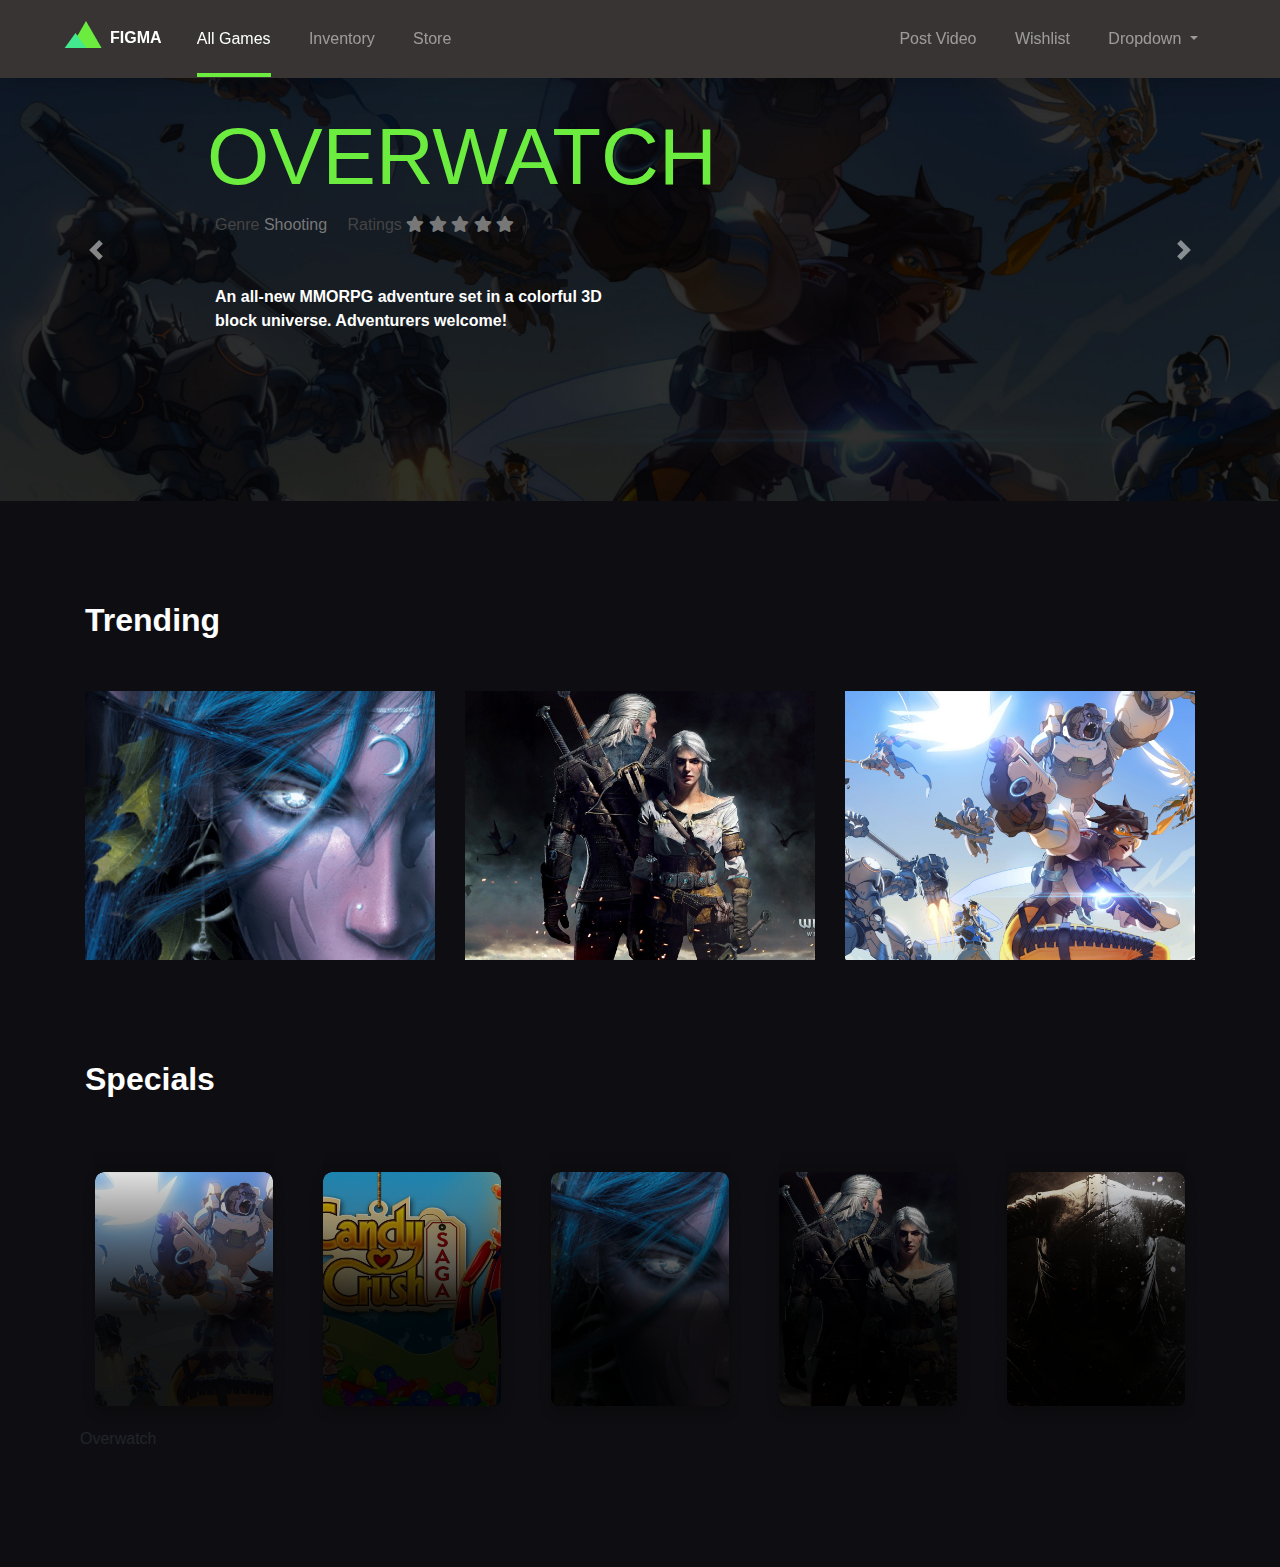
<file: index.html>
<!DOCTYPE html>
<html lang="en">
<head>
    <meta charset="UTF-8">
    <meta name="viewport" content="width=device-width, initial-scale=1.0">
    <meta http-equiv="X-UA-Compatible" content="ie=edge">
    <title>FIGMA</title>
    <link rel="shortcut icon" href="assets/img/favicons/favicon.ico">
    <link rel="stylesheet" href="assets/css/main.css">
    <script src="assets/js/lib/jquery-3.3.1.min.js"></script>
    <script src="assets/js/lib/bootstrap.min.js"></script>  
</head>
<body>
  <header>
    <nav id="menu" class="navbar navbar-expand-lg navbar-dark fixed-top">
      <div class="container-fluid">
        <a class="navbar-brand" href="#"><img src="assets/img/logo.png">FIGMA</a>
        <button class="navbar-toggler" type="button" data-toggle="collapse" data-target="#navbarSupportedContent" aria-controls="navbarSupportedContent" aria-expanded="false" aria-label="Toggle navigation">
            <i class="fas fa-bars"></i>
        </button>
      
        <div class="collapse navbar-collapse" id="navbarSupportedContent">
          <ul class="navbar-nav mr-auto">
            <li class="nav-item active">
              <a class="nav-link" href="#">All Games</a>
            </li>
            <li class="nav-item">
              <a class="nav-link" href="#">Inventory</a>
            </li>
            <li class="nav-item">
              <a class="nav-link" href="#">Store</a>
            </li>
          </ul>
          <ul class="navbar-nav">
            <li class="nav-item">
                <a class="nav-link" href="#">Post Video</a>
            </li>
            <li class="nav-item">
                <a class="nav-link" href="#">Wishlist</a>
            </li>
            <li class="nav-item dropdown">
              <a class="nav-link dropdown-toggle" href="#" id="navbarDropdown" role="button" data-toggle="dropdown" aria-haspopup="true" aria-expanded="false">
                Dropdown
              </a>
              <div class="dropdown-menu dropdown-menu-right" aria-labelledby="navbarDropdown">
                <a class="dropdown-item" href="#">Account</a>
                <a class="dropdown-item" href="#">Cart</a>
                <div class="dropdown-divider"></div>
                <a class="dropdown-item" href="#">Sign Out</a>
              </div>
            </li>
          </ul>
        </div>
      </div>
      </nav>
    </header>
    <section id="hero">
        <div id="carouselExampleControls" class="carousel slide" data-ride="carousel">
            <div class="carousel-inner">
              <div class="carousel-item active">
                <img class="d-block w-100" src="assets/img/hero.jpg" alt="First slide">
                 <div class="carousel-caption d-none d-md-block text-left align-items-center">
                    <div class="container">
                        <div class="hero-content">
                          <div class="hero-title">
                              <h1>Overwatch</h1>
                          </div>  
                          <div class="hero-info">
                            <div class="hero-genre">
                                <p>Genre <span>Shooting</span></p>
                            </div>
                            <div class="hero-ratings">
                              <p>Ratings
                                  <span>
                                  <i class="fas fa-star"></i>
                                  <i class="fas fa-star"></i>
                                  <i class="fas fa-star"></i>
                                  <i class="fas fa-star"></i>
                                  <i class="fas fa-star"></i>
                                </span>
                              </p>
                            </div>
                          </div>
                          <div class="hero-description">
                            <p>An all-new MMORPG adventure set in a colorful 3D <br>block universe. Adventurers welcome!</p>
                          </div>
                        </div>
                    </div>
                 </div>
              </div>
              <div class="carousel-item">
                <img class="d-block w-100" src="assets/img/hero_01.jpg" alt="Second slide">
                <div class="carousel-caption d-none d-md-block text-left align-items-center">
                    <div class="container">
                        <div class="hero-content">
                          <div class="hero-title">
                              <h1>Skyrim</h1>
                          </div>  
                          <div class="hero-info">
                            <div class="hero-genre">
                                <p>Genre <span>Shooting</span></p>
                            </div>
                            <div class="hero-ratings">
                              <p>Ratings
                                  <span>
                                  <i class="fas fa-star"></i>
                                  <i class="fas fa-star"></i>
                                  <i class="fas fa-star"></i>
                                  <i class="fas fa-star"></i>
                                  <i class="fas fa-star"></i>
                                </span>
                              </p>
                            </div>
                          </div>
                          <div class="hero-description">
                            <p>An all-new MMORPG adventure set in a colorful 3D <br>block universe. Adventurers welcome!</p>
                          </div>
                        </div>
                    </div>
                 </div>
              </div>
              <div class="carousel-item">
                <img class="d-block w-100" src="assets/img/hero_01.jpg" alt="Third slide">
                <div class="carousel-caption d-none d-md-block text-left align-items-center">
                    <div class="container">
                        <div class="hero-content">
                          <div class="hero-title">
                              <h1>Overwatch</h1>
                          </div>  
                          <div class="hero-info">
                            <div class="hero-genre">
                                <p>Genre <span>Shooting</span></p>
                            </div>
                            <div class="hero-ratings">
                              <p>Ratings
                                  <span>
                                  <i class="fas fa-star"></i>
                                  <i class="fas fa-star"></i>
                                  <i class="fas fa-star"></i>
                                  <i class="fas fa-star"></i>
                                  <i class="fas fa-star"></i>
                                </span>
                              </p>
                            </div>
                          </div>
                          <div class="hero-description">
                            <p>An all-new MMORPG adventure set in a colorful 3D <br>block universe. Adventurers welcome!</p>
                          </div>
                        </div>
                    </div>
                 </div>
              </div>
            </div>
            <a class="carousel-control-prev" href="#carouselExampleControls" role="button" data-slide="prev">
              <span class="carousel-control-prev-icon" aria-hidden="true"></span>
              <span class="sr-only">Previous</span>
            </a>
            <a class="carousel-control-next" href="#carouselExampleControls" role="button" data-slide="next">
              <span class="carousel-control-next-icon" aria-hidden="true"></span>
              <span class="sr-only">Next</span>
            </a>
          </div>
    </section>
    <section id="trending">
      <div class="container">
        <h2>Trending</h2>
        <div class="row">
          <div class="col-lg-4 col-md-4">
            <img class="img-responsive" src="assets/img/trending_01.jpg" alt="world of warcraft">
          </div>
          <div class="col-lg-4 col-md-4">
              <img class="img-responsive" src="assets/img/trending_02.jpg" alt="witcher">
          </div>
          <div class="col-lg-4 col-md-4">
              <img class="img-responsive" src="assets/img/trending_03.jpg" alt="overwatch">
          </div>
        </div>
      </div>
    </section>
    <section id="specials">
        <div class="container">
          <h2>Specials</h2>
          <div class="row">
            <div class="col-lg-15 col-md-15 col-sm-15">
              <img class="img-responsive" src="assets/img/special_overwatch.png" alt="world of warcraft">
              <p>Overwatch</p>
            </div>
            <div class="col-lg-15 col-md-15 col-sm-15">
                <img class="img-responsive" src="assets/img/special_candycrush.png" alt="witcher">
            </div>
            <div class="col-lg-15 col-md-15 col-sm-15">
                <img class="img-responsive" src="assets/img/special_wow.png" alt="overwatch">
            </div>
            <div class="col-lg-15 col-md-15 col-sm-15">
                <img class="img-responsive" src="assets/img/special_witcher.png" alt="overwatch">
            </div>
            <div class="col-lg-15 col-md-15 col-sm-15">
                <img class="img-responsive" src="assets/img/special_skyrim.png" alt="overwatch">
            </div>
          </div>
        </div>
    </section>
  



      <script src="assets/js/main.js"></script>
</body>
</html>
</file>
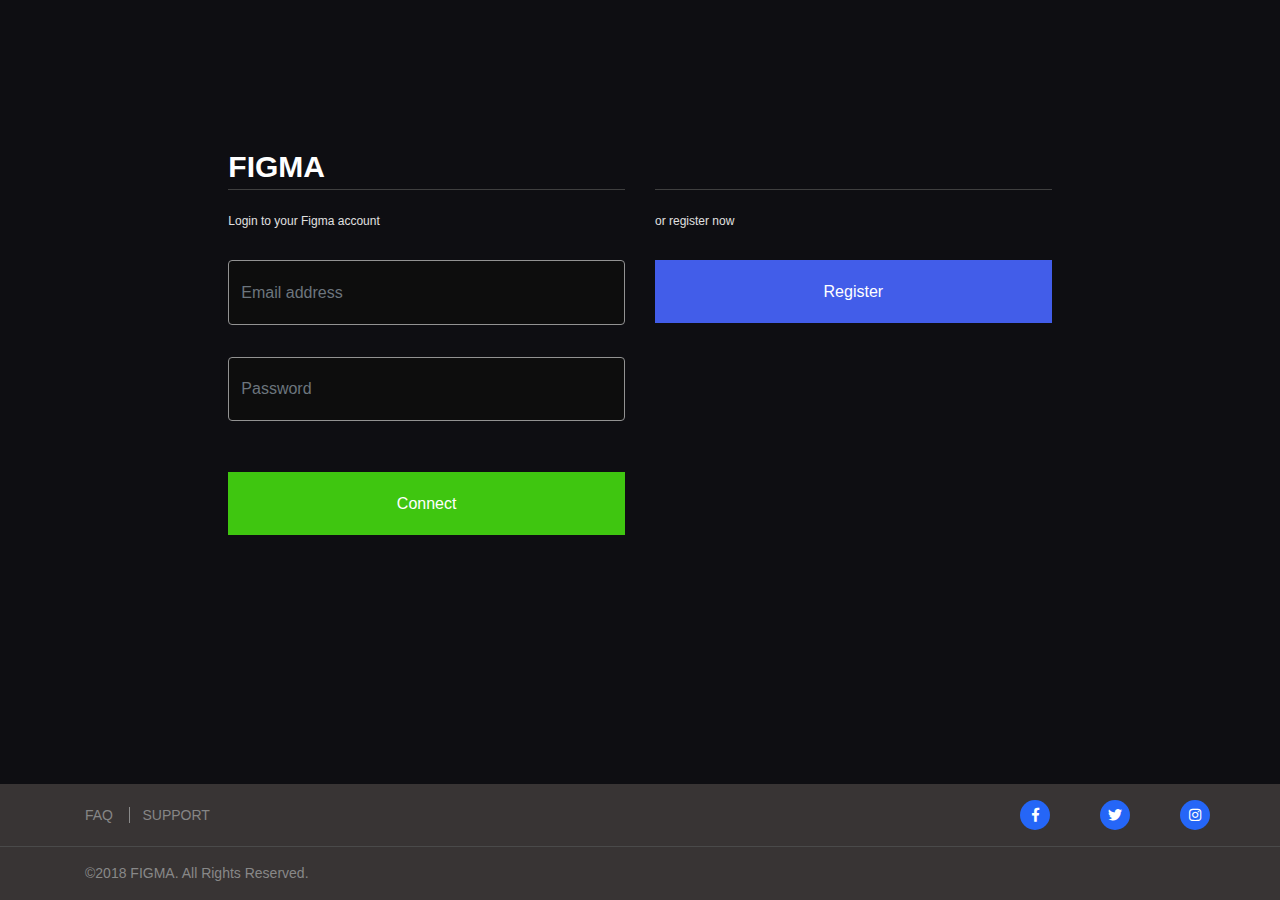
<file: login.html>
<!DOCTYPE html>
<html lang="en">
<head>
    <meta charset="UTF-8">
    <meta name="viewport" content="width=device-width, initial-scale=1.0">
    <meta http-equiv="X-UA-Compatible" content="ie=edge">
    <title>FIGMA</title>
    <link rel="shortcut icon" href="assets/img/favicons/favicon.ico">
    <link rel="stylesheet" href="assets/css/main.css">
    <script src="assets/js/lib/jquery-3.3.1.min.js"></script>
    <script src="assets/js/lib/bootstrap.min.js"></script>  
</head>
<body>
    <div class="container col-lg-8 login-page">
        
        <form action="" id="login" class="row justify-content-between">
            <div class="col-lg-12">
                <a href="#" class="logo">FIGMA</a>
            </div>
            <div class="col-lg-6 col-md-6">
                <h5>Login to your Figma account</h5>
                <div class="form-group">
                    <input type="text" id="email" class="form-control" placeholder="Email address">
                </div>
                <div class="form-group">
                    <input type="password" id="password" class="form-control" placeholder="Password">
                </div>
                <div class="form-group">
                    <button id="btn-green" class="form-control">Connect</button>
                </div>
            </div>
            <div class="col-lg-6 col-md-6">
                <h5>or register now</h5>
                <button id="btn-blue" class="form-control">Register</button>
            </div>
        </form>
       
    </div>
    <footer>
        <div class="container">
            <div class="row justify-content-between align-items-center extra-info">
                <div class="extra col-lg-4 col-md-4 col-sm-6 col-xs-6">
                    <a href="">Faq</a>
                    <a href="">Support</a>
                </div>
                <ul class="social-media col-lg-2 col-md-4 col-sm-6 col-xs-6 d-flex justify-content-between">
                    <li><a href="#"><i class="fab fa-facebook-f"></i></a></li>
                    <li><a href="#"><i class="fab fa-twitter"></i></a></li>
                    <li><a href="#"><i class="fab fa-instagram"></i></a></li>
                </ul>
            </div>
        </div>
        <div id="copyright">
            <div class="container">
                <div class="row">
                    <div class="copyright col-lg-4 col-sm-12">
                        <p>©2018 FIGMA. All Rights Reserved.</p>
                    </div>
                </div>
            </div>
        </div>
    </footer>
  



      <script src="assets/js/main.js"></script>
</body>
</html>
</file>
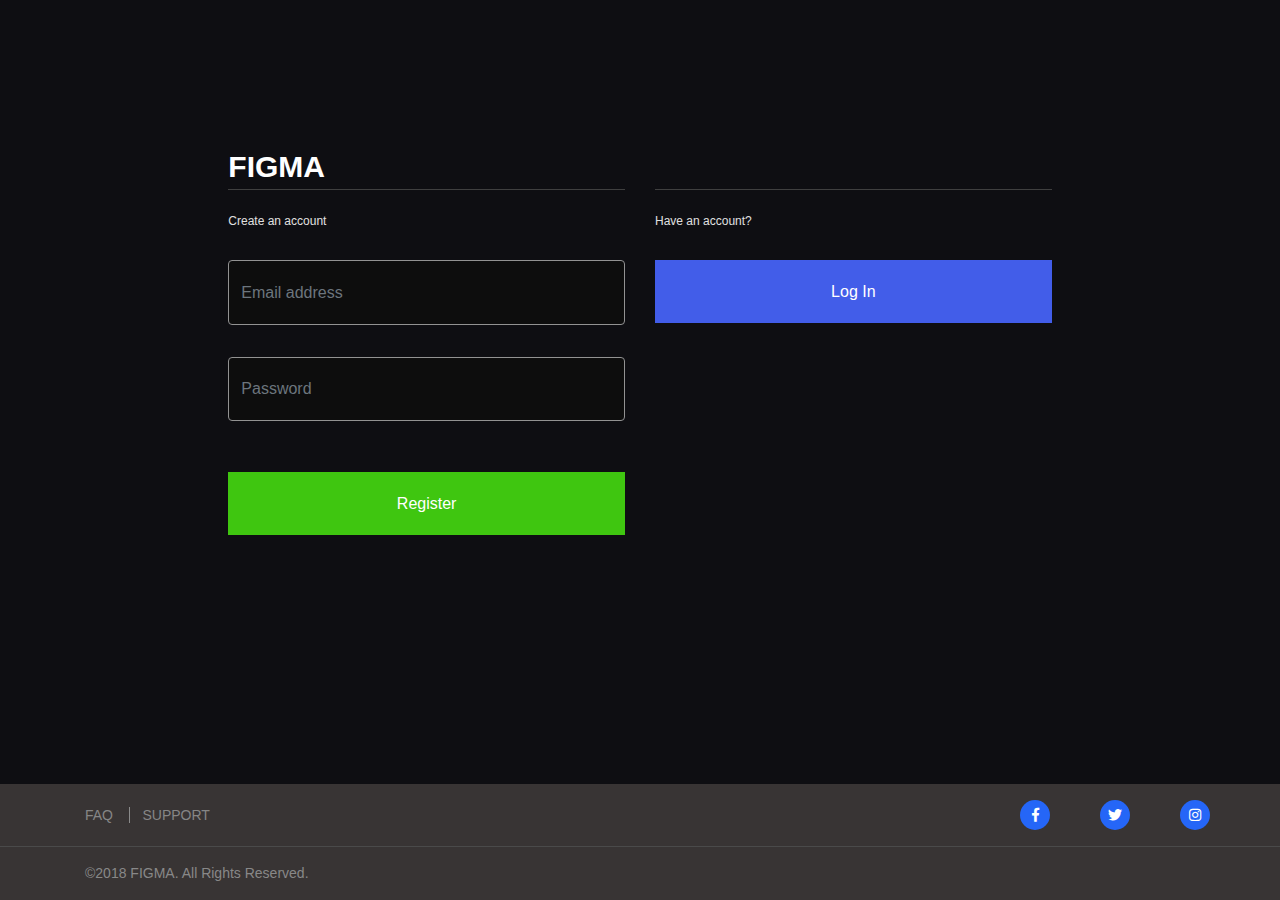
<file: register.html>
<!DOCTYPE html>
<html lang="en">
<head>
    <meta charset="UTF-8">
    <meta name="viewport" content="width=device-width, initial-scale=1.0">
    <meta http-equiv="X-UA-Compatible" content="ie=edge">
    <title>FIGMA</title>
    <link rel="shortcut icon" href="assets/img/favicons/favicon.ico">
    <link rel="stylesheet" href="assets/css/main.css">
    <script src="assets/js/lib/jquery-3.3.1.min.js"></script>
    <script src="assets/js/lib/bootstrap.min.js"></script>  
</head>
<body>
    <div class="container col-lg-8 register-page">
        
        <form action="" id="register" class="row justify-content-between">
            <div class="col-lg-12">
                <a href="#" class="logo">FIGMA</a>
            </div>
            <div class="col-lg-6 col-md-6">
                <h5>Create an account</h5>
                <div class="form-group">
                    <input type="text" id="email" class="form-control" placeholder="Email address">
                </div>
                <div class="form-group">
                    <input type="password" id="password" class="form-control" placeholder="Password">
                </div>
                <div class="form-group">
                    <button id="btn-green" class="form-control">Register</button>
                </div>
            </div>
            <div class="col-lg-6 col-md-6">
                <h5>Have an account?</h5>
                <button id="btn-blue" class="form-control">Log In</button>
            </div>
        </form>
       
    </div>
    <footer>
        <div class="container">
            <div class="row justify-content-between align-items-center extra-info">
                <div class="extra col-lg-4 col-md-4 col-sm-6 col-xs-6">
                    <a href="">Faq</a>
                    <a href="">Support</a>
                </div>
                <ul class="social-media col-lg-2 col-md-4 col-sm-6 col-xs-6 d-flex justify-content-between">
                    <li><a href="#"><i class="fab fa-facebook-f"></i></a></li>
                    <li><a href="#"><i class="fab fa-twitter"></i></a></li>
                    <li><a href="#"><i class="fab fa-instagram"></i></a></li>
                </ul>
            </div>
        </div>
        <div id="copyright">
            <div class="container">
                <div class="row">
                    <div class="copyright col-lg-4 col-sm-12">
                        <p>©2018 FIGMA. All Rights Reserved.</p>
                    </div>
                </div>
            </div>
        </div>
    </footer>
  



      <script src="assets/js/main.js"></script>
</body>
</html>
</file>
<file: assets/css/main.css>
.col-xs-15,
.col-sm-15,
.col-md-15,
.col-lg-15 {
  position: relative;
  min-height: 1px;
  padding-right: 10px;
  padding-left: 10px;
}

.col-xs-15 {
  -webkit-box-flex: 0;
  -ms-flex: 0 0 20%;
  flex: 0 0 20%;
  max-width: 20%;
}

@media (min-width: 768px) {
  .col-sm-15 {
    -webkit-box-flex: 0;
    -ms-flex: 0 0 20%;
    flex: 0 0 20%;
    max-width: 20%;
  }
}

@media (min-width: 992px) {
  .col-md-15 {
    -webkit-box-flex: 0;
    -ms-flex: 0 0 20%;
    flex: 0 0 20%;
    max-width: 20%;
  }
}

@media (min-width: 1200px) {
  .col-lg-15 {
    -webkit-box-flex: 0;
    -ms-flex: 0 0 20%;
    flex: 0 0 20%;
    max-width: 20%;
  }
}

@media (min-width: 400px) {
  .col-xs-6 {
    -webkit-box-flex: 0;
    -ms-flex: 0 0 50%;
    flex: 0 0 50%;
    max-width: 50%;
  }
}

@media (min-width: 300px) {
  .col-xxs-12 {
    -webkit-box-flex: 0;
    -ms-flex: 0 0 100%;
    flex: 0 0 100%;
    max-width: 100%;
  }
}

/*!
 * Bootstrap v4.0.0 (https://getbootstrap.com)
 * Copyright 2011-2018 The Bootstrap Authors
 * Copyright 2011-2018 Twitter, Inc.
 * Licensed under MIT (https://github.com/twbs/bootstrap/blob/master/LICENSE)
 */
:root {
  --blue: #007bff;
  --indigo: #6610f2;
  --purple: #6f42c1;
  --pink: #e83e8c;
  --red: #dc3545;
  --orange: #fd7e14;
  --yellow: #ffc107;
  --green: #28a745;
  --teal: #20c997;
  --cyan: #17a2b8;
  --white: #fff;
  --gray: #6c757d;
  --gray-dark: #343a40;
  --primary: #007bff;
  --secondary: #6c757d;
  --success: #28a745;
  --info: #17a2b8;
  --warning: #ffc107;
  --danger: #dc3545;
  --light: #f8f9fa;
  --dark: #343a40;
  --breakpoint-xs: 0;
  --breakpoint-sm: 576px;
  --breakpoint-md: 768px;
  --breakpoint-lg: 992px;
  --breakpoint-xl: 1200px;
  --font-family-sans-serif: -apple-system, BlinkMacSystemFont, "Segoe UI", Roboto, "Helvetica Neue", Arial, sans-serif, "Apple Color Emoji", "Segoe UI Emoji", "Segoe UI Symbol";
  --font-family-monospace: SFMono-Regular, Menlo, Monaco, Consolas, "Liberation Mono", "Courier New", monospace
;
}

*,
::after,
::before {
  -webkit-box-sizing: border-box;
          box-sizing: border-box;
}

html {
  font-family: sans-serif;
  line-height: 1.15;
  -webkit-text-size-adjust: 100%;
  -ms-text-size-adjust: 100%;
  -ms-overflow-style: scrollbar;
  -webkit-tap-highlight-color: transparent;
}

@-ms-viewport {
  width: device-width;
}

article,
aside,
dialog,
figcaption,
figure,
footer,
header,
hgroup,
main,
nav,
section {
  display: block;
}

body {
  margin: 0;
  font-family: -apple-system, BlinkMacSystemFont, "Segoe UI", Roboto, "Helvetica Neue", Arial, sans-serif, "Apple Color Emoji", "Segoe UI Emoji", "Segoe UI Symbol";
  font-size: 1rem;
  font-weight: 400;
  line-height: 1.5;
  color: #212529;
  text-align: left;
  background-color: #fff;
}

[tabindex="-1"]:focus {
  outline: 0 !important;
}

hr {
  -webkit-box-sizing: content-box;
          box-sizing: content-box;
  height: 0;
  overflow: visible;
}

h1,
h2,
h3,
h4,
h5,
h6 {
  margin-top: 0;
  margin-bottom: .5rem;
}

p {
  margin-top: 0;
  margin-bottom: 1rem;
}

abbr[data-original-title],
abbr[title] {
  text-decoration: underline;
  -webkit-text-decoration: underline dotted;
  text-decoration: underline dotted;
  cursor: help;
  border-bottom: 0;
}

address {
  margin-bottom: 1rem;
  font-style: normal;
  line-height: inherit;
}

dl,
ol,
ul {
  margin-top: 0;
  margin-bottom: 1rem;
}

ol ol,
ol ul,
ul ol,
ul ul {
  margin-bottom: 0;
}

dt {
  font-weight: 700;
}

dd {
  margin-bottom: .5rem;
  margin-left: 0;
}

blockquote {
  margin: 0 0 1rem;
}

dfn {
  font-style: italic;
}

b,
strong {
  font-weight: bolder;
}

small {
  font-size: 80%;
}

sub,
sup {
  position: relative;
  font-size: 75%;
  line-height: 0;
  vertical-align: baseline;
}

sub {
  bottom: -.25em;
}

sup {
  top: -.5em;
}

a {
  color: #007bff;
  text-decoration: none;
  background-color: transparent;
  -webkit-text-decoration-skip: objects;
}

a:hover {
  color: #0056b3;
  text-decoration: underline;
}

a:not([href]):not([tabindex]) {
  color: inherit;
  text-decoration: none;
}

a:not([href]):not([tabindex]):focus,
a:not([href]):not([tabindex]):hover {
  color: inherit;
  text-decoration: none;
}

a:not([href]):not([tabindex]):focus {
  outline: 0;
}

code,
kbd,
pre,
samp {
  font-family: monospace, monospace;
  font-size: 1em;
}

pre {
  margin-top: 0;
  margin-bottom: 1rem;
  overflow: auto;
  -ms-overflow-style: scrollbar;
}

figure {
  margin: 0 0 1rem;
}

img {
  vertical-align: middle;
  border-style: none;
}

svg:not(:root) {
  overflow: hidden;
}

table {
  border-collapse: collapse;
}

caption {
  padding-top: .75rem;
  padding-bottom: .75rem;
  color: #6c757d;
  text-align: left;
  caption-side: bottom;
}

th {
  text-align: inherit;
}

label {
  display: inline-block;
  margin-bottom: .5rem;
}

button {
  border-radius: 0;
}

button,
input,
optgroup,
select,
textarea {
  margin: 0;
  font-family: inherit;
  font-size: inherit;
  line-height: inherit;
}

button,
input {
  overflow: visible;
}

button,
select {
  text-transform: none;
}

[type=reset],
[type=submit],
button,
html [type=button] {
  -webkit-appearance: button;
}

[type=button]::-moz-focus-inner,
[type=reset]::-moz-focus-inner,
[type=submit]::-moz-focus-inner,
button::-moz-focus-inner {
  padding: 0;
  border-style: none;
}

input[type=checkbox],
input[type=radio] {
  -webkit-box-sizing: border-box;
          box-sizing: border-box;
  padding: 0;
}

input[type=date],
input[type=datetime-local],
input[type=month],
input[type=time] {
  -webkit-appearance: listbox;
}

textarea {
  overflow: auto;
  resize: vertical;
}

fieldset {
  min-width: 0;
  padding: 0;
  margin: 0;
  border: 0;
}

legend {
  display: block;
  width: 100%;
  max-width: 100%;
  padding: 0;
  margin-bottom: .5rem;
  font-size: 1.5rem;
  line-height: inherit;
  color: inherit;
  white-space: normal;
}

progress {
  vertical-align: baseline;
}

[type=number]::-webkit-inner-spin-button,
[type=number]::-webkit-outer-spin-button {
  height: auto;
}

[type=search] {
  outline-offset: -2px;
  -webkit-appearance: none;
}

[type=search]::-webkit-search-cancel-button,
[type=search]::-webkit-search-decoration {
  -webkit-appearance: none;
}

::-webkit-file-upload-button {
  font: inherit;
  -webkit-appearance: button;
}

output {
  display: inline-block;
}

summary {
  display: list-item;
  cursor: pointer;
}

template {
  display: none;
}

[hidden] {
  display: none !important;
}

.h1,
.h2,
.h3,
.h4,
.h5,
.h6,
h1,
h2,
h3,
h4,
h5,
h6 {
  margin-bottom: .5rem;
  font-family: inherit;
  font-weight: 500;
  line-height: 1.2;
  color: inherit;
}

.h1,
h1 {
  font-size: 2.5rem;
}

.h2,
h2 {
  font-size: 2rem;
}

.h3,
h3 {
  font-size: 1.75rem;
}

.h4,
h4 {
  font-size: 1.5rem;
}

.h5,
h5 {
  font-size: 1.25rem;
}

.h6,
h6 {
  font-size: 1rem;
}

.lead {
  font-size: 1.25rem;
  font-weight: 300;
}

.display-1 {
  font-size: 6rem;
  font-weight: 300;
  line-height: 1.2;
}

.display-2 {
  font-size: 5.5rem;
  font-weight: 300;
  line-height: 1.2;
}

.display-3 {
  font-size: 4.5rem;
  font-weight: 300;
  line-height: 1.2;
}

.display-4 {
  font-size: 3.5rem;
  font-weight: 300;
  line-height: 1.2;
}

hr {
  margin-top: 1rem;
  margin-bottom: 1rem;
  border: 0;
  border-top: 1px solid rgba(0, 0, 0, 0.1);
}

.small,
small {
  font-size: 80%;
  font-weight: 400;
}

.mark,
mark {
  padding: .2em;
  background-color: #fcf8e3;
}

.list-unstyled {
  padding-left: 0;
  list-style: none;
}

.list-inline {
  padding-left: 0;
  list-style: none;
}

.list-inline-item {
  display: inline-block;
}

.list-inline-item:not(:last-child) {
  margin-right: .5rem;
}

.initialism {
  font-size: 90%;
  text-transform: uppercase;
}

.blockquote {
  margin-bottom: 1rem;
  font-size: 1.25rem;
}

.blockquote-footer {
  display: block;
  font-size: 80%;
  color: #6c757d;
}

.blockquote-footer::before {
  content: "\2014 \00A0";
}

.img-fluid {
  max-width: 100%;
  height: auto;
}

.img-thumbnail {
  padding: .25rem;
  background-color: #fff;
  border: 1px solid #dee2e6;
  border-radius: .25rem;
  max-width: 100%;
  height: auto;
}

.figure {
  display: inline-block;
}

.figure-img {
  margin-bottom: .5rem;
  line-height: 1;
}

.figure-caption {
  font-size: 90%;
  color: #6c757d;
}

code,
kbd,
pre,
samp {
  font-family: SFMono-Regular, Menlo, Monaco, Consolas, "Liberation Mono", "Courier New", monospace;
}

code {
  font-size: 87.5%;
  color: #e83e8c;
  word-break: break-word;
}

a > code {
  color: inherit;
}

kbd {
  padding: .2rem .4rem;
  font-size: 87.5%;
  color: #fff;
  background-color: #212529;
  border-radius: .2rem;
}

kbd kbd {
  padding: 0;
  font-size: 100%;
  font-weight: 700;
}

pre {
  display: block;
  font-size: 87.5%;
  color: #212529;
}

pre code {
  font-size: inherit;
  color: inherit;
  word-break: normal;
}

.pre-scrollable {
  max-height: 340px;
  overflow-y: scroll;
}

.container {
  width: 100%;
  padding-right: 15px;
  padding-left: 15px;
  margin-right: auto;
  margin-left: auto;
}

@media (min-width: 576px) {
  .container {
    max-width: 540px;
  }
}

@media (min-width: 768px) {
  .container {
    max-width: 720px;
  }
}

@media (min-width: 992px) {
  .container {
    max-width: 960px;
  }
}

@media (min-width: 1200px) {
  .container {
    max-width: 1140px;
  }
}

.container-fluid {
  width: 100%;
  padding-right: 15px;
  padding-left: 15px;
  margin-right: auto;
  margin-left: auto;
}

.row {
  display: -webkit-box;
  display: -ms-flexbox;
  display: flex;
  -ms-flex-wrap: wrap;
  flex-wrap: wrap;
  margin-right: -15px;
  margin-left: -15px;
}

.no-gutters {
  margin-right: 0;
  margin-left: 0;
}

.no-gutters > .col,
.no-gutters > [class*=col-] {
  padding-right: 0;
  padding-left: 0;
}

.col,
.col-1,
.col-10,
.col-11,
.col-12,
.col-2,
.col-3,
.col-4,
.col-5,
.col-6,
.col-7,
.col-8,
.col-9,
.col-auto,
.col-lg,
.col-lg-1,
.col-lg-10,
.col-lg-11,
.col-lg-12,
.col-lg-2,
.col-lg-3,
.col-lg-4,
.col-lg-5,
.col-lg-6,
.col-lg-7,
.col-lg-8,
.col-lg-9,
.col-lg-auto,
.col-md,
.col-md-1,
.col-md-10,
.col-md-11,
.col-md-12,
.col-md-2,
.col-md-3,
.col-md-4,
.col-md-5,
.col-md-6,
.col-md-7,
.col-md-8,
.col-md-9,
.col-md-auto,
.col-sm,
.col-sm-1,
.col-sm-10,
.col-sm-11,
.col-sm-12,
.col-sm-2,
.col-sm-3,
.col-sm-4,
.col-sm-5,
.col-sm-6,
.col-sm-7,
.col-sm-8,
.col-sm-9,
.col-sm-auto,
.col-xl,
.col-xl-1,
.col-xl-10,
.col-xl-11,
.col-xl-12,
.col-xl-2,
.col-xl-3,
.col-xl-4,
.col-xl-5,
.col-xl-6,
.col-xl-7,
.col-xl-8,
.col-xl-9,
.col-xl-auto {
  position: relative;
  width: 100%;
  min-height: 1px;
  padding-right: 15px;
  padding-left: 15px;
}

.col {
  -ms-flex-preferred-size: 0;
  flex-basis: 0;
  -webkit-box-flex: 1;
  -ms-flex-positive: 1;
  flex-grow: 1;
  max-width: 100%;
}

.col-auto {
  -webkit-box-flex: 0;
  -ms-flex: 0 0 auto;
  flex: 0 0 auto;
  width: auto;
  max-width: none;
}

.col-1 {
  -webkit-box-flex: 0;
  -ms-flex: 0 0 8.333333%;
  flex: 0 0 8.333333%;
  max-width: 8.333333%;
}

.col-2 {
  -webkit-box-flex: 0;
  -ms-flex: 0 0 16.666667%;
  flex: 0 0 16.666667%;
  max-width: 16.666667%;
}

.col-3 {
  -webkit-box-flex: 0;
  -ms-flex: 0 0 25%;
  flex: 0 0 25%;
  max-width: 25%;
}

.col-4 {
  -webkit-box-flex: 0;
  -ms-flex: 0 0 33.333333%;
  flex: 0 0 33.333333%;
  max-width: 33.333333%;
}

.col-5 {
  -webkit-box-flex: 0;
  -ms-flex: 0 0 41.666667%;
  flex: 0 0 41.666667%;
  max-width: 41.666667%;
}

.col-6 {
  -webkit-box-flex: 0;
  -ms-flex: 0 0 50%;
  flex: 0 0 50%;
  max-width: 50%;
}

.col-7 {
  -webkit-box-flex: 0;
  -ms-flex: 0 0 58.333333%;
  flex: 0 0 58.333333%;
  max-width: 58.333333%;
}

.col-8 {
  -webkit-box-flex: 0;
  -ms-flex: 0 0 66.666667%;
  flex: 0 0 66.666667%;
  max-width: 66.666667%;
}

.col-9 {
  -webkit-box-flex: 0;
  -ms-flex: 0 0 75%;
  flex: 0 0 75%;
  max-width: 75%;
}

.col-10 {
  -webkit-box-flex: 0;
  -ms-flex: 0 0 83.333333%;
  flex: 0 0 83.333333%;
  max-width: 83.333333%;
}

.col-11 {
  -webkit-box-flex: 0;
  -ms-flex: 0 0 91.666667%;
  flex: 0 0 91.666667%;
  max-width: 91.666667%;
}

.col-12 {
  -webkit-box-flex: 0;
  -ms-flex: 0 0 100%;
  flex: 0 0 100%;
  max-width: 100%;
}

.order-first {
  -webkit-box-ordinal-group: 0;
  -ms-flex-order: -1;
  order: -1;
}

.order-last {
  -webkit-box-ordinal-group: 14;
  -ms-flex-order: 13;
  order: 13;
}

.order-0 {
  -webkit-box-ordinal-group: 1;
  -ms-flex-order: 0;
  order: 0;
}

.order-1 {
  -webkit-box-ordinal-group: 2;
  -ms-flex-order: 1;
  order: 1;
}

.order-2 {
  -webkit-box-ordinal-group: 3;
  -ms-flex-order: 2;
  order: 2;
}

.order-3 {
  -webkit-box-ordinal-group: 4;
  -ms-flex-order: 3;
  order: 3;
}

.order-4 {
  -webkit-box-ordinal-group: 5;
  -ms-flex-order: 4;
  order: 4;
}

.order-5 {
  -webkit-box-ordinal-group: 6;
  -ms-flex-order: 5;
  order: 5;
}

.order-6 {
  -webkit-box-ordinal-group: 7;
  -ms-flex-order: 6;
  order: 6;
}

.order-7 {
  -webkit-box-ordinal-group: 8;
  -ms-flex-order: 7;
  order: 7;
}

.order-8 {
  -webkit-box-ordinal-group: 9;
  -ms-flex-order: 8;
  order: 8;
}

.order-9 {
  -webkit-box-ordinal-group: 10;
  -ms-flex-order: 9;
  order: 9;
}

.order-10 {
  -webkit-box-ordinal-group: 11;
  -ms-flex-order: 10;
  order: 10;
}

.order-11 {
  -webkit-box-ordinal-group: 12;
  -ms-flex-order: 11;
  order: 11;
}

.order-12 {
  -webkit-box-ordinal-group: 13;
  -ms-flex-order: 12;
  order: 12;
}

.offset-1 {
  margin-left: 8.333333%;
}

.offset-2 {
  margin-left: 16.666667%;
}

.offset-3 {
  margin-left: 25%;
}

.offset-4 {
  margin-left: 33.333333%;
}

.offset-5 {
  margin-left: 41.666667%;
}

.offset-6 {
  margin-left: 50%;
}

.offset-7 {
  margin-left: 58.333333%;
}

.offset-8 {
  margin-left: 66.666667%;
}

.offset-9 {
  margin-left: 75%;
}

.offset-10 {
  margin-left: 83.333333%;
}

.offset-11 {
  margin-left: 91.666667%;
}

@media (min-width: 576px) {
  .col-sm {
    -ms-flex-preferred-size: 0;
    flex-basis: 0;
    -webkit-box-flex: 1;
    -ms-flex-positive: 1;
    flex-grow: 1;
    max-width: 100%;
  }
  .col-sm-auto {
    -webkit-box-flex: 0;
    -ms-flex: 0 0 auto;
    flex: 0 0 auto;
    width: auto;
    max-width: none;
  }
  .col-sm-1 {
    -webkit-box-flex: 0;
    -ms-flex: 0 0 8.333333%;
    flex: 0 0 8.333333%;
    max-width: 8.333333%;
  }
  .col-sm-2 {
    -webkit-box-flex: 0;
    -ms-flex: 0 0 16.666667%;
    flex: 0 0 16.666667%;
    max-width: 16.666667%;
  }
  .col-sm-3 {
    -webkit-box-flex: 0;
    -ms-flex: 0 0 25%;
    flex: 0 0 25%;
    max-width: 25%;
  }
  .col-sm-4 {
    -webkit-box-flex: 0;
    -ms-flex: 0 0 33.333333%;
    flex: 0 0 33.333333%;
    max-width: 33.333333%;
  }
  .col-sm-5 {
    -webkit-box-flex: 0;
    -ms-flex: 0 0 41.666667%;
    flex: 0 0 41.666667%;
    max-width: 41.666667%;
  }
  .col-sm-6 {
    -webkit-box-flex: 0;
    -ms-flex: 0 0 50%;
    flex: 0 0 50%;
    max-width: 50%;
  }
  .col-sm-7 {
    -webkit-box-flex: 0;
    -ms-flex: 0 0 58.333333%;
    flex: 0 0 58.333333%;
    max-width: 58.333333%;
  }
  .col-sm-8 {
    -webkit-box-flex: 0;
    -ms-flex: 0 0 66.666667%;
    flex: 0 0 66.666667%;
    max-width: 66.666667%;
  }
  .col-sm-9 {
    -webkit-box-flex: 0;
    -ms-flex: 0 0 75%;
    flex: 0 0 75%;
    max-width: 75%;
  }
  .col-sm-10 {
    -webkit-box-flex: 0;
    -ms-flex: 0 0 83.333333%;
    flex: 0 0 83.333333%;
    max-width: 83.333333%;
  }
  .col-sm-11 {
    -webkit-box-flex: 0;
    -ms-flex: 0 0 91.666667%;
    flex: 0 0 91.666667%;
    max-width: 91.666667%;
  }
  .col-sm-12 {
    -webkit-box-flex: 0;
    -ms-flex: 0 0 100%;
    flex: 0 0 100%;
    max-width: 100%;
  }
  .order-sm-first {
    -webkit-box-ordinal-group: 0;
    -ms-flex-order: -1;
    order: -1;
  }
  .order-sm-last {
    -webkit-box-ordinal-group: 14;
    -ms-flex-order: 13;
    order: 13;
  }
  .order-sm-0 {
    -webkit-box-ordinal-group: 1;
    -ms-flex-order: 0;
    order: 0;
  }
  .order-sm-1 {
    -webkit-box-ordinal-group: 2;
    -ms-flex-order: 1;
    order: 1;
  }
  .order-sm-2 {
    -webkit-box-ordinal-group: 3;
    -ms-flex-order: 2;
    order: 2;
  }
  .order-sm-3 {
    -webkit-box-ordinal-group: 4;
    -ms-flex-order: 3;
    order: 3;
  }
  .order-sm-4 {
    -webkit-box-ordinal-group: 5;
    -ms-flex-order: 4;
    order: 4;
  }
  .order-sm-5 {
    -webkit-box-ordinal-group: 6;
    -ms-flex-order: 5;
    order: 5;
  }
  .order-sm-6 {
    -webkit-box-ordinal-group: 7;
    -ms-flex-order: 6;
    order: 6;
  }
  .order-sm-7 {
    -webkit-box-ordinal-group: 8;
    -ms-flex-order: 7;
    order: 7;
  }
  .order-sm-8 {
    -webkit-box-ordinal-group: 9;
    -ms-flex-order: 8;
    order: 8;
  }
  .order-sm-9 {
    -webkit-box-ordinal-group: 10;
    -ms-flex-order: 9;
    order: 9;
  }
  .order-sm-10 {
    -webkit-box-ordinal-group: 11;
    -ms-flex-order: 10;
    order: 10;
  }
  .order-sm-11 {
    -webkit-box-ordinal-group: 12;
    -ms-flex-order: 11;
    order: 11;
  }
  .order-sm-12 {
    -webkit-box-ordinal-group: 13;
    -ms-flex-order: 12;
    order: 12;
  }
  .offset-sm-0 {
    margin-left: 0;
  }
  .offset-sm-1 {
    margin-left: 8.333333%;
  }
  .offset-sm-2 {
    margin-left: 16.666667%;
  }
  .offset-sm-3 {
    margin-left: 25%;
  }
  .offset-sm-4 {
    margin-left: 33.333333%;
  }
  .offset-sm-5 {
    margin-left: 41.666667%;
  }
  .offset-sm-6 {
    margin-left: 50%;
  }
  .offset-sm-7 {
    margin-left: 58.333333%;
  }
  .offset-sm-8 {
    margin-left: 66.666667%;
  }
  .offset-sm-9 {
    margin-left: 75%;
  }
  .offset-sm-10 {
    margin-left: 83.333333%;
  }
  .offset-sm-11 {
    margin-left: 91.666667%;
  }
}

@media (min-width: 768px) {
  .col-md {
    -ms-flex-preferred-size: 0;
    flex-basis: 0;
    -webkit-box-flex: 1;
    -ms-flex-positive: 1;
    flex-grow: 1;
    max-width: 100%;
  }
  .col-md-auto {
    -webkit-box-flex: 0;
    -ms-flex: 0 0 auto;
    flex: 0 0 auto;
    width: auto;
    max-width: none;
  }
  .col-md-1 {
    -webkit-box-flex: 0;
    -ms-flex: 0 0 8.333333%;
    flex: 0 0 8.333333%;
    max-width: 8.333333%;
  }
  .col-md-2 {
    -webkit-box-flex: 0;
    -ms-flex: 0 0 16.666667%;
    flex: 0 0 16.666667%;
    max-width: 16.666667%;
  }
  .col-md-3 {
    -webkit-box-flex: 0;
    -ms-flex: 0 0 25%;
    flex: 0 0 25%;
    max-width: 25%;
  }
  .col-md-4 {
    -webkit-box-flex: 0;
    -ms-flex: 0 0 33.333333%;
    flex: 0 0 33.333333%;
    max-width: 33.333333%;
  }
  .col-md-5 {
    -webkit-box-flex: 0;
    -ms-flex: 0 0 41.666667%;
    flex: 0 0 41.666667%;
    max-width: 41.666667%;
  }
  .col-md-6 {
    -webkit-box-flex: 0;
    -ms-flex: 0 0 50%;
    flex: 0 0 50%;
    max-width: 50%;
  }
  .col-md-7 {
    -webkit-box-flex: 0;
    -ms-flex: 0 0 58.333333%;
    flex: 0 0 58.333333%;
    max-width: 58.333333%;
  }
  .col-md-8 {
    -webkit-box-flex: 0;
    -ms-flex: 0 0 66.666667%;
    flex: 0 0 66.666667%;
    max-width: 66.666667%;
  }
  .col-md-9 {
    -webkit-box-flex: 0;
    -ms-flex: 0 0 75%;
    flex: 0 0 75%;
    max-width: 75%;
  }
  .col-md-10 {
    -webkit-box-flex: 0;
    -ms-flex: 0 0 83.333333%;
    flex: 0 0 83.333333%;
    max-width: 83.333333%;
  }
  .col-md-11 {
    -webkit-box-flex: 0;
    -ms-flex: 0 0 91.666667%;
    flex: 0 0 91.666667%;
    max-width: 91.666667%;
  }
  .col-md-12 {
    -webkit-box-flex: 0;
    -ms-flex: 0 0 100%;
    flex: 0 0 100%;
    max-width: 100%;
  }
  .order-md-first {
    -webkit-box-ordinal-group: 0;
    -ms-flex-order: -1;
    order: -1;
  }
  .order-md-last {
    -webkit-box-ordinal-group: 14;
    -ms-flex-order: 13;
    order: 13;
  }
  .order-md-0 {
    -webkit-box-ordinal-group: 1;
    -ms-flex-order: 0;
    order: 0;
  }
  .order-md-1 {
    -webkit-box-ordinal-group: 2;
    -ms-flex-order: 1;
    order: 1;
  }
  .order-md-2 {
    -webkit-box-ordinal-group: 3;
    -ms-flex-order: 2;
    order: 2;
  }
  .order-md-3 {
    -webkit-box-ordinal-group: 4;
    -ms-flex-order: 3;
    order: 3;
  }
  .order-md-4 {
    -webkit-box-ordinal-group: 5;
    -ms-flex-order: 4;
    order: 4;
  }
  .order-md-5 {
    -webkit-box-ordinal-group: 6;
    -ms-flex-order: 5;
    order: 5;
  }
  .order-md-6 {
    -webkit-box-ordinal-group: 7;
    -ms-flex-order: 6;
    order: 6;
  }
  .order-md-7 {
    -webkit-box-ordinal-group: 8;
    -ms-flex-order: 7;
    order: 7;
  }
  .order-md-8 {
    -webkit-box-ordinal-group: 9;
    -ms-flex-order: 8;
    order: 8;
  }
  .order-md-9 {
    -webkit-box-ordinal-group: 10;
    -ms-flex-order: 9;
    order: 9;
  }
  .order-md-10 {
    -webkit-box-ordinal-group: 11;
    -ms-flex-order: 10;
    order: 10;
  }
  .order-md-11 {
    -webkit-box-ordinal-group: 12;
    -ms-flex-order: 11;
    order: 11;
  }
  .order-md-12 {
    -webkit-box-ordinal-group: 13;
    -ms-flex-order: 12;
    order: 12;
  }
  .offset-md-0 {
    margin-left: 0;
  }
  .offset-md-1 {
    margin-left: 8.333333%;
  }
  .offset-md-2 {
    margin-left: 16.666667%;
  }
  .offset-md-3 {
    margin-left: 25%;
  }
  .offset-md-4 {
    margin-left: 33.333333%;
  }
  .offset-md-5 {
    margin-left: 41.666667%;
  }
  .offset-md-6 {
    margin-left: 50%;
  }
  .offset-md-7 {
    margin-left: 58.333333%;
  }
  .offset-md-8 {
    margin-left: 66.666667%;
  }
  .offset-md-9 {
    margin-left: 75%;
  }
  .offset-md-10 {
    margin-left: 83.333333%;
  }
  .offset-md-11 {
    margin-left: 91.666667%;
  }
}

@media (min-width: 992px) {
  .col-lg {
    -ms-flex-preferred-size: 0;
    flex-basis: 0;
    -webkit-box-flex: 1;
    -ms-flex-positive: 1;
    flex-grow: 1;
    max-width: 100%;
  }
  .col-lg-auto {
    -webkit-box-flex: 0;
    -ms-flex: 0 0 auto;
    flex: 0 0 auto;
    width: auto;
    max-width: none;
  }
  .col-lg-1 {
    -webkit-box-flex: 0;
    -ms-flex: 0 0 8.333333%;
    flex: 0 0 8.333333%;
    max-width: 8.333333%;
  }
  .col-lg-2 {
    -webkit-box-flex: 0;
    -ms-flex: 0 0 16.666667%;
    flex: 0 0 16.666667%;
    max-width: 16.666667%;
  }
  .col-lg-3 {
    -webkit-box-flex: 0;
    -ms-flex: 0 0 25%;
    flex: 0 0 25%;
    max-width: 25%;
  }
  .col-lg-4 {
    -webkit-box-flex: 0;
    -ms-flex: 0 0 33.333333%;
    flex: 0 0 33.333333%;
    max-width: 33.333333%;
  }
  .col-lg-5 {
    -webkit-box-flex: 0;
    -ms-flex: 0 0 41.666667%;
    flex: 0 0 41.666667%;
    max-width: 41.666667%;
  }
  .col-lg-6 {
    -webkit-box-flex: 0;
    -ms-flex: 0 0 50%;
    flex: 0 0 50%;
    max-width: 50%;
  }
  .col-lg-7 {
    -webkit-box-flex: 0;
    -ms-flex: 0 0 58.333333%;
    flex: 0 0 58.333333%;
    max-width: 58.333333%;
  }
  .col-lg-8 {
    -webkit-box-flex: 0;
    -ms-flex: 0 0 66.666667%;
    flex: 0 0 66.666667%;
    max-width: 66.666667%;
  }
  .col-lg-9 {
    -webkit-box-flex: 0;
    -ms-flex: 0 0 75%;
    flex: 0 0 75%;
    max-width: 75%;
  }
  .col-lg-10 {
    -webkit-box-flex: 0;
    -ms-flex: 0 0 83.333333%;
    flex: 0 0 83.333333%;
    max-width: 83.333333%;
  }
  .col-lg-11 {
    -webkit-box-flex: 0;
    -ms-flex: 0 0 91.666667%;
    flex: 0 0 91.666667%;
    max-width: 91.666667%;
  }
  .col-lg-12 {
    -webkit-box-flex: 0;
    -ms-flex: 0 0 100%;
    flex: 0 0 100%;
    max-width: 100%;
  }
  .order-lg-first {
    -webkit-box-ordinal-group: 0;
    -ms-flex-order: -1;
    order: -1;
  }
  .order-lg-last {
    -webkit-box-ordinal-group: 14;
    -ms-flex-order: 13;
    order: 13;
  }
  .order-lg-0 {
    -webkit-box-ordinal-group: 1;
    -ms-flex-order: 0;
    order: 0;
  }
  .order-lg-1 {
    -webkit-box-ordinal-group: 2;
    -ms-flex-order: 1;
    order: 1;
  }
  .order-lg-2 {
    -webkit-box-ordinal-group: 3;
    -ms-flex-order: 2;
    order: 2;
  }
  .order-lg-3 {
    -webkit-box-ordinal-group: 4;
    -ms-flex-order: 3;
    order: 3;
  }
  .order-lg-4 {
    -webkit-box-ordinal-group: 5;
    -ms-flex-order: 4;
    order: 4;
  }
  .order-lg-5 {
    -webkit-box-ordinal-group: 6;
    -ms-flex-order: 5;
    order: 5;
  }
  .order-lg-6 {
    -webkit-box-ordinal-group: 7;
    -ms-flex-order: 6;
    order: 6;
  }
  .order-lg-7 {
    -webkit-box-ordinal-group: 8;
    -ms-flex-order: 7;
    order: 7;
  }
  .order-lg-8 {
    -webkit-box-ordinal-group: 9;
    -ms-flex-order: 8;
    order: 8;
  }
  .order-lg-9 {
    -webkit-box-ordinal-group: 10;
    -ms-flex-order: 9;
    order: 9;
  }
  .order-lg-10 {
    -webkit-box-ordinal-group: 11;
    -ms-flex-order: 10;
    order: 10;
  }
  .order-lg-11 {
    -webkit-box-ordinal-group: 12;
    -ms-flex-order: 11;
    order: 11;
  }
  .order-lg-12 {
    -webkit-box-ordinal-group: 13;
    -ms-flex-order: 12;
    order: 12;
  }
  .offset-lg-0 {
    margin-left: 0;
  }
  .offset-lg-1 {
    margin-left: 8.333333%;
  }
  .offset-lg-2 {
    margin-left: 16.666667%;
  }
  .offset-lg-3 {
    margin-left: 25%;
  }
  .offset-lg-4 {
    margin-left: 33.333333%;
  }
  .offset-lg-5 {
    margin-left: 41.666667%;
  }
  .offset-lg-6 {
    margin-left: 50%;
  }
  .offset-lg-7 {
    margin-left: 58.333333%;
  }
  .offset-lg-8 {
    margin-left: 66.666667%;
  }
  .offset-lg-9 {
    margin-left: 75%;
  }
  .offset-lg-10 {
    margin-left: 83.333333%;
  }
  .offset-lg-11 {
    margin-left: 91.666667%;
  }
}

@media (min-width: 1200px) {
  .col-xl {
    -ms-flex-preferred-size: 0;
    flex-basis: 0;
    -webkit-box-flex: 1;
    -ms-flex-positive: 1;
    flex-grow: 1;
    max-width: 100%;
  }
  .col-xl-auto {
    -webkit-box-flex: 0;
    -ms-flex: 0 0 auto;
    flex: 0 0 auto;
    width: auto;
    max-width: none;
  }
  .col-xl-1 {
    -webkit-box-flex: 0;
    -ms-flex: 0 0 8.333333%;
    flex: 0 0 8.333333%;
    max-width: 8.333333%;
  }
  .col-xl-2 {
    -webkit-box-flex: 0;
    -ms-flex: 0 0 16.666667%;
    flex: 0 0 16.666667%;
    max-width: 16.666667%;
  }
  .col-xl-3 {
    -webkit-box-flex: 0;
    -ms-flex: 0 0 25%;
    flex: 0 0 25%;
    max-width: 25%;
  }
  .col-xl-4 {
    -webkit-box-flex: 0;
    -ms-flex: 0 0 33.333333%;
    flex: 0 0 33.333333%;
    max-width: 33.333333%;
  }
  .col-xl-5 {
    -webkit-box-flex: 0;
    -ms-flex: 0 0 41.666667%;
    flex: 0 0 41.666667%;
    max-width: 41.666667%;
  }
  .col-xl-6 {
    -webkit-box-flex: 0;
    -ms-flex: 0 0 50%;
    flex: 0 0 50%;
    max-width: 50%;
  }
  .col-xl-7 {
    -webkit-box-flex: 0;
    -ms-flex: 0 0 58.333333%;
    flex: 0 0 58.333333%;
    max-width: 58.333333%;
  }
  .col-xl-8 {
    -webkit-box-flex: 0;
    -ms-flex: 0 0 66.666667%;
    flex: 0 0 66.666667%;
    max-width: 66.666667%;
  }
  .col-xl-9 {
    -webkit-box-flex: 0;
    -ms-flex: 0 0 75%;
    flex: 0 0 75%;
    max-width: 75%;
  }
  .col-xl-10 {
    -webkit-box-flex: 0;
    -ms-flex: 0 0 83.333333%;
    flex: 0 0 83.333333%;
    max-width: 83.333333%;
  }
  .col-xl-11 {
    -webkit-box-flex: 0;
    -ms-flex: 0 0 91.666667%;
    flex: 0 0 91.666667%;
    max-width: 91.666667%;
  }
  .col-xl-12 {
    -webkit-box-flex: 0;
    -ms-flex: 0 0 100%;
    flex: 0 0 100%;
    max-width: 100%;
  }
  .order-xl-first {
    -webkit-box-ordinal-group: 0;
    -ms-flex-order: -1;
    order: -1;
  }
  .order-xl-last {
    -webkit-box-ordinal-group: 14;
    -ms-flex-order: 13;
    order: 13;
  }
  .order-xl-0 {
    -webkit-box-ordinal-group: 1;
    -ms-flex-order: 0;
    order: 0;
  }
  .order-xl-1 {
    -webkit-box-ordinal-group: 2;
    -ms-flex-order: 1;
    order: 1;
  }
  .order-xl-2 {
    -webkit-box-ordinal-group: 3;
    -ms-flex-order: 2;
    order: 2;
  }
  .order-xl-3 {
    -webkit-box-ordinal-group: 4;
    -ms-flex-order: 3;
    order: 3;
  }
  .order-xl-4 {
    -webkit-box-ordinal-group: 5;
    -ms-flex-order: 4;
    order: 4;
  }
  .order-xl-5 {
    -webkit-box-ordinal-group: 6;
    -ms-flex-order: 5;
    order: 5;
  }
  .order-xl-6 {
    -webkit-box-ordinal-group: 7;
    -ms-flex-order: 6;
    order: 6;
  }
  .order-xl-7 {
    -webkit-box-ordinal-group: 8;
    -ms-flex-order: 7;
    order: 7;
  }
  .order-xl-8 {
    -webkit-box-ordinal-group: 9;
    -ms-flex-order: 8;
    order: 8;
  }
  .order-xl-9 {
    -webkit-box-ordinal-group: 10;
    -ms-flex-order: 9;
    order: 9;
  }
  .order-xl-10 {
    -webkit-box-ordinal-group: 11;
    -ms-flex-order: 10;
    order: 10;
  }
  .order-xl-11 {
    -webkit-box-ordinal-group: 12;
    -ms-flex-order: 11;
    order: 11;
  }
  .order-xl-12 {
    -webkit-box-ordinal-group: 13;
    -ms-flex-order: 12;
    order: 12;
  }
  .offset-xl-0 {
    margin-left: 0;
  }
  .offset-xl-1 {
    margin-left: 8.333333%;
  }
  .offset-xl-2 {
    margin-left: 16.666667%;
  }
  .offset-xl-3 {
    margin-left: 25%;
  }
  .offset-xl-4 {
    margin-left: 33.333333%;
  }
  .offset-xl-5 {
    margin-left: 41.666667%;
  }
  .offset-xl-6 {
    margin-left: 50%;
  }
  .offset-xl-7 {
    margin-left: 58.333333%;
  }
  .offset-xl-8 {
    margin-left: 66.666667%;
  }
  .offset-xl-9 {
    margin-left: 75%;
  }
  .offset-xl-10 {
    margin-left: 83.333333%;
  }
  .offset-xl-11 {
    margin-left: 91.666667%;
  }
}

.table {
  width: 100%;
  max-width: 100%;
  margin-bottom: 1rem;
  background-color: transparent;
}

.table td,
.table th {
  padding: .75rem;
  vertical-align: top;
  border-top: 1px solid #dee2e6;
}

.table thead th {
  vertical-align: bottom;
  border-bottom: 2px solid #dee2e6;
}

.table tbody + tbody {
  border-top: 2px solid #dee2e6;
}

.table .table {
  background-color: #fff;
}

.table-sm td,
.table-sm th {
  padding: .3rem;
}

.table-bordered {
  border: 1px solid #dee2e6;
}

.table-bordered td,
.table-bordered th {
  border: 1px solid #dee2e6;
}

.table-bordered thead td,
.table-bordered thead th {
  border-bottom-width: 2px;
}

.table-striped tbody tr:nth-of-type(odd) {
  background-color: rgba(0, 0, 0, 0.05);
}

.table-hover tbody tr:hover {
  background-color: rgba(0, 0, 0, 0.075);
}

.table-primary,
.table-primary > td,
.table-primary > th {
  background-color: #b8daff;
}

.table-hover .table-primary:hover {
  background-color: #9fcdff;
}

.table-hover .table-primary:hover > td,
.table-hover .table-primary:hover > th {
  background-color: #9fcdff;
}

.table-secondary,
.table-secondary > td,
.table-secondary > th {
  background-color: #d6d8db;
}

.table-hover .table-secondary:hover {
  background-color: #c8cbcf;
}

.table-hover .table-secondary:hover > td,
.table-hover .table-secondary:hover > th {
  background-color: #c8cbcf;
}

.table-success,
.table-success > td,
.table-success > th {
  background-color: #c3e6cb;
}

.table-hover .table-success:hover {
  background-color: #b1dfbb;
}

.table-hover .table-success:hover > td,
.table-hover .table-success:hover > th {
  background-color: #b1dfbb;
}

.table-info,
.table-info > td,
.table-info > th {
  background-color: #bee5eb;
}

.table-hover .table-info:hover {
  background-color: #abdde5;
}

.table-hover .table-info:hover > td,
.table-hover .table-info:hover > th {
  background-color: #abdde5;
}

.table-warning,
.table-warning > td,
.table-warning > th {
  background-color: #ffeeba;
}

.table-hover .table-warning:hover {
  background-color: #ffe8a1;
}

.table-hover .table-warning:hover > td,
.table-hover .table-warning:hover > th {
  background-color: #ffe8a1;
}

.table-danger,
.table-danger > td,
.table-danger > th {
  background-color: #f5c6cb;
}

.table-hover .table-danger:hover {
  background-color: #f1b0b7;
}

.table-hover .table-danger:hover > td,
.table-hover .table-danger:hover > th {
  background-color: #f1b0b7;
}

.table-light,
.table-light > td,
.table-light > th {
  background-color: #fdfdfe;
}

.table-hover .table-light:hover {
  background-color: #ececf6;
}

.table-hover .table-light:hover > td,
.table-hover .table-light:hover > th {
  background-color: #ececf6;
}

.table-dark,
.table-dark > td,
.table-dark > th {
  background-color: #c6c8ca;
}

.table-hover .table-dark:hover {
  background-color: #b9bbbe;
}

.table-hover .table-dark:hover > td,
.table-hover .table-dark:hover > th {
  background-color: #b9bbbe;
}

.table-active,
.table-active > td,
.table-active > th {
  background-color: rgba(0, 0, 0, 0.075);
}

.table-hover .table-active:hover {
  background-color: rgba(0, 0, 0, 0.075);
}

.table-hover .table-active:hover > td,
.table-hover .table-active:hover > th {
  background-color: rgba(0, 0, 0, 0.075);
}

.table .thead-dark th {
  color: #fff;
  background-color: #212529;
  border-color: #32383e;
}

.table .thead-light th {
  color: #495057;
  background-color: #e9ecef;
  border-color: #dee2e6;
}

.table-dark {
  color: #fff;
  background-color: #212529;
}

.table-dark td,
.table-dark th,
.table-dark thead th {
  border-color: #32383e;
}

.table-dark.table-bordered {
  border: 0;
}

.table-dark.table-striped tbody tr:nth-of-type(odd) {
  background-color: rgba(255, 255, 255, 0.05);
}

.table-dark.table-hover tbody tr:hover {
  background-color: rgba(255, 255, 255, 0.075);
}

@media (max-width: 575.98px) {
  .table-responsive-sm {
    display: block;
    width: 100%;
    overflow-x: auto;
    -webkit-overflow-scrolling: touch;
    -ms-overflow-style: -ms-autohiding-scrollbar;
  }
  .table-responsive-sm > .table-bordered {
    border: 0;
  }
}

@media (max-width: 767.98px) {
  .table-responsive-md {
    display: block;
    width: 100%;
    overflow-x: auto;
    -webkit-overflow-scrolling: touch;
    -ms-overflow-style: -ms-autohiding-scrollbar;
  }
  .table-responsive-md > .table-bordered {
    border: 0;
  }
}

@media (max-width: 991.98px) {
  .table-responsive-lg {
    display: block;
    width: 100%;
    overflow-x: auto;
    -webkit-overflow-scrolling: touch;
    -ms-overflow-style: -ms-autohiding-scrollbar;
  }
  .table-responsive-lg > .table-bordered {
    border: 0;
  }
}

@media (max-width: 1199.98px) {
  .table-responsive-xl {
    display: block;
    width: 100%;
    overflow-x: auto;
    -webkit-overflow-scrolling: touch;
    -ms-overflow-style: -ms-autohiding-scrollbar;
  }
  .table-responsive-xl > .table-bordered {
    border: 0;
  }
}

.table-responsive {
  display: block;
  width: 100%;
  overflow-x: auto;
  -webkit-overflow-scrolling: touch;
  -ms-overflow-style: -ms-autohiding-scrollbar;
}

.table-responsive > .table-bordered {
  border: 0;
}

.form-control {
  display: block;
  width: 100%;
  padding: .375rem .75rem;
  font-size: 1rem;
  line-height: 1.5;
  color: #495057;
  background-color: #fff;
  background-clip: padding-box;
  border: 1px solid #ced4da;
  border-radius: .25rem;
  -webkit-transition: border-color .15s ease-in-out, -webkit-box-shadow .15s ease-in-out;
  transition: border-color .15s ease-in-out, -webkit-box-shadow .15s ease-in-out;
  transition: border-color .15s ease-in-out, box-shadow .15s ease-in-out;
  transition: border-color .15s ease-in-out, box-shadow .15s ease-in-out, -webkit-box-shadow .15s ease-in-out;
}

.form-control::-ms-expand {
  background-color: transparent;
  border: 0;
}

.form-control:focus {
  color: #495057;
  background-color: #fff;
  border-color: #80bdff;
  outline: 0;
  -webkit-box-shadow: 0 0 0 0.2rem rgba(0, 123, 255, 0.25);
          box-shadow: 0 0 0 0.2rem rgba(0, 123, 255, 0.25);
}

.form-control::-webkit-input-placeholder {
  color: #6c757d;
  opacity: 1;
}

.form-control:-ms-input-placeholder {
  color: #6c757d;
  opacity: 1;
}

.form-control::-ms-input-placeholder {
  color: #6c757d;
  opacity: 1;
}

.form-control::placeholder {
  color: #6c757d;
  opacity: 1;
}

.form-control:disabled,
.form-control[readonly] {
  background-color: #e9ecef;
  opacity: 1;
}

select.form-control:not([size]):not([multiple]) {
  height: calc(2.25rem + 2px);
}

select.form-control:focus::-ms-value {
  color: #495057;
  background-color: #fff;
}

.form-control-file,
.form-control-range {
  display: block;
  width: 100%;
}

.col-form-label {
  padding-top: calc(.375rem + 1px);
  padding-bottom: calc(.375rem + 1px);
  margin-bottom: 0;
  font-size: inherit;
  line-height: 1.5;
}

.col-form-label-lg {
  padding-top: calc(.5rem + 1px);
  padding-bottom: calc(.5rem + 1px);
  font-size: 1.25rem;
  line-height: 1.5;
}

.col-form-label-sm {
  padding-top: calc(.25rem + 1px);
  padding-bottom: calc(.25rem + 1px);
  font-size: .875rem;
  line-height: 1.5;
}

.form-control-plaintext {
  display: block;
  width: 100%;
  padding-top: .375rem;
  padding-bottom: .375rem;
  margin-bottom: 0;
  line-height: 1.5;
  background-color: transparent;
  border: solid transparent;
  border-width: 1px 0;
}

.form-control-plaintext.form-control-lg,
.form-control-plaintext.form-control-sm,
.input-group-lg > .form-control-plaintext.form-control,
.input-group-lg > .input-group-append > .form-control-plaintext.btn,
.input-group-lg > .input-group-append > .form-control-plaintext.input-group-text,
.input-group-lg > .input-group-prepend > .form-control-plaintext.btn,
.input-group-lg > .input-group-prepend > .form-control-plaintext.input-group-text,
.input-group-sm > .form-control-plaintext.form-control,
.input-group-sm > .input-group-append > .form-control-plaintext.btn,
.input-group-sm > .input-group-append > .form-control-plaintext.input-group-text,
.input-group-sm > .input-group-prepend > .form-control-plaintext.btn,
.input-group-sm > .input-group-prepend > .form-control-plaintext.input-group-text {
  padding-right: 0;
  padding-left: 0;
}

.form-control-sm,
.input-group-sm > .form-control,
.input-group-sm > .input-group-append > .btn,
.input-group-sm > .input-group-append > .input-group-text,
.input-group-sm > .input-group-prepend > .btn,
.input-group-sm > .input-group-prepend > .input-group-text {
  padding: .25rem .5rem;
  font-size: .875rem;
  line-height: 1.5;
  border-radius: .2rem;
}

.input-group-sm > .input-group-append > select.btn:not([size]):not([multiple]),
.input-group-sm > .input-group-append > select.input-group-text:not([size]):not([multiple]),
.input-group-sm > .input-group-prepend > select.btn:not([size]):not([multiple]),
.input-group-sm > .input-group-prepend > select.input-group-text:not([size]):not([multiple]),
.input-group-sm > select.form-control:not([size]):not([multiple]),
select.form-control-sm:not([size]):not([multiple]) {
  height: calc(1.8125rem + 2px);
}

.form-control-lg,
.input-group-lg > .form-control,
.input-group-lg > .input-group-append > .btn,
.input-group-lg > .input-group-append > .input-group-text,
.input-group-lg > .input-group-prepend > .btn,
.input-group-lg > .input-group-prepend > .input-group-text {
  padding: .5rem 1rem;
  font-size: 1.25rem;
  line-height: 1.5;
  border-radius: .3rem;
}

.input-group-lg > .input-group-append > select.btn:not([size]):not([multiple]),
.input-group-lg > .input-group-append > select.input-group-text:not([size]):not([multiple]),
.input-group-lg > .input-group-prepend > select.btn:not([size]):not([multiple]),
.input-group-lg > .input-group-prepend > select.input-group-text:not([size]):not([multiple]),
.input-group-lg > select.form-control:not([size]):not([multiple]),
select.form-control-lg:not([size]):not([multiple]) {
  height: calc(2.875rem + 2px);
}

.form-group {
  margin-bottom: 1rem;
}

.form-text {
  display: block;
  margin-top: .25rem;
}

.form-row {
  display: -webkit-box;
  display: -ms-flexbox;
  display: flex;
  -ms-flex-wrap: wrap;
  flex-wrap: wrap;
  margin-right: -5px;
  margin-left: -5px;
}

.form-row > .col,
.form-row > [class*=col-] {
  padding-right: 5px;
  padding-left: 5px;
}

.form-check {
  position: relative;
  display: block;
  padding-left: 1.25rem;
}

.form-check-input {
  position: absolute;
  margin-top: .3rem;
  margin-left: -1.25rem;
}

.form-check-input:disabled ~ .form-check-label {
  color: #6c757d;
}

.form-check-label {
  margin-bottom: 0;
}

.form-check-inline {
  display: -webkit-inline-box;
  display: -ms-inline-flexbox;
  display: inline-flex;
  -webkit-box-align: center;
  -ms-flex-align: center;
  align-items: center;
  padding-left: 0;
  margin-right: .75rem;
}

.form-check-inline .form-check-input {
  position: static;
  margin-top: 0;
  margin-right: .3125rem;
  margin-left: 0;
}

.valid-feedback {
  display: none;
  width: 100%;
  margin-top: .25rem;
  font-size: 80%;
  color: #28a745;
}

.valid-tooltip {
  position: absolute;
  top: 100%;
  z-index: 5;
  display: none;
  max-width: 100%;
  padding: .5rem;
  margin-top: .1rem;
  font-size: .875rem;
  line-height: 1;
  color: #fff;
  background-color: rgba(40, 167, 69, 0.8);
  border-radius: .2rem;
}

.custom-select.is-valid,
.form-control.is-valid,
.was-validated .custom-select:valid,
.was-validated .form-control:valid {
  border-color: #28a745;
}

.custom-select.is-valid:focus,
.form-control.is-valid:focus,
.was-validated .custom-select:valid:focus,
.was-validated .form-control:valid:focus {
  border-color: #28a745;
  -webkit-box-shadow: 0 0 0 0.2rem rgba(40, 167, 69, 0.25);
          box-shadow: 0 0 0 0.2rem rgba(40, 167, 69, 0.25);
}

.custom-select.is-valid ~ .valid-feedback,
.custom-select.is-valid ~ .valid-tooltip,
.form-control.is-valid ~ .valid-feedback,
.form-control.is-valid ~ .valid-tooltip,
.was-validated .custom-select:valid ~ .valid-feedback,
.was-validated .custom-select:valid ~ .valid-tooltip,
.was-validated .form-control:valid ~ .valid-feedback,
.was-validated .form-control:valid ~ .valid-tooltip {
  display: block;
}

.form-check-input.is-valid ~ .form-check-label,
.was-validated .form-check-input:valid ~ .form-check-label {
  color: #28a745;
}

.form-check-input.is-valid ~ .valid-feedback,
.form-check-input.is-valid ~ .valid-tooltip,
.was-validated .form-check-input:valid ~ .valid-feedback,
.was-validated .form-check-input:valid ~ .valid-tooltip {
  display: block;
}

.custom-control-input.is-valid ~ .custom-control-label,
.was-validated .custom-control-input:valid ~ .custom-control-label {
  color: #28a745;
}

.custom-control-input.is-valid ~ .custom-control-label::before,
.was-validated .custom-control-input:valid ~ .custom-control-label::before {
  background-color: #71dd8a;
}

.custom-control-input.is-valid ~ .valid-feedback,
.custom-control-input.is-valid ~ .valid-tooltip,
.was-validated .custom-control-input:valid ~ .valid-feedback,
.was-validated .custom-control-input:valid ~ .valid-tooltip {
  display: block;
}

.custom-control-input.is-valid:checked ~ .custom-control-label::before,
.was-validated .custom-control-input:valid:checked ~ .custom-control-label::before {
  background-color: #34ce57;
}

.custom-control-input.is-valid:focus ~ .custom-control-label::before,
.was-validated .custom-control-input:valid:focus ~ .custom-control-label::before {
  -webkit-box-shadow: 0 0 0 1px #fff, 0 0 0 0.2rem rgba(40, 167, 69, 0.25);
          box-shadow: 0 0 0 1px #fff, 0 0 0 0.2rem rgba(40, 167, 69, 0.25);
}

.custom-file-input.is-valid ~ .custom-file-label,
.was-validated .custom-file-input:valid ~ .custom-file-label {
  border-color: #28a745;
}

.custom-file-input.is-valid ~ .custom-file-label::before,
.was-validated .custom-file-input:valid ~ .custom-file-label::before {
  border-color: inherit;
}

.custom-file-input.is-valid ~ .valid-feedback,
.custom-file-input.is-valid ~ .valid-tooltip,
.was-validated .custom-file-input:valid ~ .valid-feedback,
.was-validated .custom-file-input:valid ~ .valid-tooltip {
  display: block;
}

.custom-file-input.is-valid:focus ~ .custom-file-label,
.was-validated .custom-file-input:valid:focus ~ .custom-file-label {
  -webkit-box-shadow: 0 0 0 0.2rem rgba(40, 167, 69, 0.25);
          box-shadow: 0 0 0 0.2rem rgba(40, 167, 69, 0.25);
}

.invalid-feedback {
  display: none;
  width: 100%;
  margin-top: .25rem;
  font-size: 80%;
  color: #dc3545;
}

.invalid-tooltip {
  position: absolute;
  top: 100%;
  z-index: 5;
  display: none;
  max-width: 100%;
  padding: .5rem;
  margin-top: .1rem;
  font-size: .875rem;
  line-height: 1;
  color: #fff;
  background-color: rgba(220, 53, 69, 0.8);
  border-radius: .2rem;
}

.custom-select.is-invalid,
.form-control.is-invalid,
.was-validated .custom-select:invalid,
.was-validated .form-control:invalid {
  border-color: #dc3545;
}

.custom-select.is-invalid:focus,
.form-control.is-invalid:focus,
.was-validated .custom-select:invalid:focus,
.was-validated .form-control:invalid:focus {
  border-color: #dc3545;
  -webkit-box-shadow: 0 0 0 0.2rem rgba(220, 53, 69, 0.25);
          box-shadow: 0 0 0 0.2rem rgba(220, 53, 69, 0.25);
}

.custom-select.is-invalid ~ .invalid-feedback,
.custom-select.is-invalid ~ .invalid-tooltip,
.form-control.is-invalid ~ .invalid-feedback,
.form-control.is-invalid ~ .invalid-tooltip,
.was-validated .custom-select:invalid ~ .invalid-feedback,
.was-validated .custom-select:invalid ~ .invalid-tooltip,
.was-validated .form-control:invalid ~ .invalid-feedback,
.was-validated .form-control:invalid ~ .invalid-tooltip {
  display: block;
}

.form-check-input.is-invalid ~ .form-check-label,
.was-validated .form-check-input:invalid ~ .form-check-label {
  color: #dc3545;
}

.form-check-input.is-invalid ~ .invalid-feedback,
.form-check-input.is-invalid ~ .invalid-tooltip,
.was-validated .form-check-input:invalid ~ .invalid-feedback,
.was-validated .form-check-input:invalid ~ .invalid-tooltip {
  display: block;
}

.custom-control-input.is-invalid ~ .custom-control-label,
.was-validated .custom-control-input:invalid ~ .custom-control-label {
  color: #dc3545;
}

.custom-control-input.is-invalid ~ .custom-control-label::before,
.was-validated .custom-control-input:invalid ~ .custom-control-label::before {
  background-color: #efa2a9;
}

.custom-control-input.is-invalid ~ .invalid-feedback,
.custom-control-input.is-invalid ~ .invalid-tooltip,
.was-validated .custom-control-input:invalid ~ .invalid-feedback,
.was-validated .custom-control-input:invalid ~ .invalid-tooltip {
  display: block;
}

.custom-control-input.is-invalid:checked ~ .custom-control-label::before,
.was-validated .custom-control-input:invalid:checked ~ .custom-control-label::before {
  background-color: #e4606d;
}

.custom-control-input.is-invalid:focus ~ .custom-control-label::before,
.was-validated .custom-control-input:invalid:focus ~ .custom-control-label::before {
  -webkit-box-shadow: 0 0 0 1px #fff, 0 0 0 0.2rem rgba(220, 53, 69, 0.25);
          box-shadow: 0 0 0 1px #fff, 0 0 0 0.2rem rgba(220, 53, 69, 0.25);
}

.custom-file-input.is-invalid ~ .custom-file-label,
.was-validated .custom-file-input:invalid ~ .custom-file-label {
  border-color: #dc3545;
}

.custom-file-input.is-invalid ~ .custom-file-label::before,
.was-validated .custom-file-input:invalid ~ .custom-file-label::before {
  border-color: inherit;
}

.custom-file-input.is-invalid ~ .invalid-feedback,
.custom-file-input.is-invalid ~ .invalid-tooltip,
.was-validated .custom-file-input:invalid ~ .invalid-feedback,
.was-validated .custom-file-input:invalid ~ .invalid-tooltip {
  display: block;
}

.custom-file-input.is-invalid:focus ~ .custom-file-label,
.was-validated .custom-file-input:invalid:focus ~ .custom-file-label {
  -webkit-box-shadow: 0 0 0 0.2rem rgba(220, 53, 69, 0.25);
          box-shadow: 0 0 0 0.2rem rgba(220, 53, 69, 0.25);
}

.form-inline {
  display: -webkit-box;
  display: -ms-flexbox;
  display: flex;
  -webkit-box-orient: horizontal;
  -webkit-box-direction: normal;
  -ms-flex-flow: row wrap;
  flex-flow: row wrap;
  -webkit-box-align: center;
  -ms-flex-align: center;
  align-items: center;
}

.form-inline .form-check {
  width: 100%;
}

@media (min-width: 576px) {
  .form-inline label {
    display: -webkit-box;
    display: -ms-flexbox;
    display: flex;
    -webkit-box-align: center;
    -ms-flex-align: center;
    align-items: center;
    -webkit-box-pack: center;
    -ms-flex-pack: center;
    justify-content: center;
    margin-bottom: 0;
  }
  .form-inline .form-group {
    display: -webkit-box;
    display: -ms-flexbox;
    display: flex;
    -webkit-box-flex: 0;
    -ms-flex: 0 0 auto;
    flex: 0 0 auto;
    -webkit-box-orient: horizontal;
    -webkit-box-direction: normal;
    -ms-flex-flow: row wrap;
    flex-flow: row wrap;
    -webkit-box-align: center;
    -ms-flex-align: center;
    align-items: center;
    margin-bottom: 0;
  }
  .form-inline .form-control {
    display: inline-block;
    width: auto;
    vertical-align: middle;
  }
  .form-inline .form-control-plaintext {
    display: inline-block;
  }
  .form-inline .input-group {
    width: auto;
  }
  .form-inline .form-check {
    display: -webkit-box;
    display: -ms-flexbox;
    display: flex;
    -webkit-box-align: center;
    -ms-flex-align: center;
    align-items: center;
    -webkit-box-pack: center;
    -ms-flex-pack: center;
    justify-content: center;
    width: auto;
    padding-left: 0;
  }
  .form-inline .form-check-input {
    position: relative;
    margin-top: 0;
    margin-right: .25rem;
    margin-left: 0;
  }
  .form-inline .custom-control {
    -webkit-box-align: center;
    -ms-flex-align: center;
    align-items: center;
    -webkit-box-pack: center;
    -ms-flex-pack: center;
    justify-content: center;
  }
  .form-inline .custom-control-label {
    margin-bottom: 0;
  }
}

.btn {
  display: inline-block;
  font-weight: 400;
  text-align: center;
  white-space: nowrap;
  vertical-align: middle;
  -webkit-user-select: none;
  -moz-user-select: none;
  -ms-user-select: none;
  user-select: none;
  border: 1px solid transparent;
  padding: .375rem .75rem;
  font-size: 1rem;
  line-height: 1.5;
  border-radius: .25rem;
  -webkit-transition: color .15s ease-in-out, background-color .15s ease-in-out, border-color .15s ease-in-out, -webkit-box-shadow .15s ease-in-out;
  transition: color .15s ease-in-out, background-color .15s ease-in-out, border-color .15s ease-in-out, -webkit-box-shadow .15s ease-in-out;
  transition: color .15s ease-in-out, background-color .15s ease-in-out, border-color .15s ease-in-out, box-shadow .15s ease-in-out;
  transition: color .15s ease-in-out, background-color .15s ease-in-out, border-color .15s ease-in-out, box-shadow .15s ease-in-out, -webkit-box-shadow .15s ease-in-out;
}

.btn:focus,
.btn:hover {
  text-decoration: none;
}

.btn.focus,
.btn:focus {
  outline: 0;
}

.btn.disabled,
.btn:disabled {
  opacity: .65;
}

.btn:not(:disabled):not(.disabled) {
  cursor: pointer;
}

.btn:not(:disabled):not(.disabled).active,
.btn:not(:disabled):not(.disabled):active {
  background-image: none;
}

a.btn.disabled,
fieldset:disabled a.btn {
  pointer-events: none;
}

.btn-primary {
  color: #fff;
  background-color: #007bff;
  border-color: #007bff;
}

.btn-primary:hover {
  color: #fff;
  background-color: #0069d9;
  border-color: #0062cc;
}

.btn-primary.focus,
.btn-primary:focus {
  -webkit-box-shadow: 0 0 0 0.2rem rgba(0, 123, 255, 0.5);
          box-shadow: 0 0 0 0.2rem rgba(0, 123, 255, 0.5);
}

.btn-primary.disabled,
.btn-primary:disabled {
  color: #fff;
  background-color: #007bff;
  border-color: #007bff;
}

.btn-primary:not(:disabled):not(.disabled).active,
.btn-primary:not(:disabled):not(.disabled):active,
.show > .btn-primary.dropdown-toggle {
  color: #fff;
  background-color: #0062cc;
  border-color: #005cbf;
}

.btn-primary:not(:disabled):not(.disabled).active:focus,
.btn-primary:not(:disabled):not(.disabled):active:focus,
.show > .btn-primary.dropdown-toggle:focus {
  -webkit-box-shadow: 0 0 0 0.2rem rgba(0, 123, 255, 0.5);
          box-shadow: 0 0 0 0.2rem rgba(0, 123, 255, 0.5);
}

.btn-secondary {
  color: #fff;
  background-color: #6c757d;
  border-color: #6c757d;
}

.btn-secondary:hover {
  color: #fff;
  background-color: #5a6268;
  border-color: #545b62;
}

.btn-secondary.focus,
.btn-secondary:focus {
  -webkit-box-shadow: 0 0 0 0.2rem rgba(108, 117, 125, 0.5);
          box-shadow: 0 0 0 0.2rem rgba(108, 117, 125, 0.5);
}

.btn-secondary.disabled,
.btn-secondary:disabled {
  color: #fff;
  background-color: #6c757d;
  border-color: #6c757d;
}

.btn-secondary:not(:disabled):not(.disabled).active,
.btn-secondary:not(:disabled):not(.disabled):active,
.show > .btn-secondary.dropdown-toggle {
  color: #fff;
  background-color: #545b62;
  border-color: #4e555b;
}

.btn-secondary:not(:disabled):not(.disabled).active:focus,
.btn-secondary:not(:disabled):not(.disabled):active:focus,
.show > .btn-secondary.dropdown-toggle:focus {
  -webkit-box-shadow: 0 0 0 0.2rem rgba(108, 117, 125, 0.5);
          box-shadow: 0 0 0 0.2rem rgba(108, 117, 125, 0.5);
}

.btn-success {
  color: #fff;
  background-color: #28a745;
  border-color: #28a745;
}

.btn-success:hover {
  color: #fff;
  background-color: #218838;
  border-color: #1e7e34;
}

.btn-success.focus,
.btn-success:focus {
  -webkit-box-shadow: 0 0 0 0.2rem rgba(40, 167, 69, 0.5);
          box-shadow: 0 0 0 0.2rem rgba(40, 167, 69, 0.5);
}

.btn-success.disabled,
.btn-success:disabled {
  color: #fff;
  background-color: #28a745;
  border-color: #28a745;
}

.btn-success:not(:disabled):not(.disabled).active,
.btn-success:not(:disabled):not(.disabled):active,
.show > .btn-success.dropdown-toggle {
  color: #fff;
  background-color: #1e7e34;
  border-color: #1c7430;
}

.btn-success:not(:disabled):not(.disabled).active:focus,
.btn-success:not(:disabled):not(.disabled):active:focus,
.show > .btn-success.dropdown-toggle:focus {
  -webkit-box-shadow: 0 0 0 0.2rem rgba(40, 167, 69, 0.5);
          box-shadow: 0 0 0 0.2rem rgba(40, 167, 69, 0.5);
}

.btn-info {
  color: #fff;
  background-color: #17a2b8;
  border-color: #17a2b8;
}

.btn-info:hover {
  color: #fff;
  background-color: #138496;
  border-color: #117a8b;
}

.btn-info.focus,
.btn-info:focus {
  -webkit-box-shadow: 0 0 0 0.2rem rgba(23, 162, 184, 0.5);
          box-shadow: 0 0 0 0.2rem rgba(23, 162, 184, 0.5);
}

.btn-info.disabled,
.btn-info:disabled {
  color: #fff;
  background-color: #17a2b8;
  border-color: #17a2b8;
}

.btn-info:not(:disabled):not(.disabled).active,
.btn-info:not(:disabled):not(.disabled):active,
.show > .btn-info.dropdown-toggle {
  color: #fff;
  background-color: #117a8b;
  border-color: #10707f;
}

.btn-info:not(:disabled):not(.disabled).active:focus,
.btn-info:not(:disabled):not(.disabled):active:focus,
.show > .btn-info.dropdown-toggle:focus {
  -webkit-box-shadow: 0 0 0 0.2rem rgba(23, 162, 184, 0.5);
          box-shadow: 0 0 0 0.2rem rgba(23, 162, 184, 0.5);
}

.btn-warning {
  color: #212529;
  background-color: #ffc107;
  border-color: #ffc107;
}

.btn-warning:hover {
  color: #212529;
  background-color: #e0a800;
  border-color: #d39e00;
}

.btn-warning.focus,
.btn-warning:focus {
  -webkit-box-shadow: 0 0 0 0.2rem rgba(255, 193, 7, 0.5);
          box-shadow: 0 0 0 0.2rem rgba(255, 193, 7, 0.5);
}

.btn-warning.disabled,
.btn-warning:disabled {
  color: #212529;
  background-color: #ffc107;
  border-color: #ffc107;
}

.btn-warning:not(:disabled):not(.disabled).active,
.btn-warning:not(:disabled):not(.disabled):active,
.show > .btn-warning.dropdown-toggle {
  color: #212529;
  background-color: #d39e00;
  border-color: #c69500;
}

.btn-warning:not(:disabled):not(.disabled).active:focus,
.btn-warning:not(:disabled):not(.disabled):active:focus,
.show > .btn-warning.dropdown-toggle:focus {
  -webkit-box-shadow: 0 0 0 0.2rem rgba(255, 193, 7, 0.5);
          box-shadow: 0 0 0 0.2rem rgba(255, 193, 7, 0.5);
}

.btn-danger {
  color: #fff;
  background-color: #dc3545;
  border-color: #dc3545;
}

.btn-danger:hover {
  color: #fff;
  background-color: #c82333;
  border-color: #bd2130;
}

.btn-danger.focus,
.btn-danger:focus {
  -webkit-box-shadow: 0 0 0 0.2rem rgba(220, 53, 69, 0.5);
          box-shadow: 0 0 0 0.2rem rgba(220, 53, 69, 0.5);
}

.btn-danger.disabled,
.btn-danger:disabled {
  color: #fff;
  background-color: #dc3545;
  border-color: #dc3545;
}

.btn-danger:not(:disabled):not(.disabled).active,
.btn-danger:not(:disabled):not(.disabled):active,
.show > .btn-danger.dropdown-toggle {
  color: #fff;
  background-color: #bd2130;
  border-color: #b21f2d;
}

.btn-danger:not(:disabled):not(.disabled).active:focus,
.btn-danger:not(:disabled):not(.disabled):active:focus,
.show > .btn-danger.dropdown-toggle:focus {
  -webkit-box-shadow: 0 0 0 0.2rem rgba(220, 53, 69, 0.5);
          box-shadow: 0 0 0 0.2rem rgba(220, 53, 69, 0.5);
}

.btn-light {
  color: #212529;
  background-color: #f8f9fa;
  border-color: #f8f9fa;
}

.btn-light:hover {
  color: #212529;
  background-color: #e2e6ea;
  border-color: #dae0e5;
}

.btn-light.focus,
.btn-light:focus {
  -webkit-box-shadow: 0 0 0 0.2rem rgba(248, 249, 250, 0.5);
          box-shadow: 0 0 0 0.2rem rgba(248, 249, 250, 0.5);
}

.btn-light.disabled,
.btn-light:disabled {
  color: #212529;
  background-color: #f8f9fa;
  border-color: #f8f9fa;
}

.btn-light:not(:disabled):not(.disabled).active,
.btn-light:not(:disabled):not(.disabled):active,
.show > .btn-light.dropdown-toggle {
  color: #212529;
  background-color: #dae0e5;
  border-color: #d3d9df;
}

.btn-light:not(:disabled):not(.disabled).active:focus,
.btn-light:not(:disabled):not(.disabled):active:focus,
.show > .btn-light.dropdown-toggle:focus {
  -webkit-box-shadow: 0 0 0 0.2rem rgba(248, 249, 250, 0.5);
          box-shadow: 0 0 0 0.2rem rgba(248, 249, 250, 0.5);
}

.btn-dark {
  color: #fff;
  background-color: #343a40;
  border-color: #343a40;
}

.btn-dark:hover {
  color: #fff;
  background-color: #23272b;
  border-color: #1d2124;
}

.btn-dark.focus,
.btn-dark:focus {
  -webkit-box-shadow: 0 0 0 0.2rem rgba(52, 58, 64, 0.5);
          box-shadow: 0 0 0 0.2rem rgba(52, 58, 64, 0.5);
}

.btn-dark.disabled,
.btn-dark:disabled {
  color: #fff;
  background-color: #343a40;
  border-color: #343a40;
}

.btn-dark:not(:disabled):not(.disabled).active,
.btn-dark:not(:disabled):not(.disabled):active,
.show > .btn-dark.dropdown-toggle {
  color: #fff;
  background-color: #1d2124;
  border-color: #171a1d;
}

.btn-dark:not(:disabled):not(.disabled).active:focus,
.btn-dark:not(:disabled):not(.disabled):active:focus,
.show > .btn-dark.dropdown-toggle:focus {
  -webkit-box-shadow: 0 0 0 0.2rem rgba(52, 58, 64, 0.5);
          box-shadow: 0 0 0 0.2rem rgba(52, 58, 64, 0.5);
}

.btn-outline-primary {
  color: #007bff;
  background-color: transparent;
  background-image: none;
  border-color: #007bff;
}

.btn-outline-primary:hover {
  color: #fff;
  background-color: #007bff;
  border-color: #007bff;
}

.btn-outline-primary.focus,
.btn-outline-primary:focus {
  -webkit-box-shadow: 0 0 0 0.2rem rgba(0, 123, 255, 0.5);
          box-shadow: 0 0 0 0.2rem rgba(0, 123, 255, 0.5);
}

.btn-outline-primary.disabled,
.btn-outline-primary:disabled {
  color: #007bff;
  background-color: transparent;
}

.btn-outline-primary:not(:disabled):not(.disabled).active,
.btn-outline-primary:not(:disabled):not(.disabled):active,
.show > .btn-outline-primary.dropdown-toggle {
  color: #fff;
  background-color: #007bff;
  border-color: #007bff;
}

.btn-outline-primary:not(:disabled):not(.disabled).active:focus,
.btn-outline-primary:not(:disabled):not(.disabled):active:focus,
.show > .btn-outline-primary.dropdown-toggle:focus {
  -webkit-box-shadow: 0 0 0 0.2rem rgba(0, 123, 255, 0.5);
          box-shadow: 0 0 0 0.2rem rgba(0, 123, 255, 0.5);
}

.btn-outline-secondary {
  color: #6c757d;
  background-color: transparent;
  background-image: none;
  border-color: #6c757d;
}

.btn-outline-secondary:hover {
  color: #fff;
  background-color: #6c757d;
  border-color: #6c757d;
}

.btn-outline-secondary.focus,
.btn-outline-secondary:focus {
  -webkit-box-shadow: 0 0 0 0.2rem rgba(108, 117, 125, 0.5);
          box-shadow: 0 0 0 0.2rem rgba(108, 117, 125, 0.5);
}

.btn-outline-secondary.disabled,
.btn-outline-secondary:disabled {
  color: #6c757d;
  background-color: transparent;
}

.btn-outline-secondary:not(:disabled):not(.disabled).active,
.btn-outline-secondary:not(:disabled):not(.disabled):active,
.show > .btn-outline-secondary.dropdown-toggle {
  color: #fff;
  background-color: #6c757d;
  border-color: #6c757d;
}

.btn-outline-secondary:not(:disabled):not(.disabled).active:focus,
.btn-outline-secondary:not(:disabled):not(.disabled):active:focus,
.show > .btn-outline-secondary.dropdown-toggle:focus {
  -webkit-box-shadow: 0 0 0 0.2rem rgba(108, 117, 125, 0.5);
          box-shadow: 0 0 0 0.2rem rgba(108, 117, 125, 0.5);
}

.btn-outline-success {
  color: #28a745;
  background-color: transparent;
  background-image: none;
  border-color: #28a745;
}

.btn-outline-success:hover {
  color: #fff;
  background-color: #28a745;
  border-color: #28a745;
}

.btn-outline-success.focus,
.btn-outline-success:focus {
  -webkit-box-shadow: 0 0 0 0.2rem rgba(40, 167, 69, 0.5);
          box-shadow: 0 0 0 0.2rem rgba(40, 167, 69, 0.5);
}

.btn-outline-success.disabled,
.btn-outline-success:disabled {
  color: #28a745;
  background-color: transparent;
}

.btn-outline-success:not(:disabled):not(.disabled).active,
.btn-outline-success:not(:disabled):not(.disabled):active,
.show > .btn-outline-success.dropdown-toggle {
  color: #fff;
  background-color: #28a745;
  border-color: #28a745;
}

.btn-outline-success:not(:disabled):not(.disabled).active:focus,
.btn-outline-success:not(:disabled):not(.disabled):active:focus,
.show > .btn-outline-success.dropdown-toggle:focus {
  -webkit-box-shadow: 0 0 0 0.2rem rgba(40, 167, 69, 0.5);
          box-shadow: 0 0 0 0.2rem rgba(40, 167, 69, 0.5);
}

.btn-outline-info {
  color: #17a2b8;
  background-color: transparent;
  background-image: none;
  border-color: #17a2b8;
}

.btn-outline-info:hover {
  color: #fff;
  background-color: #17a2b8;
  border-color: #17a2b8;
}

.btn-outline-info.focus,
.btn-outline-info:focus {
  -webkit-box-shadow: 0 0 0 0.2rem rgba(23, 162, 184, 0.5);
          box-shadow: 0 0 0 0.2rem rgba(23, 162, 184, 0.5);
}

.btn-outline-info.disabled,
.btn-outline-info:disabled {
  color: #17a2b8;
  background-color: transparent;
}

.btn-outline-info:not(:disabled):not(.disabled).active,
.btn-outline-info:not(:disabled):not(.disabled):active,
.show > .btn-outline-info.dropdown-toggle {
  color: #fff;
  background-color: #17a2b8;
  border-color: #17a2b8;
}

.btn-outline-info:not(:disabled):not(.disabled).active:focus,
.btn-outline-info:not(:disabled):not(.disabled):active:focus,
.show > .btn-outline-info.dropdown-toggle:focus {
  -webkit-box-shadow: 0 0 0 0.2rem rgba(23, 162, 184, 0.5);
          box-shadow: 0 0 0 0.2rem rgba(23, 162, 184, 0.5);
}

.btn-outline-warning {
  color: #ffc107;
  background-color: transparent;
  background-image: none;
  border-color: #ffc107;
}

.btn-outline-warning:hover {
  color: #212529;
  background-color: #ffc107;
  border-color: #ffc107;
}

.btn-outline-warning.focus,
.btn-outline-warning:focus {
  -webkit-box-shadow: 0 0 0 0.2rem rgba(255, 193, 7, 0.5);
          box-shadow: 0 0 0 0.2rem rgba(255, 193, 7, 0.5);
}

.btn-outline-warning.disabled,
.btn-outline-warning:disabled {
  color: #ffc107;
  background-color: transparent;
}

.btn-outline-warning:not(:disabled):not(.disabled).active,
.btn-outline-warning:not(:disabled):not(.disabled):active,
.show > .btn-outline-warning.dropdown-toggle {
  color: #212529;
  background-color: #ffc107;
  border-color: #ffc107;
}

.btn-outline-warning:not(:disabled):not(.disabled).active:focus,
.btn-outline-warning:not(:disabled):not(.disabled):active:focus,
.show > .btn-outline-warning.dropdown-toggle:focus {
  -webkit-box-shadow: 0 0 0 0.2rem rgba(255, 193, 7, 0.5);
          box-shadow: 0 0 0 0.2rem rgba(255, 193, 7, 0.5);
}

.btn-outline-danger {
  color: #dc3545;
  background-color: transparent;
  background-image: none;
  border-color: #dc3545;
}

.btn-outline-danger:hover {
  color: #fff;
  background-color: #dc3545;
  border-color: #dc3545;
}

.btn-outline-danger.focus,
.btn-outline-danger:focus {
  -webkit-box-shadow: 0 0 0 0.2rem rgba(220, 53, 69, 0.5);
          box-shadow: 0 0 0 0.2rem rgba(220, 53, 69, 0.5);
}

.btn-outline-danger.disabled,
.btn-outline-danger:disabled {
  color: #dc3545;
  background-color: transparent;
}

.btn-outline-danger:not(:disabled):not(.disabled).active,
.btn-outline-danger:not(:disabled):not(.disabled):active,
.show > .btn-outline-danger.dropdown-toggle {
  color: #fff;
  background-color: #dc3545;
  border-color: #dc3545;
}

.btn-outline-danger:not(:disabled):not(.disabled).active:focus,
.btn-outline-danger:not(:disabled):not(.disabled):active:focus,
.show > .btn-outline-danger.dropdown-toggle:focus {
  -webkit-box-shadow: 0 0 0 0.2rem rgba(220, 53, 69, 0.5);
          box-shadow: 0 0 0 0.2rem rgba(220, 53, 69, 0.5);
}

.btn-outline-light {
  color: #f8f9fa;
  background-color: transparent;
  background-image: none;
  border-color: #f8f9fa;
}

.btn-outline-light:hover {
  color: #212529;
  background-color: #f8f9fa;
  border-color: #f8f9fa;
}

.btn-outline-light.focus,
.btn-outline-light:focus {
  -webkit-box-shadow: 0 0 0 0.2rem rgba(248, 249, 250, 0.5);
          box-shadow: 0 0 0 0.2rem rgba(248, 249, 250, 0.5);
}

.btn-outline-light.disabled,
.btn-outline-light:disabled {
  color: #f8f9fa;
  background-color: transparent;
}

.btn-outline-light:not(:disabled):not(.disabled).active,
.btn-outline-light:not(:disabled):not(.disabled):active,
.show > .btn-outline-light.dropdown-toggle {
  color: #212529;
  background-color: #f8f9fa;
  border-color: #f8f9fa;
}

.btn-outline-light:not(:disabled):not(.disabled).active:focus,
.btn-outline-light:not(:disabled):not(.disabled):active:focus,
.show > .btn-outline-light.dropdown-toggle:focus {
  -webkit-box-shadow: 0 0 0 0.2rem rgba(248, 249, 250, 0.5);
          box-shadow: 0 0 0 0.2rem rgba(248, 249, 250, 0.5);
}

.btn-outline-dark {
  color: #343a40;
  background-color: transparent;
  background-image: none;
  border-color: #343a40;
}

.btn-outline-dark:hover {
  color: #fff;
  background-color: #343a40;
  border-color: #343a40;
}

.btn-outline-dark.focus,
.btn-outline-dark:focus {
  -webkit-box-shadow: 0 0 0 0.2rem rgba(52, 58, 64, 0.5);
          box-shadow: 0 0 0 0.2rem rgba(52, 58, 64, 0.5);
}

.btn-outline-dark.disabled,
.btn-outline-dark:disabled {
  color: #343a40;
  background-color: transparent;
}

.btn-outline-dark:not(:disabled):not(.disabled).active,
.btn-outline-dark:not(:disabled):not(.disabled):active,
.show > .btn-outline-dark.dropdown-toggle {
  color: #fff;
  background-color: #343a40;
  border-color: #343a40;
}

.btn-outline-dark:not(:disabled):not(.disabled).active:focus,
.btn-outline-dark:not(:disabled):not(.disabled):active:focus,
.show > .btn-outline-dark.dropdown-toggle:focus {
  -webkit-box-shadow: 0 0 0 0.2rem rgba(52, 58, 64, 0.5);
          box-shadow: 0 0 0 0.2rem rgba(52, 58, 64, 0.5);
}

.btn-link {
  font-weight: 400;
  color: #007bff;
  background-color: transparent;
}

.btn-link:hover {
  color: #0056b3;
  text-decoration: underline;
  background-color: transparent;
  border-color: transparent;
}

.btn-link.focus,
.btn-link:focus {
  text-decoration: underline;
  border-color: transparent;
  -webkit-box-shadow: none;
          box-shadow: none;
}

.btn-link.disabled,
.btn-link:disabled {
  color: #6c757d;
}

.btn-group-lg > .btn,
.btn-lg {
  padding: .5rem 1rem;
  font-size: 1.25rem;
  line-height: 1.5;
  border-radius: .3rem;
}

.btn-group-sm > .btn,
.btn-sm {
  padding: .25rem .5rem;
  font-size: .875rem;
  line-height: 1.5;
  border-radius: .2rem;
}

.btn-block {
  display: block;
  width: 100%;
}

.btn-block + .btn-block {
  margin-top: .5rem;
}

input[type=button].btn-block,
input[type=reset].btn-block,
input[type=submit].btn-block {
  width: 100%;
}

.fade {
  opacity: 0;
  -webkit-transition: opacity .15s linear;
  transition: opacity .15s linear;
}

.fade.show {
  opacity: 1;
}

.collapse {
  display: none;
}

.collapse.show {
  display: block;
}

tr.collapse.show {
  display: table-row;
}

tbody.collapse.show {
  display: table-row-group;
}

.collapsing {
  position: relative;
  height: 0;
  overflow: hidden;
  -webkit-transition: height .35s ease;
  transition: height .35s ease;
}

.dropdown,
.dropup {
  position: relative;
}

.dropdown-toggle::after {
  display: inline-block;
  width: 0;
  height: 0;
  margin-left: .255em;
  vertical-align: .255em;
  content: "";
  border-top: .3em solid;
  border-right: .3em solid transparent;
  border-bottom: 0;
  border-left: .3em solid transparent;
}

.dropdown-toggle:empty::after {
  margin-left: 0;
}

.dropdown-menu {
  position: absolute;
  top: 100%;
  left: 0;
  z-index: 1000;
  display: none;
  float: left;
  min-width: 10rem;
  padding: .5rem 0;
  margin: .125rem 0 0;
  font-size: 1rem;
  color: #212529;
  text-align: left;
  list-style: none;
  background-color: #fff;
  background-clip: padding-box;
  border: 1px solid rgba(0, 0, 0, 0.15);
  border-radius: .25rem;
}

.dropup .dropdown-menu {
  margin-top: 0;
  margin-bottom: .125rem;
}

.dropup .dropdown-toggle::after {
  display: inline-block;
  width: 0;
  height: 0;
  margin-left: .255em;
  vertical-align: .255em;
  content: "";
  border-top: 0;
  border-right: .3em solid transparent;
  border-bottom: .3em solid;
  border-left: .3em solid transparent;
}

.dropup .dropdown-toggle:empty::after {
  margin-left: 0;
}

.dropright .dropdown-menu {
  margin-top: 0;
  margin-left: .125rem;
}

.dropright .dropdown-toggle::after {
  display: inline-block;
  width: 0;
  height: 0;
  margin-left: .255em;
  vertical-align: .255em;
  content: "";
  border-top: .3em solid transparent;
  border-bottom: .3em solid transparent;
  border-left: .3em solid;
}

.dropright .dropdown-toggle:empty::after {
  margin-left: 0;
}

.dropright .dropdown-toggle::after {
  vertical-align: 0;
}

.dropleft .dropdown-menu {
  margin-top: 0;
  margin-right: .125rem;
}

.dropleft .dropdown-toggle::after {
  display: inline-block;
  width: 0;
  height: 0;
  margin-left: .255em;
  vertical-align: .255em;
  content: "";
}

.dropleft .dropdown-toggle::after {
  display: none;
}

.dropleft .dropdown-toggle::before {
  display: inline-block;
  width: 0;
  height: 0;
  margin-right: .255em;
  vertical-align: .255em;
  content: "";
  border-top: .3em solid transparent;
  border-right: .3em solid;
  border-bottom: .3em solid transparent;
}

.dropleft .dropdown-toggle:empty::after {
  margin-left: 0;
}

.dropleft .dropdown-toggle::before {
  vertical-align: 0;
}

.dropdown-divider {
  height: 0;
  margin: .5rem 0;
  overflow: hidden;
  border-top: 1px solid #e9ecef;
}

.dropdown-item {
  display: block;
  width: 100%;
  padding: .25rem 1.5rem;
  clear: both;
  font-weight: 400;
  color: #212529;
  text-align: inherit;
  white-space: nowrap;
  background-color: transparent;
  border: 0;
}

.dropdown-item:focus,
.dropdown-item:hover {
  color: #16181b;
  text-decoration: none;
  background-color: #f8f9fa;
}

.dropdown-item.active,
.dropdown-item:active {
  color: #fff;
  text-decoration: none;
  background-color: #007bff;
}

.dropdown-item.disabled,
.dropdown-item:disabled {
  color: #6c757d;
  background-color: transparent;
}

.dropdown-menu.show {
  display: block;
}

.dropdown-header {
  display: block;
  padding: .5rem 1.5rem;
  margin-bottom: 0;
  font-size: .875rem;
  color: #6c757d;
  white-space: nowrap;
}

.btn-group,
.btn-group-vertical {
  position: relative;
  display: -webkit-inline-box;
  display: -ms-inline-flexbox;
  display: inline-flex;
  vertical-align: middle;
}

.btn-group-vertical > .btn,
.btn-group > .btn {
  position: relative;
  -webkit-box-flex: 0;
  -ms-flex: 0 1 auto;
  flex: 0 1 auto;
}

.btn-group-vertical > .btn:hover,
.btn-group > .btn:hover {
  z-index: 1;
}

.btn-group-vertical > .btn.active,
.btn-group-vertical > .btn:active,
.btn-group-vertical > .btn:focus,
.btn-group > .btn.active,
.btn-group > .btn:active,
.btn-group > .btn:focus {
  z-index: 1;
}

.btn-group .btn + .btn,
.btn-group .btn + .btn-group,
.btn-group .btn-group + .btn,
.btn-group .btn-group + .btn-group,
.btn-group-vertical .btn + .btn,
.btn-group-vertical .btn + .btn-group,
.btn-group-vertical .btn-group + .btn,
.btn-group-vertical .btn-group + .btn-group {
  margin-left: -1px;
}

.btn-toolbar {
  display: -webkit-box;
  display: -ms-flexbox;
  display: flex;
  -ms-flex-wrap: wrap;
  flex-wrap: wrap;
  -webkit-box-pack: start;
  -ms-flex-pack: start;
  justify-content: flex-start;
}

.btn-toolbar .input-group {
  width: auto;
}

.btn-group > .btn:first-child {
  margin-left: 0;
}

.btn-group > .btn-group:not(:last-child) > .btn,
.btn-group > .btn:not(:last-child):not(.dropdown-toggle) {
  border-top-right-radius: 0;
  border-bottom-right-radius: 0;
}

.btn-group > .btn-group:not(:first-child) > .btn,
.btn-group > .btn:not(:first-child) {
  border-top-left-radius: 0;
  border-bottom-left-radius: 0;
}

.dropdown-toggle-split {
  padding-right: .5625rem;
  padding-left: .5625rem;
}

.dropdown-toggle-split::after {
  margin-left: 0;
}

.btn-group-sm > .btn + .dropdown-toggle-split,
.btn-sm + .dropdown-toggle-split {
  padding-right: .375rem;
  padding-left: .375rem;
}

.btn-group-lg > .btn + .dropdown-toggle-split,
.btn-lg + .dropdown-toggle-split {
  padding-right: .75rem;
  padding-left: .75rem;
}

.btn-group-vertical {
  -webkit-box-orient: vertical;
  -webkit-box-direction: normal;
  -ms-flex-direction: column;
  flex-direction: column;
  -webkit-box-align: start;
  -ms-flex-align: start;
  align-items: flex-start;
  -webkit-box-pack: center;
  -ms-flex-pack: center;
  justify-content: center;
}

.btn-group-vertical .btn,
.btn-group-vertical .btn-group {
  width: 100%;
}

.btn-group-vertical > .btn + .btn,
.btn-group-vertical > .btn + .btn-group,
.btn-group-vertical > .btn-group + .btn,
.btn-group-vertical > .btn-group + .btn-group {
  margin-top: -1px;
  margin-left: 0;
}

.btn-group-vertical > .btn-group:not(:last-child) > .btn,
.btn-group-vertical > .btn:not(:last-child):not(.dropdown-toggle) {
  border-bottom-right-radius: 0;
  border-bottom-left-radius: 0;
}

.btn-group-vertical > .btn-group:not(:first-child) > .btn,
.btn-group-vertical > .btn:not(:first-child) {
  border-top-left-radius: 0;
  border-top-right-radius: 0;
}

.btn-group-toggle > .btn,
.btn-group-toggle > .btn-group > .btn {
  margin-bottom: 0;
}

.btn-group-toggle > .btn input[type=checkbox],
.btn-group-toggle > .btn input[type=radio],
.btn-group-toggle > .btn-group > .btn input[type=checkbox],
.btn-group-toggle > .btn-group > .btn input[type=radio] {
  position: absolute;
  clip: rect(0, 0, 0, 0);
  pointer-events: none;
}

.input-group {
  position: relative;
  display: -webkit-box;
  display: -ms-flexbox;
  display: flex;
  -ms-flex-wrap: wrap;
  flex-wrap: wrap;
  -webkit-box-align: stretch;
  -ms-flex-align: stretch;
  align-items: stretch;
  width: 100%;
}

.input-group > .custom-file,
.input-group > .custom-select,
.input-group > .form-control {
  position: relative;
  -webkit-box-flex: 1;
  -ms-flex: 1 1 auto;
  flex: 1 1 auto;
  width: 1%;
  margin-bottom: 0;
}

.input-group > .custom-file:focus,
.input-group > .custom-select:focus,
.input-group > .form-control:focus {
  z-index: 3;
}

.input-group > .custom-file + .custom-file,
.input-group > .custom-file + .custom-select,
.input-group > .custom-file + .form-control,
.input-group > .custom-select + .custom-file,
.input-group > .custom-select + .custom-select,
.input-group > .custom-select + .form-control,
.input-group > .form-control + .custom-file,
.input-group > .form-control + .custom-select,
.input-group > .form-control + .form-control {
  margin-left: -1px;
}

.input-group > .custom-select:not(:last-child),
.input-group > .form-control:not(:last-child) {
  border-top-right-radius: 0;
  border-bottom-right-radius: 0;
}

.input-group > .custom-select:not(:first-child),
.input-group > .form-control:not(:first-child) {
  border-top-left-radius: 0;
  border-bottom-left-radius: 0;
}

.input-group > .custom-file {
  display: -webkit-box;
  display: -ms-flexbox;
  display: flex;
  -webkit-box-align: center;
  -ms-flex-align: center;
  align-items: center;
}

.input-group > .custom-file:not(:last-child) .custom-file-label,
.input-group > .custom-file:not(:last-child) .custom-file-label::before {
  border-top-right-radius: 0;
  border-bottom-right-radius: 0;
}

.input-group > .custom-file:not(:first-child) .custom-file-label,
.input-group > .custom-file:not(:first-child) .custom-file-label::before {
  border-top-left-radius: 0;
  border-bottom-left-radius: 0;
}

.input-group-append,
.input-group-prepend {
  display: -webkit-box;
  display: -ms-flexbox;
  display: flex;
}

.input-group-append .btn,
.input-group-prepend .btn {
  position: relative;
  z-index: 2;
}

.input-group-append .btn + .btn,
.input-group-append .btn + .input-group-text,
.input-group-append .input-group-text + .btn,
.input-group-append .input-group-text + .input-group-text,
.input-group-prepend .btn + .btn,
.input-group-prepend .btn + .input-group-text,
.input-group-prepend .input-group-text + .btn,
.input-group-prepend .input-group-text + .input-group-text {
  margin-left: -1px;
}

.input-group-prepend {
  margin-right: -1px;
}

.input-group-append {
  margin-left: -1px;
}

.input-group-text {
  display: -webkit-box;
  display: -ms-flexbox;
  display: flex;
  -webkit-box-align: center;
  -ms-flex-align: center;
  align-items: center;
  padding: .375rem .75rem;
  margin-bottom: 0;
  font-size: 1rem;
  font-weight: 400;
  line-height: 1.5;
  color: #495057;
  text-align: center;
  white-space: nowrap;
  background-color: #e9ecef;
  border: 1px solid #ced4da;
  border-radius: .25rem;
}

.input-group-text input[type=checkbox],
.input-group-text input[type=radio] {
  margin-top: 0;
}

.input-group > .input-group-append:last-child > .btn:not(:last-child):not(.dropdown-toggle),
.input-group > .input-group-append:last-child > .input-group-text:not(:last-child),
.input-group > .input-group-append:not(:last-child) > .btn,
.input-group > .input-group-append:not(:last-child) > .input-group-text,
.input-group > .input-group-prepend > .btn,
.input-group > .input-group-prepend > .input-group-text {
  border-top-right-radius: 0;
  border-bottom-right-radius: 0;
}

.input-group > .input-group-append > .btn,
.input-group > .input-group-append > .input-group-text,
.input-group > .input-group-prepend:first-child > .btn:not(:first-child),
.input-group > .input-group-prepend:first-child > .input-group-text:not(:first-child),
.input-group > .input-group-prepend:not(:first-child) > .btn,
.input-group > .input-group-prepend:not(:first-child) > .input-group-text {
  border-top-left-radius: 0;
  border-bottom-left-radius: 0;
}

.custom-control {
  position: relative;
  display: block;
  min-height: 1.5rem;
  padding-left: 1.5rem;
}

.custom-control-inline {
  display: -webkit-inline-box;
  display: -ms-inline-flexbox;
  display: inline-flex;
  margin-right: 1rem;
}

.custom-control-input {
  position: absolute;
  z-index: -1;
  opacity: 0;
}

.custom-control-input:checked ~ .custom-control-label::before {
  color: #fff;
  background-color: #007bff;
}

.custom-control-input:focus ~ .custom-control-label::before {
  -webkit-box-shadow: 0 0 0 1px #fff, 0 0 0 0.2rem rgba(0, 123, 255, 0.25);
          box-shadow: 0 0 0 1px #fff, 0 0 0 0.2rem rgba(0, 123, 255, 0.25);
}

.custom-control-input:active ~ .custom-control-label::before {
  color: #fff;
  background-color: #b3d7ff;
}

.custom-control-input:disabled ~ .custom-control-label {
  color: #6c757d;
}

.custom-control-input:disabled ~ .custom-control-label::before {
  background-color: #e9ecef;
}

.custom-control-label {
  margin-bottom: 0;
}

.custom-control-label::before {
  position: absolute;
  top: .25rem;
  left: 0;
  display: block;
  width: 1rem;
  height: 1rem;
  pointer-events: none;
  content: "";
  -webkit-user-select: none;
  -moz-user-select: none;
  -ms-user-select: none;
  user-select: none;
  background-color: #dee2e6;
}

.custom-control-label::after {
  position: absolute;
  top: .25rem;
  left: 0;
  display: block;
  width: 1rem;
  height: 1rem;
  content: "";
  background-repeat: no-repeat;
  background-position: center center;
  background-size: 50% 50%;
}

.custom-checkbox .custom-control-label::before {
  border-radius: .25rem;
}

.custom-checkbox .custom-control-input:checked ~ .custom-control-label::before {
  background-color: #007bff;
}

.custom-checkbox .custom-control-input:checked ~ .custom-control-label::after {
  background-image: url("data:image/svg+xml;charset=utf8,%3Csvg xmlns='http://www.w3.org/2000/svg' viewBox='0 0 8 8'%3E%3Cpath fill='%23fff' d='M6.564.75l-3.59 3.612-1.538-1.55L0 4.26 2.974 7.25 8 2.193z'/%3E%3C/svg%3E");
}

.custom-checkbox .custom-control-input:indeterminate ~ .custom-control-label::before {
  background-color: #007bff;
}

.custom-checkbox .custom-control-input:indeterminate ~ .custom-control-label::after {
  background-image: url("data:image/svg+xml;charset=utf8,%3Csvg xmlns='http://www.w3.org/2000/svg' viewBox='0 0 4 4'%3E%3Cpath stroke='%23fff' d='M0 2h4'/%3E%3C/svg%3E");
}

.custom-checkbox .custom-control-input:disabled:checked ~ .custom-control-label::before {
  background-color: rgba(0, 123, 255, 0.5);
}

.custom-checkbox .custom-control-input:disabled:indeterminate ~ .custom-control-label::before {
  background-color: rgba(0, 123, 255, 0.5);
}

.custom-radio .custom-control-label::before {
  border-radius: 50%;
}

.custom-radio .custom-control-input:checked ~ .custom-control-label::before {
  background-color: #007bff;
}

.custom-radio .custom-control-input:checked ~ .custom-control-label::after {
  background-image: url("data:image/svg+xml;charset=utf8,%3Csvg xmlns='http://www.w3.org/2000/svg' viewBox='-4 -4 8 8'%3E%3Ccircle r='3' fill='%23fff'/%3E%3C/svg%3E");
}

.custom-radio .custom-control-input:disabled:checked ~ .custom-control-label::before {
  background-color: rgba(0, 123, 255, 0.5);
}

.custom-select {
  display: inline-block;
  width: 100%;
  height: calc(2.25rem + 2px);
  padding: .375rem 1.75rem .375rem .75rem;
  line-height: 1.5;
  color: #495057;
  vertical-align: middle;
  background: #fff url("data:image/svg+xml;charset=utf8,%3Csvg xmlns='http://www.w3.org/2000/svg' viewBox='0 0 4 5'%3E%3Cpath fill='%23343a40' d='M2 0L0 2h4zm0 5L0 3h4z'/%3E%3C/svg%3E") no-repeat right 0.75rem center;
  background-size: 8px 10px;
  border: 1px solid #ced4da;
  border-radius: .25rem;
  -webkit-appearance: none;
  -moz-appearance: none;
  appearance: none;
}

.custom-select:focus {
  border-color: #80bdff;
  outline: 0;
  -webkit-box-shadow: inset 0 1px 2px rgba(0, 0, 0, 0.075), 0 0 5px rgba(128, 189, 255, 0.5);
          box-shadow: inset 0 1px 2px rgba(0, 0, 0, 0.075), 0 0 5px rgba(128, 189, 255, 0.5);
}

.custom-select:focus::-ms-value {
  color: #495057;
  background-color: #fff;
}

.custom-select[multiple],
.custom-select[size]:not([size="1"]) {
  height: auto;
  padding-right: .75rem;
  background-image: none;
}

.custom-select:disabled {
  color: #6c757d;
  background-color: #e9ecef;
}

.custom-select::-ms-expand {
  opacity: 0;
}

.custom-select-sm {
  height: calc(1.8125rem + 2px);
  padding-top: .375rem;
  padding-bottom: .375rem;
  font-size: 75%;
}

.custom-select-lg {
  height: calc(2.875rem + 2px);
  padding-top: .375rem;
  padding-bottom: .375rem;
  font-size: 125%;
}

.custom-file {
  position: relative;
  display: inline-block;
  width: 100%;
  height: calc(2.25rem + 2px);
  margin-bottom: 0;
}

.custom-file-input {
  position: relative;
  z-index: 2;
  width: 100%;
  height: calc(2.25rem + 2px);
  margin: 0;
  opacity: 0;
}

.custom-file-input:focus ~ .custom-file-control {
  border-color: #80bdff;
  -webkit-box-shadow: 0 0 0 0.2rem rgba(0, 123, 255, 0.25);
          box-shadow: 0 0 0 0.2rem rgba(0, 123, 255, 0.25);
}

.custom-file-input:focus ~ .custom-file-control::before {
  border-color: #80bdff;
}

.custom-file-input:lang(en) ~ .custom-file-label::after {
  content: "Browse";
}

.custom-file-label {
  position: absolute;
  top: 0;
  right: 0;
  left: 0;
  z-index: 1;
  height: calc(2.25rem + 2px);
  padding: .375rem .75rem;
  line-height: 1.5;
  color: #495057;
  background-color: #fff;
  border: 1px solid #ced4da;
  border-radius: .25rem;
}

.custom-file-label::after {
  position: absolute;
  top: 0;
  right: 0;
  bottom: 0;
  z-index: 3;
  display: block;
  height: calc(calc(2.25rem + 2px) - 1px * 2);
  padding: .375rem .75rem;
  line-height: 1.5;
  color: #495057;
  content: "Browse";
  background-color: #e9ecef;
  border-left: 1px solid #ced4da;
  border-radius: 0 .25rem .25rem 0;
}

.nav {
  display: -webkit-box;
  display: -ms-flexbox;
  display: flex;
  -ms-flex-wrap: wrap;
  flex-wrap: wrap;
  padding-left: 0;
  margin-bottom: 0;
  list-style: none;
}

.nav-link {
  display: block;
  padding: .5rem 1rem;
}

.nav-link:focus,
.nav-link:hover {
  text-decoration: none;
}

.nav-link.disabled {
  color: #6c757d;
}

.nav-tabs {
  border-bottom: 1px solid #dee2e6;
}

.nav-tabs .nav-item {
  margin-bottom: -1px;
}

.nav-tabs .nav-link {
  border: 1px solid transparent;
  border-top-left-radius: .25rem;
  border-top-right-radius: .25rem;
}

.nav-tabs .nav-link:focus,
.nav-tabs .nav-link:hover {
  border-color: #e9ecef #e9ecef #dee2e6;
}

.nav-tabs .nav-link.disabled {
  color: #6c757d;
  background-color: transparent;
  border-color: transparent;
}

.nav-tabs .nav-item.show .nav-link,
.nav-tabs .nav-link.active {
  color: #495057;
  background-color: #fff;
  border-color: #dee2e6 #dee2e6 #fff;
}

.nav-tabs .dropdown-menu {
  margin-top: -1px;
  border-top-left-radius: 0;
  border-top-right-radius: 0;
}

.nav-pills .nav-link {
  border-radius: .25rem;
}

.nav-pills .nav-link.active,
.nav-pills .show > .nav-link {
  color: #fff;
  background-color: #007bff;
}

.nav-fill .nav-item {
  -webkit-box-flex: 1;
  -ms-flex: 1 1 auto;
  flex: 1 1 auto;
  text-align: center;
}

.nav-justified .nav-item {
  -ms-flex-preferred-size: 0;
  flex-basis: 0;
  -webkit-box-flex: 1;
  -ms-flex-positive: 1;
  flex-grow: 1;
  text-align: center;
}

.tab-content > .tab-pane {
  display: none;
}

.tab-content > .active {
  display: block;
}

.navbar {
  position: relative;
  display: -webkit-box;
  display: -ms-flexbox;
  display: flex;
  -ms-flex-wrap: wrap;
  flex-wrap: wrap;
  -webkit-box-align: center;
  -ms-flex-align: center;
  align-items: center;
  -webkit-box-pack: justify;
  -ms-flex-pack: justify;
  justify-content: space-between;
  padding: .5rem 1rem;
}

.navbar > .container,
.navbar > .container-fluid {
  display: -webkit-box;
  display: -ms-flexbox;
  display: flex;
  -ms-flex-wrap: wrap;
  flex-wrap: wrap;
  -webkit-box-align: center;
  -ms-flex-align: center;
  align-items: center;
  -webkit-box-pack: justify;
  -ms-flex-pack: justify;
  justify-content: space-between;
}

.navbar-brand {
  display: inline-block;
  padding-top: .3125rem;
  padding-bottom: .3125rem;
  margin-right: 1rem;
  font-size: 1.25rem;
  line-height: inherit;
  white-space: nowrap;
}

.navbar-brand:focus,
.navbar-brand:hover {
  text-decoration: none;
}

.navbar-nav {
  display: -webkit-box;
  display: -ms-flexbox;
  display: flex;
  -webkit-box-orient: vertical;
  -webkit-box-direction: normal;
  -ms-flex-direction: column;
  flex-direction: column;
  padding-left: 0;
  margin-bottom: 0;
  list-style: none;
}

.navbar-nav .nav-link {
  padding-right: 0;
  padding-left: 0;
}

.navbar-nav .dropdown-menu {
  position: static;
  float: none;
}

.navbar-text {
  display: inline-block;
  padding-top: .5rem;
  padding-bottom: .5rem;
}

.navbar-collapse {
  -ms-flex-preferred-size: 100%;
  flex-basis: 100%;
  -webkit-box-flex: 1;
  -ms-flex-positive: 1;
  flex-grow: 1;
  -webkit-box-align: center;
  -ms-flex-align: center;
  align-items: center;
}

.navbar-toggler {
  padding: .25rem .75rem;
  font-size: 1.25rem;
  line-height: 1;
  background-color: transparent;
  border: 1px solid transparent;
  border-radius: .25rem;
}

.navbar-toggler:focus,
.navbar-toggler:hover {
  text-decoration: none;
}

.navbar-toggler:not(:disabled):not(.disabled) {
  cursor: pointer;
}

.navbar-toggler-icon {
  display: inline-block;
  width: 1.5em;
  height: 1.5em;
  vertical-align: middle;
  content: "";
  background: no-repeat center center;
  background-size: 100% 100%;
}

@media (max-width: 575.98px) {
  .navbar-expand-sm > .container,
  .navbar-expand-sm > .container-fluid {
    padding-right: 0;
    padding-left: 0;
  }
}

@media (min-width: 576px) {
  .navbar-expand-sm {
    -webkit-box-orient: horizontal;
    -webkit-box-direction: normal;
    -ms-flex-flow: row nowrap;
    flex-flow: row nowrap;
    -webkit-box-pack: start;
    -ms-flex-pack: start;
    justify-content: flex-start;
  }
  .navbar-expand-sm .navbar-nav {
    -webkit-box-orient: horizontal;
    -webkit-box-direction: normal;
    -ms-flex-direction: row;
    flex-direction: row;
  }
  .navbar-expand-sm .navbar-nav .dropdown-menu {
    position: absolute;
  }
  .navbar-expand-sm .navbar-nav .dropdown-menu-right {
    right: 0;
    left: auto;
  }
  .navbar-expand-sm .navbar-nav .nav-link {
    padding-right: .5rem;
    padding-left: .5rem;
  }
  .navbar-expand-sm > .container,
  .navbar-expand-sm > .container-fluid {
    -ms-flex-wrap: nowrap;
    flex-wrap: nowrap;
  }
  .navbar-expand-sm .navbar-collapse {
    display: -webkit-box !important;
    display: -ms-flexbox !important;
    display: flex !important;
    -ms-flex-preferred-size: auto;
    flex-basis: auto;
  }
  .navbar-expand-sm .navbar-toggler {
    display: none;
  }
  .navbar-expand-sm .dropup .dropdown-menu {
    top: auto;
    bottom: 100%;
  }
}

@media (max-width: 767.98px) {
  .navbar-expand-md > .container,
  .navbar-expand-md > .container-fluid {
    padding-right: 0;
    padding-left: 0;
  }
}

@media (min-width: 768px) {
  .navbar-expand-md {
    -webkit-box-orient: horizontal;
    -webkit-box-direction: normal;
    -ms-flex-flow: row nowrap;
    flex-flow: row nowrap;
    -webkit-box-pack: start;
    -ms-flex-pack: start;
    justify-content: flex-start;
  }
  .navbar-expand-md .navbar-nav {
    -webkit-box-orient: horizontal;
    -webkit-box-direction: normal;
    -ms-flex-direction: row;
    flex-direction: row;
  }
  .navbar-expand-md .navbar-nav .dropdown-menu {
    position: absolute;
  }
  .navbar-expand-md .navbar-nav .dropdown-menu-right {
    right: 0;
    left: auto;
  }
  .navbar-expand-md .navbar-nav .nav-link {
    padding-right: .5rem;
    padding-left: .5rem;
  }
  .navbar-expand-md > .container,
  .navbar-expand-md > .container-fluid {
    -ms-flex-wrap: nowrap;
    flex-wrap: nowrap;
  }
  .navbar-expand-md .navbar-collapse {
    display: -webkit-box !important;
    display: -ms-flexbox !important;
    display: flex !important;
    -ms-flex-preferred-size: auto;
    flex-basis: auto;
  }
  .navbar-expand-md .navbar-toggler {
    display: none;
  }
  .navbar-expand-md .dropup .dropdown-menu {
    top: auto;
    bottom: 100%;
  }
}

@media (max-width: 991.98px) {
  .navbar-expand-lg > .container,
  .navbar-expand-lg > .container-fluid {
    padding-right: 0;
    padding-left: 0;
  }
}

@media (min-width: 992px) {
  .navbar-expand-lg {
    -webkit-box-orient: horizontal;
    -webkit-box-direction: normal;
    -ms-flex-flow: row nowrap;
    flex-flow: row nowrap;
    -webkit-box-pack: start;
    -ms-flex-pack: start;
    justify-content: flex-start;
  }
  .navbar-expand-lg .navbar-nav {
    -webkit-box-orient: horizontal;
    -webkit-box-direction: normal;
    -ms-flex-direction: row;
    flex-direction: row;
  }
  .navbar-expand-lg .navbar-nav .dropdown-menu {
    position: absolute;
  }
  .navbar-expand-lg .navbar-nav .dropdown-menu-right {
    right: 0;
    left: auto;
  }
  .navbar-expand-lg .navbar-nav .nav-link {
    padding-right: .5rem;
    padding-left: .5rem;
  }
  .navbar-expand-lg > .container,
  .navbar-expand-lg > .container-fluid {
    -ms-flex-wrap: nowrap;
    flex-wrap: nowrap;
  }
  .navbar-expand-lg .navbar-collapse {
    display: -webkit-box !important;
    display: -ms-flexbox !important;
    display: flex !important;
    -ms-flex-preferred-size: auto;
    flex-basis: auto;
  }
  .navbar-expand-lg .navbar-toggler {
    display: none;
  }
  .navbar-expand-lg .dropup .dropdown-menu {
    top: auto;
    bottom: 100%;
  }
}

@media (max-width: 1199.98px) {
  .navbar-expand-xl > .container,
  .navbar-expand-xl > .container-fluid {
    padding-right: 0;
    padding-left: 0;
  }
}

@media (min-width: 1200px) {
  .navbar-expand-xl {
    -webkit-box-orient: horizontal;
    -webkit-box-direction: normal;
    -ms-flex-flow: row nowrap;
    flex-flow: row nowrap;
    -webkit-box-pack: start;
    -ms-flex-pack: start;
    justify-content: flex-start;
  }
  .navbar-expand-xl .navbar-nav {
    -webkit-box-orient: horizontal;
    -webkit-box-direction: normal;
    -ms-flex-direction: row;
    flex-direction: row;
  }
  .navbar-expand-xl .navbar-nav .dropdown-menu {
    position: absolute;
  }
  .navbar-expand-xl .navbar-nav .dropdown-menu-right {
    right: 0;
    left: auto;
  }
  .navbar-expand-xl .navbar-nav .nav-link {
    padding-right: .5rem;
    padding-left: .5rem;
  }
  .navbar-expand-xl > .container,
  .navbar-expand-xl > .container-fluid {
    -ms-flex-wrap: nowrap;
    flex-wrap: nowrap;
  }
  .navbar-expand-xl .navbar-collapse {
    display: -webkit-box !important;
    display: -ms-flexbox !important;
    display: flex !important;
    -ms-flex-preferred-size: auto;
    flex-basis: auto;
  }
  .navbar-expand-xl .navbar-toggler {
    display: none;
  }
  .navbar-expand-xl .dropup .dropdown-menu {
    top: auto;
    bottom: 100%;
  }
}

.navbar-expand {
  -webkit-box-orient: horizontal;
  -webkit-box-direction: normal;
  -ms-flex-flow: row nowrap;
  flex-flow: row nowrap;
  -webkit-box-pack: start;
  -ms-flex-pack: start;
  justify-content: flex-start;
}

.navbar-expand > .container,
.navbar-expand > .container-fluid {
  padding-right: 0;
  padding-left: 0;
}

.navbar-expand .navbar-nav {
  -webkit-box-orient: horizontal;
  -webkit-box-direction: normal;
  -ms-flex-direction: row;
  flex-direction: row;
}

.navbar-expand .navbar-nav .dropdown-menu {
  position: absolute;
}

.navbar-expand .navbar-nav .dropdown-menu-right {
  right: 0;
  left: auto;
}

.navbar-expand .navbar-nav .nav-link {
  padding-right: .5rem;
  padding-left: .5rem;
}

.navbar-expand > .container,
.navbar-expand > .container-fluid {
  -ms-flex-wrap: nowrap;
  flex-wrap: nowrap;
}

.navbar-expand .navbar-collapse {
  display: -webkit-box !important;
  display: -ms-flexbox !important;
  display: flex !important;
  -ms-flex-preferred-size: auto;
  flex-basis: auto;
}

.navbar-expand .navbar-toggler {
  display: none;
}

.navbar-expand .dropup .dropdown-menu {
  top: auto;
  bottom: 100%;
}

.navbar-light .navbar-brand {
  color: rgba(0, 0, 0, 0.9);
}

.navbar-light .navbar-brand:focus,
.navbar-light .navbar-brand:hover {
  color: rgba(0, 0, 0, 0.9);
}

.navbar-light .navbar-nav .nav-link {
  color: rgba(0, 0, 0, 0.5);
}

.navbar-light .navbar-nav .nav-link:focus,
.navbar-light .navbar-nav .nav-link:hover {
  color: rgba(0, 0, 0, 0.7);
}

.navbar-light .navbar-nav .nav-link.disabled {
  color: rgba(0, 0, 0, 0.3);
}

.navbar-light .navbar-nav .active > .nav-link,
.navbar-light .navbar-nav .nav-link.active,
.navbar-light .navbar-nav .nav-link.show,
.navbar-light .navbar-nav .show > .nav-link {
  color: rgba(0, 0, 0, 0.9);
}

.navbar-light .navbar-toggler {
  color: rgba(0, 0, 0, 0.5);
  border-color: rgba(0, 0, 0, 0.1);
}

.navbar-light .navbar-toggler-icon {
  background-image: url("data:image/svg+xml;charset=utf8,%3Csvg viewBox='0 0 30 30' xmlns='http://www.w3.org/2000/svg'%3E%3Cpath stroke='rgba(0, 0, 0, 0.5)' stroke-width='2' stroke-linecap='round' stroke-miterlimit='10' d='M4 7h22M4 15h22M4 23h22'/%3E%3C/svg%3E");
}

.navbar-light .navbar-text {
  color: rgba(0, 0, 0, 0.5);
}

.navbar-light .navbar-text a {
  color: rgba(0, 0, 0, 0.9);
}

.navbar-light .navbar-text a:focus,
.navbar-light .navbar-text a:hover {
  color: rgba(0, 0, 0, 0.9);
}

.navbar-dark .navbar-brand {
  color: #fff;
}

.navbar-dark .navbar-brand:focus,
.navbar-dark .navbar-brand:hover {
  color: #fff;
}

.navbar-dark .navbar-nav .nav-link {
  color: rgba(255, 255, 255, 0.5);
}

.navbar-dark .navbar-nav .nav-link:focus,
.navbar-dark .navbar-nav .nav-link:hover {
  color: rgba(255, 255, 255, 0.75);
}

.navbar-dark .navbar-nav .nav-link.disabled {
  color: rgba(255, 255, 255, 0.25);
}

.navbar-dark .navbar-nav .active > .nav-link,
.navbar-dark .navbar-nav .nav-link.active,
.navbar-dark .navbar-nav .nav-link.show,
.navbar-dark .navbar-nav .show > .nav-link {
  color: #fff;
}

.navbar-dark .navbar-toggler {
  color: rgba(255, 255, 255, 0.5);
  border-color: rgba(255, 255, 255, 0.1);
}

.navbar-dark .navbar-toggler-icon {
  background-image: url("data:image/svg+xml;charset=utf8,%3Csvg viewBox='0 0 30 30' xmlns='http://www.w3.org/2000/svg'%3E%3Cpath stroke='rgba(255, 255, 255, 0.5)' stroke-width='2' stroke-linecap='round' stroke-miterlimit='10' d='M4 7h22M4 15h22M4 23h22'/%3E%3C/svg%3E");
}

.navbar-dark .navbar-text {
  color: rgba(255, 255, 255, 0.5);
}

.navbar-dark .navbar-text a {
  color: #fff;
}

.navbar-dark .navbar-text a:focus,
.navbar-dark .navbar-text a:hover {
  color: #fff;
}

.card {
  position: relative;
  display: -webkit-box;
  display: -ms-flexbox;
  display: flex;
  -webkit-box-orient: vertical;
  -webkit-box-direction: normal;
  -ms-flex-direction: column;
  flex-direction: column;
  min-width: 0;
  word-wrap: break-word;
  background-color: #fff;
  background-clip: border-box;
  border: 1px solid rgba(0, 0, 0, 0.125);
  border-radius: .25rem;
}

.card > hr {
  margin-right: 0;
  margin-left: 0;
}

.card > .list-group:first-child .list-group-item:first-child {
  border-top-left-radius: .25rem;
  border-top-right-radius: .25rem;
}

.card > .list-group:last-child .list-group-item:last-child {
  border-bottom-right-radius: .25rem;
  border-bottom-left-radius: .25rem;
}

.card-body {
  -webkit-box-flex: 1;
  -ms-flex: 1 1 auto;
  flex: 1 1 auto;
  padding: 1.25rem;
}

.card-title {
  margin-bottom: .75rem;
}

.card-subtitle {
  margin-top: -.375rem;
  margin-bottom: 0;
}

.card-text:last-child {
  margin-bottom: 0;
}

.card-link:hover {
  text-decoration: none;
}

.card-link + .card-link {
  margin-left: 1.25rem;
}

.card-header {
  padding: .75rem 1.25rem;
  margin-bottom: 0;
  background-color: rgba(0, 0, 0, 0.03);
  border-bottom: 1px solid rgba(0, 0, 0, 0.125);
}

.card-header:first-child {
  border-radius: calc(.25rem - 1px) calc(.25rem - 1px) 0 0;
}

.card-header + .list-group .list-group-item:first-child {
  border-top: 0;
}

.card-footer {
  padding: .75rem 1.25rem;
  background-color: rgba(0, 0, 0, 0.03);
  border-top: 1px solid rgba(0, 0, 0, 0.125);
}

.card-footer:last-child {
  border-radius: 0 0 calc(.25rem - 1px) calc(.25rem - 1px);
}

.card-header-tabs {
  margin-right: -.625rem;
  margin-bottom: -.75rem;
  margin-left: -.625rem;
  border-bottom: 0;
}

.card-header-pills {
  margin-right: -.625rem;
  margin-left: -.625rem;
}

.card-img-overlay {
  position: absolute;
  top: 0;
  right: 0;
  bottom: 0;
  left: 0;
  padding: 1.25rem;
}

.card-img {
  width: 100%;
  border-radius: calc(.25rem - 1px);
}

.card-img-top {
  width: 100%;
  border-top-left-radius: calc(.25rem - 1px);
  border-top-right-radius: calc(.25rem - 1px);
}

.card-img-bottom {
  width: 100%;
  border-bottom-right-radius: calc(.25rem - 1px);
  border-bottom-left-radius: calc(.25rem - 1px);
}

.card-deck {
  display: -webkit-box;
  display: -ms-flexbox;
  display: flex;
  -webkit-box-orient: vertical;
  -webkit-box-direction: normal;
  -ms-flex-direction: column;
  flex-direction: column;
}

.card-deck .card {
  margin-bottom: 15px;
}

@media (min-width: 576px) {
  .card-deck {
    -webkit-box-orient: horizontal;
    -webkit-box-direction: normal;
    -ms-flex-flow: row wrap;
    flex-flow: row wrap;
    margin-right: -15px;
    margin-left: -15px;
  }
  .card-deck .card {
    display: -webkit-box;
    display: -ms-flexbox;
    display: flex;
    -webkit-box-flex: 1;
    -ms-flex: 1 0 0%;
    flex: 1 0 0%;
    -webkit-box-orient: vertical;
    -webkit-box-direction: normal;
    -ms-flex-direction: column;
    flex-direction: column;
    margin-right: 15px;
    margin-bottom: 0;
    margin-left: 15px;
  }
}

.card-group {
  display: -webkit-box;
  display: -ms-flexbox;
  display: flex;
  -webkit-box-orient: vertical;
  -webkit-box-direction: normal;
  -ms-flex-direction: column;
  flex-direction: column;
}

.card-group > .card {
  margin-bottom: 15px;
}

@media (min-width: 576px) {
  .card-group {
    -webkit-box-orient: horizontal;
    -webkit-box-direction: normal;
    -ms-flex-flow: row wrap;
    flex-flow: row wrap;
  }
  .card-group > .card {
    -webkit-box-flex: 1;
    -ms-flex: 1 0 0%;
    flex: 1 0 0%;
    margin-bottom: 0;
  }
  .card-group > .card + .card {
    margin-left: 0;
    border-left: 0;
  }
  .card-group > .card:first-child {
    border-top-right-radius: 0;
    border-bottom-right-radius: 0;
  }
  .card-group > .card:first-child .card-header,
  .card-group > .card:first-child .card-img-top {
    border-top-right-radius: 0;
  }
  .card-group > .card:first-child .card-footer,
  .card-group > .card:first-child .card-img-bottom {
    border-bottom-right-radius: 0;
  }
  .card-group > .card:last-child {
    border-top-left-radius: 0;
    border-bottom-left-radius: 0;
  }
  .card-group > .card:last-child .card-header,
  .card-group > .card:last-child .card-img-top {
    border-top-left-radius: 0;
  }
  .card-group > .card:last-child .card-footer,
  .card-group > .card:last-child .card-img-bottom {
    border-bottom-left-radius: 0;
  }
  .card-group > .card:only-child {
    border-radius: .25rem;
  }
  .card-group > .card:only-child .card-header,
  .card-group > .card:only-child .card-img-top {
    border-top-left-radius: .25rem;
    border-top-right-radius: .25rem;
  }
  .card-group > .card:only-child .card-footer,
  .card-group > .card:only-child .card-img-bottom {
    border-bottom-right-radius: .25rem;
    border-bottom-left-radius: .25rem;
  }
  .card-group > .card:not(:first-child):not(:last-child):not(:only-child) {
    border-radius: 0;
  }
  .card-group > .card:not(:first-child):not(:last-child):not(:only-child) .card-footer,
  .card-group > .card:not(:first-child):not(:last-child):not(:only-child) .card-header,
  .card-group > .card:not(:first-child):not(:last-child):not(:only-child) .card-img-bottom,
  .card-group > .card:not(:first-child):not(:last-child):not(:only-child) .card-img-top {
    border-radius: 0;
  }
}

.card-columns .card {
  margin-bottom: .75rem;
}

@media (min-width: 576px) {
  .card-columns {
    -webkit-column-count: 3;
    column-count: 3;
    -webkit-column-gap: 1.25rem;
    column-gap: 1.25rem;
  }
  .card-columns .card {
    display: inline-block;
    width: 100%;
  }
}

.breadcrumb {
  display: -webkit-box;
  display: -ms-flexbox;
  display: flex;
  -ms-flex-wrap: wrap;
  flex-wrap: wrap;
  padding: .75rem 1rem;
  margin-bottom: 1rem;
  list-style: none;
  background-color: #e9ecef;
  border-radius: .25rem;
}

.breadcrumb-item + .breadcrumb-item::before {
  display: inline-block;
  padding-right: .5rem;
  padding-left: .5rem;
  color: #6c757d;
  content: "/";
}

.breadcrumb-item + .breadcrumb-item:hover::before {
  text-decoration: underline;
}

.breadcrumb-item + .breadcrumb-item:hover::before {
  text-decoration: none;
}

.breadcrumb-item.active {
  color: #6c757d;
}

.pagination {
  display: -webkit-box;
  display: -ms-flexbox;
  display: flex;
  padding-left: 0;
  list-style: none;
  border-radius: .25rem;
}

.page-link {
  position: relative;
  display: block;
  padding: .5rem .75rem;
  margin-left: -1px;
  line-height: 1.25;
  color: #007bff;
  background-color: #fff;
  border: 1px solid #dee2e6;
}

.page-link:hover {
  color: #0056b3;
  text-decoration: none;
  background-color: #e9ecef;
  border-color: #dee2e6;
}

.page-link:focus {
  z-index: 2;
  outline: 0;
  -webkit-box-shadow: 0 0 0 0.2rem rgba(0, 123, 255, 0.25);
          box-shadow: 0 0 0 0.2rem rgba(0, 123, 255, 0.25);
}

.page-link:not(:disabled):not(.disabled) {
  cursor: pointer;
}

.page-item:first-child .page-link {
  margin-left: 0;
  border-top-left-radius: .25rem;
  border-bottom-left-radius: .25rem;
}

.page-item:last-child .page-link {
  border-top-right-radius: .25rem;
  border-bottom-right-radius: .25rem;
}

.page-item.active .page-link {
  z-index: 1;
  color: #fff;
  background-color: #007bff;
  border-color: #007bff;
}

.page-item.disabled .page-link {
  color: #6c757d;
  pointer-events: none;
  cursor: auto;
  background-color: #fff;
  border-color: #dee2e6;
}

.pagination-lg .page-link {
  padding: .75rem 1.5rem;
  font-size: 1.25rem;
  line-height: 1.5;
}

.pagination-lg .page-item:first-child .page-link {
  border-top-left-radius: .3rem;
  border-bottom-left-radius: .3rem;
}

.pagination-lg .page-item:last-child .page-link {
  border-top-right-radius: .3rem;
  border-bottom-right-radius: .3rem;
}

.pagination-sm .page-link {
  padding: .25rem .5rem;
  font-size: .875rem;
  line-height: 1.5;
}

.pagination-sm .page-item:first-child .page-link {
  border-top-left-radius: .2rem;
  border-bottom-left-radius: .2rem;
}

.pagination-sm .page-item:last-child .page-link {
  border-top-right-radius: .2rem;
  border-bottom-right-radius: .2rem;
}

.badge {
  display: inline-block;
  padding: .25em .4em;
  font-size: 75%;
  font-weight: 700;
  line-height: 1;
  text-align: center;
  white-space: nowrap;
  vertical-align: baseline;
  border-radius: .25rem;
}

.badge:empty {
  display: none;
}

.btn .badge {
  position: relative;
  top: -1px;
}

.badge-pill {
  padding-right: .6em;
  padding-left: .6em;
  border-radius: 10rem;
}

.badge-primary {
  color: #fff;
  background-color: #007bff;
}

.badge-primary[href]:focus,
.badge-primary[href]:hover {
  color: #fff;
  text-decoration: none;
  background-color: #0062cc;
}

.badge-secondary {
  color: #fff;
  background-color: #6c757d;
}

.badge-secondary[href]:focus,
.badge-secondary[href]:hover {
  color: #fff;
  text-decoration: none;
  background-color: #545b62;
}

.badge-success {
  color: #fff;
  background-color: #28a745;
}

.badge-success[href]:focus,
.badge-success[href]:hover {
  color: #fff;
  text-decoration: none;
  background-color: #1e7e34;
}

.badge-info {
  color: #fff;
  background-color: #17a2b8;
}

.badge-info[href]:focus,
.badge-info[href]:hover {
  color: #fff;
  text-decoration: none;
  background-color: #117a8b;
}

.badge-warning {
  color: #212529;
  background-color: #ffc107;
}

.badge-warning[href]:focus,
.badge-warning[href]:hover {
  color: #212529;
  text-decoration: none;
  background-color: #d39e00;
}

.badge-danger {
  color: #fff;
  background-color: #dc3545;
}

.badge-danger[href]:focus,
.badge-danger[href]:hover {
  color: #fff;
  text-decoration: none;
  background-color: #bd2130;
}

.badge-light {
  color: #212529;
  background-color: #f8f9fa;
}

.badge-light[href]:focus,
.badge-light[href]:hover {
  color: #212529;
  text-decoration: none;
  background-color: #dae0e5;
}

.badge-dark {
  color: #fff;
  background-color: #343a40;
}

.badge-dark[href]:focus,
.badge-dark[href]:hover {
  color: #fff;
  text-decoration: none;
  background-color: #1d2124;
}

.jumbotron {
  padding: 2rem 1rem;
  margin-bottom: 2rem;
  background-color: #e9ecef;
  border-radius: .3rem;
}

@media (min-width: 576px) {
  .jumbotron {
    padding: 4rem 2rem;
  }
}

.jumbotron-fluid {
  padding-right: 0;
  padding-left: 0;
  border-radius: 0;
}

.alert {
  position: relative;
  padding: .75rem 1.25rem;
  margin-bottom: 1rem;
  border: 1px solid transparent;
  border-radius: .25rem;
}

.alert-heading {
  color: inherit;
}

.alert-link {
  font-weight: 700;
}

.alert-dismissible {
  padding-right: 4rem;
}

.alert-dismissible .close {
  position: absolute;
  top: 0;
  right: 0;
  padding: .75rem 1.25rem;
  color: inherit;
}

.alert-primary {
  color: #004085;
  background-color: #cce5ff;
  border-color: #b8daff;
}

.alert-primary hr {
  border-top-color: #9fcdff;
}

.alert-primary .alert-link {
  color: #002752;
}

.alert-secondary {
  color: #383d41;
  background-color: #e2e3e5;
  border-color: #d6d8db;
}

.alert-secondary hr {
  border-top-color: #c8cbcf;
}

.alert-secondary .alert-link {
  color: #202326;
}

.alert-success {
  color: #155724;
  background-color: #d4edda;
  border-color: #c3e6cb;
}

.alert-success hr {
  border-top-color: #b1dfbb;
}

.alert-success .alert-link {
  color: #0b2e13;
}

.alert-info {
  color: #0c5460;
  background-color: #d1ecf1;
  border-color: #bee5eb;
}

.alert-info hr {
  border-top-color: #abdde5;
}

.alert-info .alert-link {
  color: #062c33;
}

.alert-warning {
  color: #856404;
  background-color: #fff3cd;
  border-color: #ffeeba;
}

.alert-warning hr {
  border-top-color: #ffe8a1;
}

.alert-warning .alert-link {
  color: #533f03;
}

.alert-danger {
  color: #721c24;
  background-color: #f8d7da;
  border-color: #f5c6cb;
}

.alert-danger hr {
  border-top-color: #f1b0b7;
}

.alert-danger .alert-link {
  color: #491217;
}

.alert-light {
  color: #818182;
  background-color: #fefefe;
  border-color: #fdfdfe;
}

.alert-light hr {
  border-top-color: #ececf6;
}

.alert-light .alert-link {
  color: #686868;
}

.alert-dark {
  color: #1b1e21;
  background-color: #d6d8d9;
  border-color: #c6c8ca;
}

.alert-dark hr {
  border-top-color: #b9bbbe;
}

.alert-dark .alert-link {
  color: #040505;
}

@-webkit-keyframes progress-bar-stripes {
  from {
    background-position: 1rem 0;
  }
  to {
    background-position: 0 0;
  }
}

@keyframes progress-bar-stripes {
  from {
    background-position: 1rem 0;
  }
  to {
    background-position: 0 0;
  }
}

.progress {
  display: -webkit-box;
  display: -ms-flexbox;
  display: flex;
  height: 1rem;
  overflow: hidden;
  font-size: .75rem;
  background-color: #e9ecef;
  border-radius: .25rem;
}

.progress-bar {
  display: -webkit-box;
  display: -ms-flexbox;
  display: flex;
  -webkit-box-orient: vertical;
  -webkit-box-direction: normal;
  -ms-flex-direction: column;
  flex-direction: column;
  -webkit-box-pack: center;
  -ms-flex-pack: center;
  justify-content: center;
  color: #fff;
  text-align: center;
  background-color: #007bff;
  -webkit-transition: width .6s ease;
  transition: width .6s ease;
}

.progress-bar-striped {
  background-image: linear-gradient(45deg, rgba(255, 255, 255, 0.15) 25%, transparent 25%, transparent 50%, rgba(255, 255, 255, 0.15) 50%, rgba(255, 255, 255, 0.15) 75%, transparent 75%, transparent);
  background-size: 1rem 1rem;
}

.progress-bar-animated {
  -webkit-animation: progress-bar-stripes 1s linear infinite;
  animation: progress-bar-stripes 1s linear infinite;
}

.media {
  display: -webkit-box;
  display: -ms-flexbox;
  display: flex;
  -webkit-box-align: start;
  -ms-flex-align: start;
  align-items: flex-start;
}

.media-body {
  -webkit-box-flex: 1;
  -ms-flex: 1;
  flex: 1;
}

.list-group {
  display: -webkit-box;
  display: -ms-flexbox;
  display: flex;
  -webkit-box-orient: vertical;
  -webkit-box-direction: normal;
  -ms-flex-direction: column;
  flex-direction: column;
  padding-left: 0;
  margin-bottom: 0;
}

.list-group-item-action {
  width: 100%;
  color: #495057;
  text-align: inherit;
}

.list-group-item-action:focus,
.list-group-item-action:hover {
  color: #495057;
  text-decoration: none;
  background-color: #f8f9fa;
}

.list-group-item-action:active {
  color: #212529;
  background-color: #e9ecef;
}

.list-group-item {
  position: relative;
  display: block;
  padding: .75rem 1.25rem;
  margin-bottom: -1px;
  background-color: #fff;
  border: 1px solid rgba(0, 0, 0, 0.125);
}

.list-group-item:first-child {
  border-top-left-radius: .25rem;
  border-top-right-radius: .25rem;
}

.list-group-item:last-child {
  margin-bottom: 0;
  border-bottom-right-radius: .25rem;
  border-bottom-left-radius: .25rem;
}

.list-group-item:focus,
.list-group-item:hover {
  z-index: 1;
  text-decoration: none;
}

.list-group-item.disabled,
.list-group-item:disabled {
  color: #6c757d;
  background-color: #fff;
}

.list-group-item.active {
  z-index: 2;
  color: #fff;
  background-color: #007bff;
  border-color: #007bff;
}

.list-group-flush .list-group-item {
  border-right: 0;
  border-left: 0;
  border-radius: 0;
}

.list-group-flush:first-child .list-group-item:first-child {
  border-top: 0;
}

.list-group-flush:last-child .list-group-item:last-child {
  border-bottom: 0;
}

.list-group-item-primary {
  color: #004085;
  background-color: #b8daff;
}

.list-group-item-primary.list-group-item-action:focus,
.list-group-item-primary.list-group-item-action:hover {
  color: #004085;
  background-color: #9fcdff;
}

.list-group-item-primary.list-group-item-action.active {
  color: #fff;
  background-color: #004085;
  border-color: #004085;
}

.list-group-item-secondary {
  color: #383d41;
  background-color: #d6d8db;
}

.list-group-item-secondary.list-group-item-action:focus,
.list-group-item-secondary.list-group-item-action:hover {
  color: #383d41;
  background-color: #c8cbcf;
}

.list-group-item-secondary.list-group-item-action.active {
  color: #fff;
  background-color: #383d41;
  border-color: #383d41;
}

.list-group-item-success {
  color: #155724;
  background-color: #c3e6cb;
}

.list-group-item-success.list-group-item-action:focus,
.list-group-item-success.list-group-item-action:hover {
  color: #155724;
  background-color: #b1dfbb;
}

.list-group-item-success.list-group-item-action.active {
  color: #fff;
  background-color: #155724;
  border-color: #155724;
}

.list-group-item-info {
  color: #0c5460;
  background-color: #bee5eb;
}

.list-group-item-info.list-group-item-action:focus,
.list-group-item-info.list-group-item-action:hover {
  color: #0c5460;
  background-color: #abdde5;
}

.list-group-item-info.list-group-item-action.active {
  color: #fff;
  background-color: #0c5460;
  border-color: #0c5460;
}

.list-group-item-warning {
  color: #856404;
  background-color: #ffeeba;
}

.list-group-item-warning.list-group-item-action:focus,
.list-group-item-warning.list-group-item-action:hover {
  color: #856404;
  background-color: #ffe8a1;
}

.list-group-item-warning.list-group-item-action.active {
  color: #fff;
  background-color: #856404;
  border-color: #856404;
}

.list-group-item-danger {
  color: #721c24;
  background-color: #f5c6cb;
}

.list-group-item-danger.list-group-item-action:focus,
.list-group-item-danger.list-group-item-action:hover {
  color: #721c24;
  background-color: #f1b0b7;
}

.list-group-item-danger.list-group-item-action.active {
  color: #fff;
  background-color: #721c24;
  border-color: #721c24;
}

.list-group-item-light {
  color: #818182;
  background-color: #fdfdfe;
}

.list-group-item-light.list-group-item-action:focus,
.list-group-item-light.list-group-item-action:hover {
  color: #818182;
  background-color: #ececf6;
}

.list-group-item-light.list-group-item-action.active {
  color: #fff;
  background-color: #818182;
  border-color: #818182;
}

.list-group-item-dark {
  color: #1b1e21;
  background-color: #c6c8ca;
}

.list-group-item-dark.list-group-item-action:focus,
.list-group-item-dark.list-group-item-action:hover {
  color: #1b1e21;
  background-color: #b9bbbe;
}

.list-group-item-dark.list-group-item-action.active {
  color: #fff;
  background-color: #1b1e21;
  border-color: #1b1e21;
}

.close {
  float: right;
  font-size: 1.5rem;
  font-weight: 700;
  line-height: 1;
  color: #000;
  text-shadow: 0 1px 0 #fff;
  opacity: .5;
}

.close:focus,
.close:hover {
  color: #000;
  text-decoration: none;
  opacity: .75;
}

.close:not(:disabled):not(.disabled) {
  cursor: pointer;
}

button.close {
  padding: 0;
  background-color: transparent;
  border: 0;
  -webkit-appearance: none;
}

.modal-open {
  overflow: hidden;
}

.modal {
  position: fixed;
  top: 0;
  right: 0;
  bottom: 0;
  left: 0;
  z-index: 1050;
  display: none;
  overflow: hidden;
  outline: 0;
}

.modal-open .modal {
  overflow-x: hidden;
  overflow-y: auto;
}

.modal-dialog {
  position: relative;
  width: auto;
  margin: .5rem;
  pointer-events: none;
}

.modal.fade .modal-dialog {
  transition: -webkit-transform .3s ease-out;
  -webkit-transition: -webkit-transform .3s ease-out;
  transition: transform .3s ease-out;
  transition: transform .3s ease-out, -webkit-transform .3s ease-out;
  -webkit-transform: translate(0, -25%);
  transform: translate(0, -25%);
}

.modal.show .modal-dialog {
  -webkit-transform: translate(0, 0);
  transform: translate(0, 0);
}

.modal-dialog-centered {
  display: -webkit-box;
  display: -ms-flexbox;
  display: flex;
  -webkit-box-align: center;
  -ms-flex-align: center;
  align-items: center;
  min-height: calc(100% - (.5rem * 2));
}

.modal-content {
  position: relative;
  display: -webkit-box;
  display: -ms-flexbox;
  display: flex;
  -webkit-box-orient: vertical;
  -webkit-box-direction: normal;
  -ms-flex-direction: column;
  flex-direction: column;
  width: 100%;
  pointer-events: auto;
  background-color: #fff;
  background-clip: padding-box;
  border: 1px solid rgba(0, 0, 0, 0.2);
  border-radius: .3rem;
  outline: 0;
}

.modal-backdrop {
  position: fixed;
  top: 0;
  right: 0;
  bottom: 0;
  left: 0;
  z-index: 1040;
  background-color: #000;
}

.modal-backdrop.fade {
  opacity: 0;
}

.modal-backdrop.show {
  opacity: .5;
}

.modal-header {
  display: -webkit-box;
  display: -ms-flexbox;
  display: flex;
  -webkit-box-align: start;
  -ms-flex-align: start;
  align-items: flex-start;
  -webkit-box-pack: justify;
  -ms-flex-pack: justify;
  justify-content: space-between;
  padding: 1rem;
  border-bottom: 1px solid #e9ecef;
  border-top-left-radius: .3rem;
  border-top-right-radius: .3rem;
}

.modal-header .close {
  padding: 1rem;
  margin: -1rem -1rem -1rem auto;
}

.modal-title {
  margin-bottom: 0;
  line-height: 1.5;
}

.modal-body {
  position: relative;
  -webkit-box-flex: 1;
  -ms-flex: 1 1 auto;
  flex: 1 1 auto;
  padding: 1rem;
}

.modal-footer {
  display: -webkit-box;
  display: -ms-flexbox;
  display: flex;
  -webkit-box-align: center;
  -ms-flex-align: center;
  align-items: center;
  -webkit-box-pack: end;
  -ms-flex-pack: end;
  justify-content: flex-end;
  padding: 1rem;
  border-top: 1px solid #e9ecef;
}

.modal-footer > :not(:first-child) {
  margin-left: .25rem;
}

.modal-footer > :not(:last-child) {
  margin-right: .25rem;
}

.modal-scrollbar-measure {
  position: absolute;
  top: -9999px;
  width: 50px;
  height: 50px;
  overflow: scroll;
}

@media (min-width: 576px) {
  .modal-dialog {
    max-width: 500px;
    margin: 1.75rem auto;
  }
  .modal-dialog-centered {
    min-height: calc(100% - (1.75rem * 2));
  }
  .modal-sm {
    max-width: 300px;
  }
}

@media (min-width: 992px) {
  .modal-lg {
    max-width: 800px;
  }
}

.tooltip {
  position: absolute;
  z-index: 1070;
  display: block;
  margin: 0;
  font-family: -apple-system, BlinkMacSystemFont, "Segoe UI", Roboto, "Helvetica Neue", Arial, sans-serif, "Apple Color Emoji", "Segoe UI Emoji", "Segoe UI Symbol";
  font-style: normal;
  font-weight: 400;
  line-height: 1.5;
  text-align: left;
  text-align: start;
  text-decoration: none;
  text-shadow: none;
  text-transform: none;
  letter-spacing: normal;
  word-break: normal;
  word-spacing: normal;
  white-space: normal;
  line-break: auto;
  font-size: .875rem;
  word-wrap: break-word;
  opacity: 0;
}

.tooltip.show {
  opacity: .9;
}

.tooltip .arrow {
  position: absolute;
  display: block;
  width: .8rem;
  height: .4rem;
}

.tooltip .arrow::before {
  position: absolute;
  content: "";
  border-color: transparent;
  border-style: solid;
}

.bs-tooltip-auto[x-placement^=top],
.bs-tooltip-top {
  padding: .4rem 0;
}

.bs-tooltip-auto[x-placement^=top] .arrow,
.bs-tooltip-top .arrow {
  bottom: 0;
}

.bs-tooltip-auto[x-placement^=top] .arrow::before,
.bs-tooltip-top .arrow::before {
  top: 0;
  border-width: .4rem .4rem 0;
  border-top-color: #000;
}

.bs-tooltip-auto[x-placement^=right],
.bs-tooltip-right {
  padding: 0 .4rem;
}

.bs-tooltip-auto[x-placement^=right] .arrow,
.bs-tooltip-right .arrow {
  left: 0;
  width: .4rem;
  height: .8rem;
}

.bs-tooltip-auto[x-placement^=right] .arrow::before,
.bs-tooltip-right .arrow::before {
  right: 0;
  border-width: .4rem .4rem .4rem 0;
  border-right-color: #000;
}

.bs-tooltip-auto[x-placement^=bottom],
.bs-tooltip-bottom {
  padding: .4rem 0;
}

.bs-tooltip-auto[x-placement^=bottom] .arrow,
.bs-tooltip-bottom .arrow {
  top: 0;
}

.bs-tooltip-auto[x-placement^=bottom] .arrow::before,
.bs-tooltip-bottom .arrow::before {
  bottom: 0;
  border-width: 0 .4rem .4rem;
  border-bottom-color: #000;
}

.bs-tooltip-auto[x-placement^=left],
.bs-tooltip-left {
  padding: 0 .4rem;
}

.bs-tooltip-auto[x-placement^=left] .arrow,
.bs-tooltip-left .arrow {
  right: 0;
  width: .4rem;
  height: .8rem;
}

.bs-tooltip-auto[x-placement^=left] .arrow::before,
.bs-tooltip-left .arrow::before {
  left: 0;
  border-width: .4rem 0 .4rem .4rem;
  border-left-color: #000;
}

.tooltip-inner {
  max-width: 200px;
  padding: .25rem .5rem;
  color: #fff;
  text-align: center;
  background-color: #000;
  border-radius: .25rem;
}

.popover {
  position: absolute;
  top: 0;
  left: 0;
  z-index: 1060;
  display: block;
  max-width: 276px;
  font-family: -apple-system, BlinkMacSystemFont, "Segoe UI", Roboto, "Helvetica Neue", Arial, sans-serif, "Apple Color Emoji", "Segoe UI Emoji", "Segoe UI Symbol";
  font-style: normal;
  font-weight: 400;
  line-height: 1.5;
  text-align: left;
  text-align: start;
  text-decoration: none;
  text-shadow: none;
  text-transform: none;
  letter-spacing: normal;
  word-break: normal;
  word-spacing: normal;
  white-space: normal;
  line-break: auto;
  font-size: .875rem;
  word-wrap: break-word;
  background-color: #fff;
  background-clip: padding-box;
  border: 1px solid rgba(0, 0, 0, 0.2);
  border-radius: .3rem;
}

.popover .arrow {
  position: absolute;
  display: block;
  width: 1rem;
  height: .5rem;
  margin: 0 .3rem;
}

.popover .arrow::after,
.popover .arrow::before {
  position: absolute;
  display: block;
  content: "";
  border-color: transparent;
  border-style: solid;
}

.bs-popover-auto[x-placement^=top],
.bs-popover-top {
  margin-bottom: .5rem;
}

.bs-popover-auto[x-placement^=top] .arrow,
.bs-popover-top .arrow {
  bottom: calc((.5rem + 1px) * -1);
}

.bs-popover-auto[x-placement^=top] .arrow::after,
.bs-popover-auto[x-placement^=top] .arrow::before,
.bs-popover-top .arrow::after,
.bs-popover-top .arrow::before {
  border-width: .5rem .5rem 0;
}

.bs-popover-auto[x-placement^=top] .arrow::before,
.bs-popover-top .arrow::before {
  bottom: 0;
  border-top-color: rgba(0, 0, 0, 0.25);
}

.bs-popover-auto[x-placement^=top] .arrow::after,
.bs-popover-top .arrow::after {
  bottom: 1px;
  border-top-color: #fff;
}

.bs-popover-auto[x-placement^=right],
.bs-popover-right {
  margin-left: .5rem;
}

.bs-popover-auto[x-placement^=right] .arrow,
.bs-popover-right .arrow {
  left: calc((.5rem + 1px) * -1);
  width: .5rem;
  height: 1rem;
  margin: .3rem 0;
}

.bs-popover-auto[x-placement^=right] .arrow::after,
.bs-popover-auto[x-placement^=right] .arrow::before,
.bs-popover-right .arrow::after,
.bs-popover-right .arrow::before {
  border-width: .5rem .5rem .5rem 0;
}

.bs-popover-auto[x-placement^=right] .arrow::before,
.bs-popover-right .arrow::before {
  left: 0;
  border-right-color: rgba(0, 0, 0, 0.25);
}

.bs-popover-auto[x-placement^=right] .arrow::after,
.bs-popover-right .arrow::after {
  left: 1px;
  border-right-color: #fff;
}

.bs-popover-auto[x-placement^=bottom],
.bs-popover-bottom {
  margin-top: .5rem;
}

.bs-popover-auto[x-placement^=bottom] .arrow,
.bs-popover-bottom .arrow {
  top: calc((.5rem + 1px) * -1);
}

.bs-popover-auto[x-placement^=bottom] .arrow::after,
.bs-popover-auto[x-placement^=bottom] .arrow::before,
.bs-popover-bottom .arrow::after,
.bs-popover-bottom .arrow::before {
  border-width: 0 .5rem .5rem .5rem;
}

.bs-popover-auto[x-placement^=bottom] .arrow::before,
.bs-popover-bottom .arrow::before {
  top: 0;
  border-bottom-color: rgba(0, 0, 0, 0.25);
}

.bs-popover-auto[x-placement^=bottom] .arrow::after,
.bs-popover-bottom .arrow::after {
  top: 1px;
  border-bottom-color: #fff;
}

.bs-popover-auto[x-placement^=bottom] .popover-header::before,
.bs-popover-bottom .popover-header::before {
  position: absolute;
  top: 0;
  left: 50%;
  display: block;
  width: 1rem;
  margin-left: -.5rem;
  content: "";
  border-bottom: 1px solid #f7f7f7;
}

.bs-popover-auto[x-placement^=left],
.bs-popover-left {
  margin-right: .5rem;
}

.bs-popover-auto[x-placement^=left] .arrow,
.bs-popover-left .arrow {
  right: calc((.5rem + 1px) * -1);
  width: .5rem;
  height: 1rem;
  margin: .3rem 0;
}

.bs-popover-auto[x-placement^=left] .arrow::after,
.bs-popover-auto[x-placement^=left] .arrow::before,
.bs-popover-left .arrow::after,
.bs-popover-left .arrow::before {
  border-width: .5rem 0 .5rem .5rem;
}

.bs-popover-auto[x-placement^=left] .arrow::before,
.bs-popover-left .arrow::before {
  right: 0;
  border-left-color: rgba(0, 0, 0, 0.25);
}

.bs-popover-auto[x-placement^=left] .arrow::after,
.bs-popover-left .arrow::after {
  right: 1px;
  border-left-color: #fff;
}

.popover-header {
  padding: .5rem .75rem;
  margin-bottom: 0;
  font-size: 1rem;
  color: inherit;
  background-color: #f7f7f7;
  border-bottom: 1px solid #ebebeb;
  border-top-left-radius: calc(.3rem - 1px);
  border-top-right-radius: calc(.3rem - 1px);
}

.popover-header:empty {
  display: none;
}

.popover-body {
  padding: .5rem .75rem;
  color: #212529;
}

.carousel {
  position: relative;
}

.carousel-inner {
  position: relative;
  width: 100%;
  overflow: hidden;
}

.carousel-item {
  position: relative;
  display: none;
  -webkit-box-align: center;
  -ms-flex-align: center;
  align-items: center;
  width: 100%;
  transition: -webkit-transform .6s ease;
  -webkit-transition: -webkit-transform .6s ease;
  transition: transform .6s ease;
  transition: transform .6s ease, -webkit-transform .6s ease;
  -webkit-backface-visibility: hidden;
  backface-visibility: hidden;
  -webkit-perspective: 1000px;
  perspective: 1000px;
}

.carousel-item-next,
.carousel-item-prev,
.carousel-item.active {
  display: block;
}

.carousel-item-next,
.carousel-item-prev {
  position: absolute;
  top: 0;
}

.carousel-item-next.carousel-item-left,
.carousel-item-prev.carousel-item-right {
  -webkit-transform: translateX(0);
  transform: translateX(0);
}

@supports ((-webkit-transform-style: preserve-3d) or (transform-style: preserve-3d)) {
  .carousel-item-next.carousel-item-left,
  .carousel-item-prev.carousel-item-right {
    -webkit-transform: translate3d(0, 0, 0);
    transform: translate3d(0, 0, 0);
  }
}

.active.carousel-item-right,
.carousel-item-next {
  -webkit-transform: translateX(100%);
  transform: translateX(100%);
}

@supports ((-webkit-transform-style: preserve-3d) or (transform-style: preserve-3d)) {
  .active.carousel-item-right,
  .carousel-item-next {
    -webkit-transform: translate3d(100%, 0, 0);
    transform: translate3d(100%, 0, 0);
  }
}

.active.carousel-item-left,
.carousel-item-prev {
  -webkit-transform: translateX(-100%);
  transform: translateX(-100%);
}

@supports ((-webkit-transform-style: preserve-3d) or (transform-style: preserve-3d)) {
  .active.carousel-item-left,
  .carousel-item-prev {
    -webkit-transform: translate3d(-100%, 0, 0);
    transform: translate3d(-100%, 0, 0);
  }
}

.carousel-control-next,
.carousel-control-prev {
  position: absolute;
  top: 0;
  bottom: 0;
  display: -webkit-box;
  display: -ms-flexbox;
  display: flex;
  -webkit-box-align: center;
  -ms-flex-align: center;
  align-items: center;
  -webkit-box-pack: center;
  -ms-flex-pack: center;
  justify-content: center;
  width: 15%;
  color: #fff;
  text-align: center;
  opacity: .5;
}

.carousel-control-next:focus,
.carousel-control-next:hover,
.carousel-control-prev:focus,
.carousel-control-prev:hover {
  color: #fff;
  text-decoration: none;
  outline: 0;
  opacity: .9;
}

.carousel-control-prev {
  left: 0;
}

.carousel-control-next {
  right: 0;
}

.carousel-control-next-icon,
.carousel-control-prev-icon {
  display: inline-block;
  width: 20px;
  height: 20px;
  background: transparent no-repeat center center;
  background-size: 100% 100%;
}

.carousel-control-prev-icon {
  background-image: url("data:image/svg+xml;charset=utf8,%3Csvg xmlns='http://www.w3.org/2000/svg' fill='%23fff' viewBox='0 0 8 8'%3E%3Cpath d='M5.25 0l-4 4 4 4 1.5-1.5-2.5-2.5 2.5-2.5-1.5-1.5z'/%3E%3C/svg%3E");
}

.carousel-control-next-icon {
  background-image: url("data:image/svg+xml;charset=utf8,%3Csvg xmlns='http://www.w3.org/2000/svg' fill='%23fff' viewBox='0 0 8 8'%3E%3Cpath d='M2.75 0l-1.5 1.5 2.5 2.5-2.5 2.5 1.5 1.5 4-4-4-4z'/%3E%3C/svg%3E");
}

.carousel-indicators {
  position: absolute;
  right: 0;
  bottom: 10px;
  left: 0;
  z-index: 15;
  display: -webkit-box;
  display: -ms-flexbox;
  display: flex;
  -webkit-box-pack: center;
  -ms-flex-pack: center;
  justify-content: center;
  padding-left: 0;
  margin-right: 15%;
  margin-left: 15%;
  list-style: none;
}

.carousel-indicators li {
  position: relative;
  -webkit-box-flex: 0;
  -ms-flex: 0 1 auto;
  flex: 0 1 auto;
  width: 30px;
  height: 3px;
  margin-right: 3px;
  margin-left: 3px;
  text-indent: -999px;
  background-color: rgba(255, 255, 255, 0.5);
}

.carousel-indicators li::before {
  position: absolute;
  top: -10px;
  left: 0;
  display: inline-block;
  width: 100%;
  height: 10px;
  content: "";
}

.carousel-indicators li::after {
  position: absolute;
  bottom: -10px;
  left: 0;
  display: inline-block;
  width: 100%;
  height: 10px;
  content: "";
}

.carousel-indicators .active {
  background-color: #fff;
}

.carousel-caption {
  position: absolute;
  right: 15%;
  bottom: 20px;
  left: 15%;
  z-index: 10;
  padding-top: 20px;
  padding-bottom: 20px;
  color: #fff;
  text-align: center;
}

.align-baseline {
  vertical-align: baseline !important;
}

.align-top {
  vertical-align: top !important;
}

.align-middle {
  vertical-align: middle !important;
}

.align-bottom {
  vertical-align: bottom !important;
}

.align-text-bottom {
  vertical-align: text-bottom !important;
}

.align-text-top {
  vertical-align: text-top !important;
}

.bg-primary {
  background-color: #007bff !important;
}

a.bg-primary:focus,
a.bg-primary:hover,
button.bg-primary:focus,
button.bg-primary:hover {
  background-color: #0062cc !important;
}

.bg-secondary {
  background-color: #6c757d !important;
}

a.bg-secondary:focus,
a.bg-secondary:hover,
button.bg-secondary:focus,
button.bg-secondary:hover {
  background-color: #545b62 !important;
}

.bg-success {
  background-color: #28a745 !important;
}

a.bg-success:focus,
a.bg-success:hover,
button.bg-success:focus,
button.bg-success:hover {
  background-color: #1e7e34 !important;
}

.bg-info {
  background-color: #17a2b8 !important;
}

a.bg-info:focus,
a.bg-info:hover,
button.bg-info:focus,
button.bg-info:hover {
  background-color: #117a8b !important;
}

.bg-warning {
  background-color: #ffc107 !important;
}

a.bg-warning:focus,
a.bg-warning:hover,
button.bg-warning:focus,
button.bg-warning:hover {
  background-color: #d39e00 !important;
}

.bg-danger {
  background-color: #dc3545 !important;
}

a.bg-danger:focus,
a.bg-danger:hover,
button.bg-danger:focus,
button.bg-danger:hover {
  background-color: #bd2130 !important;
}

.bg-light {
  background-color: #f8f9fa !important;
}

a.bg-light:focus,
a.bg-light:hover,
button.bg-light:focus,
button.bg-light:hover {
  background-color: #dae0e5 !important;
}

.bg-dark {
  background-color: #343a40 !important;
}

a.bg-dark:focus,
a.bg-dark:hover,
button.bg-dark:focus,
button.bg-dark:hover {
  background-color: #1d2124 !important;
}

.bg-white {
  background-color: #fff !important;
}

.bg-transparent {
  background-color: transparent !important;
}

.border {
  border: 1px solid #dee2e6 !important;
}

.border-top {
  border-top: 1px solid #dee2e6 !important;
}

.border-right {
  border-right: 1px solid #dee2e6 !important;
}

.border-bottom {
  border-bottom: 1px solid #dee2e6 !important;
}

.border-left {
  border-left: 1px solid #dee2e6 !important;
}

.border-0 {
  border: 0 !important;
}

.border-top-0 {
  border-top: 0 !important;
}

.border-right-0 {
  border-right: 0 !important;
}

.border-bottom-0 {
  border-bottom: 0 !important;
}

.border-left-0 {
  border-left: 0 !important;
}

.border-primary {
  border-color: #007bff !important;
}

.border-secondary {
  border-color: #6c757d !important;
}

.border-success {
  border-color: #28a745 !important;
}

.border-info {
  border-color: #17a2b8 !important;
}

.border-warning {
  border-color: #ffc107 !important;
}

.border-danger {
  border-color: #dc3545 !important;
}

.border-light {
  border-color: #f8f9fa !important;
}

.border-dark {
  border-color: #343a40 !important;
}

.border-white {
  border-color: #fff !important;
}

.rounded {
  border-radius: .25rem !important;
}

.rounded-top {
  border-top-left-radius: .25rem !important;
  border-top-right-radius: .25rem !important;
}

.rounded-right {
  border-top-right-radius: .25rem !important;
  border-bottom-right-radius: .25rem !important;
}

.rounded-bottom {
  border-bottom-right-radius: .25rem !important;
  border-bottom-left-radius: .25rem !important;
}

.rounded-left {
  border-top-left-radius: .25rem !important;
  border-bottom-left-radius: .25rem !important;
}

.rounded-circle {
  border-radius: 50% !important;
}

.rounded-0 {
  border-radius: 0 !important;
}

.clearfix::after {
  display: block;
  clear: both;
  content: "";
}

.d-none {
  display: none !important;
}

.d-inline {
  display: inline !important;
}

.d-inline-block {
  display: inline-block !important;
}

.d-block {
  display: block !important;
}

.d-table {
  display: table !important;
}

.d-table-row {
  display: table-row !important;
}

.d-table-cell {
  display: table-cell !important;
}

.d-flex {
  display: -webkit-box !important;
  display: -ms-flexbox !important;
  display: flex !important;
}

.d-inline-flex {
  display: -webkit-inline-box !important;
  display: -ms-inline-flexbox !important;
  display: inline-flex !important;
}

@media (min-width: 576px) {
  .d-sm-none {
    display: none !important;
  }
  .d-sm-inline {
    display: inline !important;
  }
  .d-sm-inline-block {
    display: inline-block !important;
  }
  .d-sm-block {
    display: block !important;
  }
  .d-sm-table {
    display: table !important;
  }
  .d-sm-table-row {
    display: table-row !important;
  }
  .d-sm-table-cell {
    display: table-cell !important;
  }
  .d-sm-flex {
    display: -webkit-box !important;
    display: -ms-flexbox !important;
    display: flex !important;
  }
  .d-sm-inline-flex {
    display: -webkit-inline-box !important;
    display: -ms-inline-flexbox !important;
    display: inline-flex !important;
  }
}

@media (min-width: 768px) {
  .d-md-none {
    display: none !important;
  }
  .d-md-inline {
    display: inline !important;
  }
  .d-md-inline-block {
    display: inline-block !important;
  }
  .d-md-block {
    display: block !important;
  }
  .d-md-table {
    display: table !important;
  }
  .d-md-table-row {
    display: table-row !important;
  }
  .d-md-table-cell {
    display: table-cell !important;
  }
  .d-md-flex {
    display: -webkit-box !important;
    display: -ms-flexbox !important;
    display: flex !important;
  }
  .d-md-inline-flex {
    display: -webkit-inline-box !important;
    display: -ms-inline-flexbox !important;
    display: inline-flex !important;
  }
}

@media (min-width: 992px) {
  .d-lg-none {
    display: none !important;
  }
  .d-lg-inline {
    display: inline !important;
  }
  .d-lg-inline-block {
    display: inline-block !important;
  }
  .d-lg-block {
    display: block !important;
  }
  .d-lg-table {
    display: table !important;
  }
  .d-lg-table-row {
    display: table-row !important;
  }
  .d-lg-table-cell {
    display: table-cell !important;
  }
  .d-lg-flex {
    display: -webkit-box !important;
    display: -ms-flexbox !important;
    display: flex !important;
  }
  .d-lg-inline-flex {
    display: -webkit-inline-box !important;
    display: -ms-inline-flexbox !important;
    display: inline-flex !important;
  }
}

@media (min-width: 1200px) {
  .d-xl-none {
    display: none !important;
  }
  .d-xl-inline {
    display: inline !important;
  }
  .d-xl-inline-block {
    display: inline-block !important;
  }
  .d-xl-block {
    display: block !important;
  }
  .d-xl-table {
    display: table !important;
  }
  .d-xl-table-row {
    display: table-row !important;
  }
  .d-xl-table-cell {
    display: table-cell !important;
  }
  .d-xl-flex {
    display: -webkit-box !important;
    display: -ms-flexbox !important;
    display: flex !important;
  }
  .d-xl-inline-flex {
    display: -webkit-inline-box !important;
    display: -ms-inline-flexbox !important;
    display: inline-flex !important;
  }
}

@media print {
  .d-print-none {
    display: none !important;
  }
  .d-print-inline {
    display: inline !important;
  }
  .d-print-inline-block {
    display: inline-block !important;
  }
  .d-print-block {
    display: block !important;
  }
  .d-print-table {
    display: table !important;
  }
  .d-print-table-row {
    display: table-row !important;
  }
  .d-print-table-cell {
    display: table-cell !important;
  }
  .d-print-flex {
    display: -webkit-box !important;
    display: -ms-flexbox !important;
    display: flex !important;
  }
  .d-print-inline-flex {
    display: -webkit-inline-box !important;
    display: -ms-inline-flexbox !important;
    display: inline-flex !important;
  }
}

.embed-responsive {
  position: relative;
  display: block;
  width: 100%;
  padding: 0;
  overflow: hidden;
}

.embed-responsive::before {
  display: block;
  content: "";
}

.embed-responsive .embed-responsive-item,
.embed-responsive embed,
.embed-responsive iframe,
.embed-responsive object,
.embed-responsive video {
  position: absolute;
  top: 0;
  bottom: 0;
  left: 0;
  width: 100%;
  height: 100%;
  border: 0;
}

.embed-responsive-21by9::before {
  padding-top: 42.857143%;
}

.embed-responsive-16by9::before {
  padding-top: 56.25%;
}

.embed-responsive-4by3::before {
  padding-top: 75%;
}

.embed-responsive-1by1::before {
  padding-top: 100%;
}

.flex-row {
  -webkit-box-orient: horizontal !important;
  -webkit-box-direction: normal !important;
  -ms-flex-direction: row !important;
  flex-direction: row !important;
}

.flex-column {
  -webkit-box-orient: vertical !important;
  -webkit-box-direction: normal !important;
  -ms-flex-direction: column !important;
  flex-direction: column !important;
}

.flex-row-reverse {
  -webkit-box-orient: horizontal !important;
  -webkit-box-direction: reverse !important;
  -ms-flex-direction: row-reverse !important;
  flex-direction: row-reverse !important;
}

.flex-column-reverse {
  -webkit-box-orient: vertical !important;
  -webkit-box-direction: reverse !important;
  -ms-flex-direction: column-reverse !important;
  flex-direction: column-reverse !important;
}

.flex-wrap {
  -ms-flex-wrap: wrap !important;
  flex-wrap: wrap !important;
}

.flex-nowrap {
  -ms-flex-wrap: nowrap !important;
  flex-wrap: nowrap !important;
}

.flex-wrap-reverse {
  -ms-flex-wrap: wrap-reverse !important;
  flex-wrap: wrap-reverse !important;
}

.justify-content-start {
  -webkit-box-pack: start !important;
  -ms-flex-pack: start !important;
  justify-content: flex-start !important;
}

.justify-content-end {
  -webkit-box-pack: end !important;
  -ms-flex-pack: end !important;
  justify-content: flex-end !important;
}

.justify-content-center {
  -webkit-box-pack: center !important;
  -ms-flex-pack: center !important;
  justify-content: center !important;
}

.justify-content-between {
  -webkit-box-pack: justify !important;
  -ms-flex-pack: justify !important;
  justify-content: space-between !important;
}

.justify-content-around {
  -ms-flex-pack: distribute !important;
  justify-content: space-around !important;
}

.align-items-start {
  -webkit-box-align: start !important;
  -ms-flex-align: start !important;
  align-items: flex-start !important;
}

.align-items-end {
  -webkit-box-align: end !important;
  -ms-flex-align: end !important;
  align-items: flex-end !important;
}

.align-items-center {
  -webkit-box-align: center !important;
  -ms-flex-align: center !important;
  align-items: center !important;
}

.align-items-baseline {
  -webkit-box-align: baseline !important;
  -ms-flex-align: baseline !important;
  align-items: baseline !important;
}

.align-items-stretch {
  -webkit-box-align: stretch !important;
  -ms-flex-align: stretch !important;
  align-items: stretch !important;
}

.align-content-start {
  -ms-flex-line-pack: start !important;
  align-content: flex-start !important;
}

.align-content-end {
  -ms-flex-line-pack: end !important;
  align-content: flex-end !important;
}

.align-content-center {
  -ms-flex-line-pack: center !important;
  align-content: center !important;
}

.align-content-between {
  -ms-flex-line-pack: justify !important;
  align-content: space-between !important;
}

.align-content-around {
  -ms-flex-line-pack: distribute !important;
  align-content: space-around !important;
}

.align-content-stretch {
  -ms-flex-line-pack: stretch !important;
  align-content: stretch !important;
}

.align-self-auto {
  -ms-flex-item-align: auto !important;
  -ms-grid-row-align: auto !important;
      align-self: auto !important;
}

.align-self-start {
  -ms-flex-item-align: start !important;
  align-self: flex-start !important;
}

.align-self-end {
  -ms-flex-item-align: end !important;
  align-self: flex-end !important;
}

.align-self-center {
  -ms-flex-item-align: center !important;
  -ms-grid-row-align: center !important;
      align-self: center !important;
}

.align-self-baseline {
  -ms-flex-item-align: baseline !important;
  align-self: baseline !important;
}

.align-self-stretch {
  -ms-flex-item-align: stretch !important;
  -ms-grid-row-align: stretch !important;
      align-self: stretch !important;
}

@media (min-width: 576px) {
  .flex-sm-row {
    -webkit-box-orient: horizontal !important;
    -webkit-box-direction: normal !important;
    -ms-flex-direction: row !important;
    flex-direction: row !important;
  }
  .flex-sm-column {
    -webkit-box-orient: vertical !important;
    -webkit-box-direction: normal !important;
    -ms-flex-direction: column !important;
    flex-direction: column !important;
  }
  .flex-sm-row-reverse {
    -webkit-box-orient: horizontal !important;
    -webkit-box-direction: reverse !important;
    -ms-flex-direction: row-reverse !important;
    flex-direction: row-reverse !important;
  }
  .flex-sm-column-reverse {
    -webkit-box-orient: vertical !important;
    -webkit-box-direction: reverse !important;
    -ms-flex-direction: column-reverse !important;
    flex-direction: column-reverse !important;
  }
  .flex-sm-wrap {
    -ms-flex-wrap: wrap !important;
    flex-wrap: wrap !important;
  }
  .flex-sm-nowrap {
    -ms-flex-wrap: nowrap !important;
    flex-wrap: nowrap !important;
  }
  .flex-sm-wrap-reverse {
    -ms-flex-wrap: wrap-reverse !important;
    flex-wrap: wrap-reverse !important;
  }
  .justify-content-sm-start {
    -webkit-box-pack: start !important;
    -ms-flex-pack: start !important;
    justify-content: flex-start !important;
  }
  .justify-content-sm-end {
    -webkit-box-pack: end !important;
    -ms-flex-pack: end !important;
    justify-content: flex-end !important;
  }
  .justify-content-sm-center {
    -webkit-box-pack: center !important;
    -ms-flex-pack: center !important;
    justify-content: center !important;
  }
  .justify-content-sm-between {
    -webkit-box-pack: justify !important;
    -ms-flex-pack: justify !important;
    justify-content: space-between !important;
  }
  .justify-content-sm-around {
    -ms-flex-pack: distribute !important;
    justify-content: space-around !important;
  }
  .align-items-sm-start {
    -webkit-box-align: start !important;
    -ms-flex-align: start !important;
    align-items: flex-start !important;
  }
  .align-items-sm-end {
    -webkit-box-align: end !important;
    -ms-flex-align: end !important;
    align-items: flex-end !important;
  }
  .align-items-sm-center {
    -webkit-box-align: center !important;
    -ms-flex-align: center !important;
    align-items: center !important;
  }
  .align-items-sm-baseline {
    -webkit-box-align: baseline !important;
    -ms-flex-align: baseline !important;
    align-items: baseline !important;
  }
  .align-items-sm-stretch {
    -webkit-box-align: stretch !important;
    -ms-flex-align: stretch !important;
    align-items: stretch !important;
  }
  .align-content-sm-start {
    -ms-flex-line-pack: start !important;
    align-content: flex-start !important;
  }
  .align-content-sm-end {
    -ms-flex-line-pack: end !important;
    align-content: flex-end !important;
  }
  .align-content-sm-center {
    -ms-flex-line-pack: center !important;
    align-content: center !important;
  }
  .align-content-sm-between {
    -ms-flex-line-pack: justify !important;
    align-content: space-between !important;
  }
  .align-content-sm-around {
    -ms-flex-line-pack: distribute !important;
    align-content: space-around !important;
  }
  .align-content-sm-stretch {
    -ms-flex-line-pack: stretch !important;
    align-content: stretch !important;
  }
  .align-self-sm-auto {
    -ms-flex-item-align: auto !important;
    -ms-grid-row-align: auto !important;
        align-self: auto !important;
  }
  .align-self-sm-start {
    -ms-flex-item-align: start !important;
    align-self: flex-start !important;
  }
  .align-self-sm-end {
    -ms-flex-item-align: end !important;
    align-self: flex-end !important;
  }
  .align-self-sm-center {
    -ms-flex-item-align: center !important;
    -ms-grid-row-align: center !important;
        align-self: center !important;
  }
  .align-self-sm-baseline {
    -ms-flex-item-align: baseline !important;
    align-self: baseline !important;
  }
  .align-self-sm-stretch {
    -ms-flex-item-align: stretch !important;
    -ms-grid-row-align: stretch !important;
        align-self: stretch !important;
  }
}

@media (min-width: 768px) {
  .flex-md-row {
    -webkit-box-orient: horizontal !important;
    -webkit-box-direction: normal !important;
    -ms-flex-direction: row !important;
    flex-direction: row !important;
  }
  .flex-md-column {
    -webkit-box-orient: vertical !important;
    -webkit-box-direction: normal !important;
    -ms-flex-direction: column !important;
    flex-direction: column !important;
  }
  .flex-md-row-reverse {
    -webkit-box-orient: horizontal !important;
    -webkit-box-direction: reverse !important;
    -ms-flex-direction: row-reverse !important;
    flex-direction: row-reverse !important;
  }
  .flex-md-column-reverse {
    -webkit-box-orient: vertical !important;
    -webkit-box-direction: reverse !important;
    -ms-flex-direction: column-reverse !important;
    flex-direction: column-reverse !important;
  }
  .flex-md-wrap {
    -ms-flex-wrap: wrap !important;
    flex-wrap: wrap !important;
  }
  .flex-md-nowrap {
    -ms-flex-wrap: nowrap !important;
    flex-wrap: nowrap !important;
  }
  .flex-md-wrap-reverse {
    -ms-flex-wrap: wrap-reverse !important;
    flex-wrap: wrap-reverse !important;
  }
  .justify-content-md-start {
    -webkit-box-pack: start !important;
    -ms-flex-pack: start !important;
    justify-content: flex-start !important;
  }
  .justify-content-md-end {
    -webkit-box-pack: end !important;
    -ms-flex-pack: end !important;
    justify-content: flex-end !important;
  }
  .justify-content-md-center {
    -webkit-box-pack: center !important;
    -ms-flex-pack: center !important;
    justify-content: center !important;
  }
  .justify-content-md-between {
    -webkit-box-pack: justify !important;
    -ms-flex-pack: justify !important;
    justify-content: space-between !important;
  }
  .justify-content-md-around {
    -ms-flex-pack: distribute !important;
    justify-content: space-around !important;
  }
  .align-items-md-start {
    -webkit-box-align: start !important;
    -ms-flex-align: start !important;
    align-items: flex-start !important;
  }
  .align-items-md-end {
    -webkit-box-align: end !important;
    -ms-flex-align: end !important;
    align-items: flex-end !important;
  }
  .align-items-md-center {
    -webkit-box-align: center !important;
    -ms-flex-align: center !important;
    align-items: center !important;
  }
  .align-items-md-baseline {
    -webkit-box-align: baseline !important;
    -ms-flex-align: baseline !important;
    align-items: baseline !important;
  }
  .align-items-md-stretch {
    -webkit-box-align: stretch !important;
    -ms-flex-align: stretch !important;
    align-items: stretch !important;
  }
  .align-content-md-start {
    -ms-flex-line-pack: start !important;
    align-content: flex-start !important;
  }
  .align-content-md-end {
    -ms-flex-line-pack: end !important;
    align-content: flex-end !important;
  }
  .align-content-md-center {
    -ms-flex-line-pack: center !important;
    align-content: center !important;
  }
  .align-content-md-between {
    -ms-flex-line-pack: justify !important;
    align-content: space-between !important;
  }
  .align-content-md-around {
    -ms-flex-line-pack: distribute !important;
    align-content: space-around !important;
  }
  .align-content-md-stretch {
    -ms-flex-line-pack: stretch !important;
    align-content: stretch !important;
  }
  .align-self-md-auto {
    -ms-flex-item-align: auto !important;
    -ms-grid-row-align: auto !important;
        align-self: auto !important;
  }
  .align-self-md-start {
    -ms-flex-item-align: start !important;
    align-self: flex-start !important;
  }
  .align-self-md-end {
    -ms-flex-item-align: end !important;
    align-self: flex-end !important;
  }
  .align-self-md-center {
    -ms-flex-item-align: center !important;
    -ms-grid-row-align: center !important;
        align-self: center !important;
  }
  .align-self-md-baseline {
    -ms-flex-item-align: baseline !important;
    align-self: baseline !important;
  }
  .align-self-md-stretch {
    -ms-flex-item-align: stretch !important;
    -ms-grid-row-align: stretch !important;
        align-self: stretch !important;
  }
}

@media (min-width: 992px) {
  .flex-lg-row {
    -webkit-box-orient: horizontal !important;
    -webkit-box-direction: normal !important;
    -ms-flex-direction: row !important;
    flex-direction: row !important;
  }
  .flex-lg-column {
    -webkit-box-orient: vertical !important;
    -webkit-box-direction: normal !important;
    -ms-flex-direction: column !important;
    flex-direction: column !important;
  }
  .flex-lg-row-reverse {
    -webkit-box-orient: horizontal !important;
    -webkit-box-direction: reverse !important;
    -ms-flex-direction: row-reverse !important;
    flex-direction: row-reverse !important;
  }
  .flex-lg-column-reverse {
    -webkit-box-orient: vertical !important;
    -webkit-box-direction: reverse !important;
    -ms-flex-direction: column-reverse !important;
    flex-direction: column-reverse !important;
  }
  .flex-lg-wrap {
    -ms-flex-wrap: wrap !important;
    flex-wrap: wrap !important;
  }
  .flex-lg-nowrap {
    -ms-flex-wrap: nowrap !important;
    flex-wrap: nowrap !important;
  }
  .flex-lg-wrap-reverse {
    -ms-flex-wrap: wrap-reverse !important;
    flex-wrap: wrap-reverse !important;
  }
  .justify-content-lg-start {
    -webkit-box-pack: start !important;
    -ms-flex-pack: start !important;
    justify-content: flex-start !important;
  }
  .justify-content-lg-end {
    -webkit-box-pack: end !important;
    -ms-flex-pack: end !important;
    justify-content: flex-end !important;
  }
  .justify-content-lg-center {
    -webkit-box-pack: center !important;
    -ms-flex-pack: center !important;
    justify-content: center !important;
  }
  .justify-content-lg-between {
    -webkit-box-pack: justify !important;
    -ms-flex-pack: justify !important;
    justify-content: space-between !important;
  }
  .justify-content-lg-around {
    -ms-flex-pack: distribute !important;
    justify-content: space-around !important;
  }
  .align-items-lg-start {
    -webkit-box-align: start !important;
    -ms-flex-align: start !important;
    align-items: flex-start !important;
  }
  .align-items-lg-end {
    -webkit-box-align: end !important;
    -ms-flex-align: end !important;
    align-items: flex-end !important;
  }
  .align-items-lg-center {
    -webkit-box-align: center !important;
    -ms-flex-align: center !important;
    align-items: center !important;
  }
  .align-items-lg-baseline {
    -webkit-box-align: baseline !important;
    -ms-flex-align: baseline !important;
    align-items: baseline !important;
  }
  .align-items-lg-stretch {
    -webkit-box-align: stretch !important;
    -ms-flex-align: stretch !important;
    align-items: stretch !important;
  }
  .align-content-lg-start {
    -ms-flex-line-pack: start !important;
    align-content: flex-start !important;
  }
  .align-content-lg-end {
    -ms-flex-line-pack: end !important;
    align-content: flex-end !important;
  }
  .align-content-lg-center {
    -ms-flex-line-pack: center !important;
    align-content: center !important;
  }
  .align-content-lg-between {
    -ms-flex-line-pack: justify !important;
    align-content: space-between !important;
  }
  .align-content-lg-around {
    -ms-flex-line-pack: distribute !important;
    align-content: space-around !important;
  }
  .align-content-lg-stretch {
    -ms-flex-line-pack: stretch !important;
    align-content: stretch !important;
  }
  .align-self-lg-auto {
    -ms-flex-item-align: auto !important;
    -ms-grid-row-align: auto !important;
        align-self: auto !important;
  }
  .align-self-lg-start {
    -ms-flex-item-align: start !important;
    align-self: flex-start !important;
  }
  .align-self-lg-end {
    -ms-flex-item-align: end !important;
    align-self: flex-end !important;
  }
  .align-self-lg-center {
    -ms-flex-item-align: center !important;
    -ms-grid-row-align: center !important;
        align-self: center !important;
  }
  .align-self-lg-baseline {
    -ms-flex-item-align: baseline !important;
    align-self: baseline !important;
  }
  .align-self-lg-stretch {
    -ms-flex-item-align: stretch !important;
    -ms-grid-row-align: stretch !important;
        align-self: stretch !important;
  }
}

@media (min-width: 1200px) {
  .flex-xl-row {
    -webkit-box-orient: horizontal !important;
    -webkit-box-direction: normal !important;
    -ms-flex-direction: row !important;
    flex-direction: row !important;
  }
  .flex-xl-column {
    -webkit-box-orient: vertical !important;
    -webkit-box-direction: normal !important;
    -ms-flex-direction: column !important;
    flex-direction: column !important;
  }
  .flex-xl-row-reverse {
    -webkit-box-orient: horizontal !important;
    -webkit-box-direction: reverse !important;
    -ms-flex-direction: row-reverse !important;
    flex-direction: row-reverse !important;
  }
  .flex-xl-column-reverse {
    -webkit-box-orient: vertical !important;
    -webkit-box-direction: reverse !important;
    -ms-flex-direction: column-reverse !important;
    flex-direction: column-reverse !important;
  }
  .flex-xl-wrap {
    -ms-flex-wrap: wrap !important;
    flex-wrap: wrap !important;
  }
  .flex-xl-nowrap {
    -ms-flex-wrap: nowrap !important;
    flex-wrap: nowrap !important;
  }
  .flex-xl-wrap-reverse {
    -ms-flex-wrap: wrap-reverse !important;
    flex-wrap: wrap-reverse !important;
  }
  .justify-content-xl-start {
    -webkit-box-pack: start !important;
    -ms-flex-pack: start !important;
    justify-content: flex-start !important;
  }
  .justify-content-xl-end {
    -webkit-box-pack: end !important;
    -ms-flex-pack: end !important;
    justify-content: flex-end !important;
  }
  .justify-content-xl-center {
    -webkit-box-pack: center !important;
    -ms-flex-pack: center !important;
    justify-content: center !important;
  }
  .justify-content-xl-between {
    -webkit-box-pack: justify !important;
    -ms-flex-pack: justify !important;
    justify-content: space-between !important;
  }
  .justify-content-xl-around {
    -ms-flex-pack: distribute !important;
    justify-content: space-around !important;
  }
  .align-items-xl-start {
    -webkit-box-align: start !important;
    -ms-flex-align: start !important;
    align-items: flex-start !important;
  }
  .align-items-xl-end {
    -webkit-box-align: end !important;
    -ms-flex-align: end !important;
    align-items: flex-end !important;
  }
  .align-items-xl-center {
    -webkit-box-align: center !important;
    -ms-flex-align: center !important;
    align-items: center !important;
  }
  .align-items-xl-baseline {
    -webkit-box-align: baseline !important;
    -ms-flex-align: baseline !important;
    align-items: baseline !important;
  }
  .align-items-xl-stretch {
    -webkit-box-align: stretch !important;
    -ms-flex-align: stretch !important;
    align-items: stretch !important;
  }
  .align-content-xl-start {
    -ms-flex-line-pack: start !important;
    align-content: flex-start !important;
  }
  .align-content-xl-end {
    -ms-flex-line-pack: end !important;
    align-content: flex-end !important;
  }
  .align-content-xl-center {
    -ms-flex-line-pack: center !important;
    align-content: center !important;
  }
  .align-content-xl-between {
    -ms-flex-line-pack: justify !important;
    align-content: space-between !important;
  }
  .align-content-xl-around {
    -ms-flex-line-pack: distribute !important;
    align-content: space-around !important;
  }
  .align-content-xl-stretch {
    -ms-flex-line-pack: stretch !important;
    align-content: stretch !important;
  }
  .align-self-xl-auto {
    -ms-flex-item-align: auto !important;
    -ms-grid-row-align: auto !important;
        align-self: auto !important;
  }
  .align-self-xl-start {
    -ms-flex-item-align: start !important;
    align-self: flex-start !important;
  }
  .align-self-xl-end {
    -ms-flex-item-align: end !important;
    align-self: flex-end !important;
  }
  .align-self-xl-center {
    -ms-flex-item-align: center !important;
    -ms-grid-row-align: center !important;
        align-self: center !important;
  }
  .align-self-xl-baseline {
    -ms-flex-item-align: baseline !important;
    align-self: baseline !important;
  }
  .align-self-xl-stretch {
    -ms-flex-item-align: stretch !important;
    -ms-grid-row-align: stretch !important;
        align-self: stretch !important;
  }
}

.float-left {
  float: left !important;
}

.float-right {
  float: right !important;
}

.float-none {
  float: none !important;
}

@media (min-width: 576px) {
  .float-sm-left {
    float: left !important;
  }
  .float-sm-right {
    float: right !important;
  }
  .float-sm-none {
    float: none !important;
  }
}

@media (min-width: 768px) {
  .float-md-left {
    float: left !important;
  }
  .float-md-right {
    float: right !important;
  }
  .float-md-none {
    float: none !important;
  }
}

@media (min-width: 992px) {
  .float-lg-left {
    float: left !important;
  }
  .float-lg-right {
    float: right !important;
  }
  .float-lg-none {
    float: none !important;
  }
}

@media (min-width: 1200px) {
  .float-xl-left {
    float: left !important;
  }
  .float-xl-right {
    float: right !important;
  }
  .float-xl-none {
    float: none !important;
  }
}

.position-static {
  position: static !important;
}

.position-relative {
  position: relative !important;
}

.position-absolute {
  position: absolute !important;
}

.position-fixed {
  position: fixed !important;
}

.position-sticky {
  position: -webkit-sticky !important;
  position: sticky !important;
}

.fixed-top {
  position: fixed;
  top: 0;
  right: 0;
  left: 0;
  z-index: 1030;
}

.fixed-bottom {
  position: fixed;
  right: 0;
  bottom: 0;
  left: 0;
  z-index: 1030;
}

@supports ((position: -webkit-sticky) or (position: sticky)) {
  .sticky-top {
    position: -webkit-sticky;
    position: sticky;
    top: 0;
    z-index: 1020;
  }
}

.sr-only {
  position: absolute;
  width: 1px;
  height: 1px;
  padding: 0;
  overflow: hidden;
  clip: rect(0, 0, 0, 0);
  white-space: nowrap;
  -webkit-clip-path: inset(50%);
  clip-path: inset(50%);
  border: 0;
}

.sr-only-focusable:active,
.sr-only-focusable:focus {
  position: static;
  width: auto;
  height: auto;
  overflow: visible;
  clip: auto;
  white-space: normal;
  -webkit-clip-path: none;
  clip-path: none;
}

.w-25 {
  width: 25% !important;
}

.w-50 {
  width: 50% !important;
}

.w-75 {
  width: 75% !important;
}

.w-100 {
  width: 100% !important;
}

.h-25 {
  height: 25% !important;
}

.h-50 {
  height: 50% !important;
}

.h-75 {
  height: 75% !important;
}

.h-100 {
  height: 100% !important;
}

.mw-100 {
  max-width: 100% !important;
}

.mh-100 {
  max-height: 100% !important;
}

.m-0 {
  margin: 0 !important;
}

.mt-0,
.my-0 {
  margin-top: 0 !important;
}

.mr-0,
.mx-0 {
  margin-right: 0 !important;
}

.mb-0,
.my-0 {
  margin-bottom: 0 !important;
}

.ml-0,
.mx-0 {
  margin-left: 0 !important;
}

.m-1 {
  margin: .25rem !important;
}

.mt-1,
.my-1 {
  margin-top: .25rem !important;
}

.mr-1,
.mx-1 {
  margin-right: .25rem !important;
}

.mb-1,
.my-1 {
  margin-bottom: .25rem !important;
}

.ml-1,
.mx-1 {
  margin-left: .25rem !important;
}

.m-2 {
  margin: .5rem !important;
}

.mt-2,
.my-2 {
  margin-top: .5rem !important;
}

.mr-2,
.mx-2 {
  margin-right: .5rem !important;
}

.mb-2,
.my-2 {
  margin-bottom: .5rem !important;
}

.ml-2,
.mx-2 {
  margin-left: .5rem !important;
}

.m-3 {
  margin: 1rem !important;
}

.mt-3,
.my-3 {
  margin-top: 1rem !important;
}

.mr-3,
.mx-3 {
  margin-right: 1rem !important;
}

.mb-3,
.my-3 {
  margin-bottom: 1rem !important;
}

.ml-3,
.mx-3 {
  margin-left: 1rem !important;
}

.m-4 {
  margin: 1.5rem !important;
}

.mt-4,
.my-4 {
  margin-top: 1.5rem !important;
}

.mr-4,
.mx-4 {
  margin-right: 1.5rem !important;
}

.mb-4,
.my-4 {
  margin-bottom: 1.5rem !important;
}

.ml-4,
.mx-4 {
  margin-left: 1.5rem !important;
}

.m-5 {
  margin: 3rem !important;
}

.mt-5,
.my-5 {
  margin-top: 3rem !important;
}

.mr-5,
.mx-5 {
  margin-right: 3rem !important;
}

.mb-5,
.my-5 {
  margin-bottom: 3rem !important;
}

.ml-5,
.mx-5 {
  margin-left: 3rem !important;
}

.p-0 {
  padding: 0 !important;
}

.pt-0,
.py-0 {
  padding-top: 0 !important;
}

.pr-0,
.px-0 {
  padding-right: 0 !important;
}

.pb-0,
.py-0 {
  padding-bottom: 0 !important;
}

.pl-0,
.px-0 {
  padding-left: 0 !important;
}

.p-1 {
  padding: .25rem !important;
}

.pt-1,
.py-1 {
  padding-top: .25rem !important;
}

.pr-1,
.px-1 {
  padding-right: .25rem !important;
}

.pb-1,
.py-1 {
  padding-bottom: .25rem !important;
}

.pl-1,
.px-1 {
  padding-left: .25rem !important;
}

.p-2 {
  padding: .5rem !important;
}

.pt-2,
.py-2 {
  padding-top: .5rem !important;
}

.pr-2,
.px-2 {
  padding-right: .5rem !important;
}

.pb-2,
.py-2 {
  padding-bottom: .5rem !important;
}

.pl-2,
.px-2 {
  padding-left: .5rem !important;
}

.p-3 {
  padding: 1rem !important;
}

.pt-3,
.py-3 {
  padding-top: 1rem !important;
}

.pr-3,
.px-3 {
  padding-right: 1rem !important;
}

.pb-3,
.py-3 {
  padding-bottom: 1rem !important;
}

.pl-3,
.px-3 {
  padding-left: 1rem !important;
}

.p-4 {
  padding: 1.5rem !important;
}

.pt-4,
.py-4 {
  padding-top: 1.5rem !important;
}

.pr-4,
.px-4 {
  padding-right: 1.5rem !important;
}

.pb-4,
.py-4 {
  padding-bottom: 1.5rem !important;
}

.pl-4,
.px-4 {
  padding-left: 1.5rem !important;
}

.p-5 {
  padding: 3rem !important;
}

.pt-5,
.py-5 {
  padding-top: 3rem !important;
}

.pr-5,
.px-5 {
  padding-right: 3rem !important;
}

.pb-5,
.py-5 {
  padding-bottom: 3rem !important;
}

.pl-5,
.px-5 {
  padding-left: 3rem !important;
}

.m-auto {
  margin: auto !important;
}

.mt-auto,
.my-auto {
  margin-top: auto !important;
}

.mr-auto,
.mx-auto {
  margin-right: auto !important;
}

.mb-auto,
.my-auto {
  margin-bottom: auto !important;
}

.ml-auto,
.mx-auto {
  margin-left: auto !important;
}

@media (min-width: 576px) {
  .m-sm-0 {
    margin: 0 !important;
  }
  .mt-sm-0,
  .my-sm-0 {
    margin-top: 0 !important;
  }
  .mr-sm-0,
  .mx-sm-0 {
    margin-right: 0 !important;
  }
  .mb-sm-0,
  .my-sm-0 {
    margin-bottom: 0 !important;
  }
  .ml-sm-0,
  .mx-sm-0 {
    margin-left: 0 !important;
  }
  .m-sm-1 {
    margin: .25rem !important;
  }
  .mt-sm-1,
  .my-sm-1 {
    margin-top: .25rem !important;
  }
  .mr-sm-1,
  .mx-sm-1 {
    margin-right: .25rem !important;
  }
  .mb-sm-1,
  .my-sm-1 {
    margin-bottom: .25rem !important;
  }
  .ml-sm-1,
  .mx-sm-1 {
    margin-left: .25rem !important;
  }
  .m-sm-2 {
    margin: .5rem !important;
  }
  .mt-sm-2,
  .my-sm-2 {
    margin-top: .5rem !important;
  }
  .mr-sm-2,
  .mx-sm-2 {
    margin-right: .5rem !important;
  }
  .mb-sm-2,
  .my-sm-2 {
    margin-bottom: .5rem !important;
  }
  .ml-sm-2,
  .mx-sm-2 {
    margin-left: .5rem !important;
  }
  .m-sm-3 {
    margin: 1rem !important;
  }
  .mt-sm-3,
  .my-sm-3 {
    margin-top: 1rem !important;
  }
  .mr-sm-3,
  .mx-sm-3 {
    margin-right: 1rem !important;
  }
  .mb-sm-3,
  .my-sm-3 {
    margin-bottom: 1rem !important;
  }
  .ml-sm-3,
  .mx-sm-3 {
    margin-left: 1rem !important;
  }
  .m-sm-4 {
    margin: 1.5rem !important;
  }
  .mt-sm-4,
  .my-sm-4 {
    margin-top: 1.5rem !important;
  }
  .mr-sm-4,
  .mx-sm-4 {
    margin-right: 1.5rem !important;
  }
  .mb-sm-4,
  .my-sm-4 {
    margin-bottom: 1.5rem !important;
  }
  .ml-sm-4,
  .mx-sm-4 {
    margin-left: 1.5rem !important;
  }
  .m-sm-5 {
    margin: 3rem !important;
  }
  .mt-sm-5,
  .my-sm-5 {
    margin-top: 3rem !important;
  }
  .mr-sm-5,
  .mx-sm-5 {
    margin-right: 3rem !important;
  }
  .mb-sm-5,
  .my-sm-5 {
    margin-bottom: 3rem !important;
  }
  .ml-sm-5,
  .mx-sm-5 {
    margin-left: 3rem !important;
  }
  .p-sm-0 {
    padding: 0 !important;
  }
  .pt-sm-0,
  .py-sm-0 {
    padding-top: 0 !important;
  }
  .pr-sm-0,
  .px-sm-0 {
    padding-right: 0 !important;
  }
  .pb-sm-0,
  .py-sm-0 {
    padding-bottom: 0 !important;
  }
  .pl-sm-0,
  .px-sm-0 {
    padding-left: 0 !important;
  }
  .p-sm-1 {
    padding: .25rem !important;
  }
  .pt-sm-1,
  .py-sm-1 {
    padding-top: .25rem !important;
  }
  .pr-sm-1,
  .px-sm-1 {
    padding-right: .25rem !important;
  }
  .pb-sm-1,
  .py-sm-1 {
    padding-bottom: .25rem !important;
  }
  .pl-sm-1,
  .px-sm-1 {
    padding-left: .25rem !important;
  }
  .p-sm-2 {
    padding: .5rem !important;
  }
  .pt-sm-2,
  .py-sm-2 {
    padding-top: .5rem !important;
  }
  .pr-sm-2,
  .px-sm-2 {
    padding-right: .5rem !important;
  }
  .pb-sm-2,
  .py-sm-2 {
    padding-bottom: .5rem !important;
  }
  .pl-sm-2,
  .px-sm-2 {
    padding-left: .5rem !important;
  }
  .p-sm-3 {
    padding: 1rem !important;
  }
  .pt-sm-3,
  .py-sm-3 {
    padding-top: 1rem !important;
  }
  .pr-sm-3,
  .px-sm-3 {
    padding-right: 1rem !important;
  }
  .pb-sm-3,
  .py-sm-3 {
    padding-bottom: 1rem !important;
  }
  .pl-sm-3,
  .px-sm-3 {
    padding-left: 1rem !important;
  }
  .p-sm-4 {
    padding: 1.5rem !important;
  }
  .pt-sm-4,
  .py-sm-4 {
    padding-top: 1.5rem !important;
  }
  .pr-sm-4,
  .px-sm-4 {
    padding-right: 1.5rem !important;
  }
  .pb-sm-4,
  .py-sm-4 {
    padding-bottom: 1.5rem !important;
  }
  .pl-sm-4,
  .px-sm-4 {
    padding-left: 1.5rem !important;
  }
  .p-sm-5 {
    padding: 3rem !important;
  }
  .pt-sm-5,
  .py-sm-5 {
    padding-top: 3rem !important;
  }
  .pr-sm-5,
  .px-sm-5 {
    padding-right: 3rem !important;
  }
  .pb-sm-5,
  .py-sm-5 {
    padding-bottom: 3rem !important;
  }
  .pl-sm-5,
  .px-sm-5 {
    padding-left: 3rem !important;
  }
  .m-sm-auto {
    margin: auto !important;
  }
  .mt-sm-auto,
  .my-sm-auto {
    margin-top: auto !important;
  }
  .mr-sm-auto,
  .mx-sm-auto {
    margin-right: auto !important;
  }
  .mb-sm-auto,
  .my-sm-auto {
    margin-bottom: auto !important;
  }
  .ml-sm-auto,
  .mx-sm-auto {
    margin-left: auto !important;
  }
}

@media (min-width: 768px) {
  .m-md-0 {
    margin: 0 !important;
  }
  .mt-md-0,
  .my-md-0 {
    margin-top: 0 !important;
  }
  .mr-md-0,
  .mx-md-0 {
    margin-right: 0 !important;
  }
  .mb-md-0,
  .my-md-0 {
    margin-bottom: 0 !important;
  }
  .ml-md-0,
  .mx-md-0 {
    margin-left: 0 !important;
  }
  .m-md-1 {
    margin: .25rem !important;
  }
  .mt-md-1,
  .my-md-1 {
    margin-top: .25rem !important;
  }
  .mr-md-1,
  .mx-md-1 {
    margin-right: .25rem !important;
  }
  .mb-md-1,
  .my-md-1 {
    margin-bottom: .25rem !important;
  }
  .ml-md-1,
  .mx-md-1 {
    margin-left: .25rem !important;
  }
  .m-md-2 {
    margin: .5rem !important;
  }
  .mt-md-2,
  .my-md-2 {
    margin-top: .5rem !important;
  }
  .mr-md-2,
  .mx-md-2 {
    margin-right: .5rem !important;
  }
  .mb-md-2,
  .my-md-2 {
    margin-bottom: .5rem !important;
  }
  .ml-md-2,
  .mx-md-2 {
    margin-left: .5rem !important;
  }
  .m-md-3 {
    margin: 1rem !important;
  }
  .mt-md-3,
  .my-md-3 {
    margin-top: 1rem !important;
  }
  .mr-md-3,
  .mx-md-3 {
    margin-right: 1rem !important;
  }
  .mb-md-3,
  .my-md-3 {
    margin-bottom: 1rem !important;
  }
  .ml-md-3,
  .mx-md-3 {
    margin-left: 1rem !important;
  }
  .m-md-4 {
    margin: 1.5rem !important;
  }
  .mt-md-4,
  .my-md-4 {
    margin-top: 1.5rem !important;
  }
  .mr-md-4,
  .mx-md-4 {
    margin-right: 1.5rem !important;
  }
  .mb-md-4,
  .my-md-4 {
    margin-bottom: 1.5rem !important;
  }
  .ml-md-4,
  .mx-md-4 {
    margin-left: 1.5rem !important;
  }
  .m-md-5 {
    margin: 3rem !important;
  }
  .mt-md-5,
  .my-md-5 {
    margin-top: 3rem !important;
  }
  .mr-md-5,
  .mx-md-5 {
    margin-right: 3rem !important;
  }
  .mb-md-5,
  .my-md-5 {
    margin-bottom: 3rem !important;
  }
  .ml-md-5,
  .mx-md-5 {
    margin-left: 3rem !important;
  }
  .p-md-0 {
    padding: 0 !important;
  }
  .pt-md-0,
  .py-md-0 {
    padding-top: 0 !important;
  }
  .pr-md-0,
  .px-md-0 {
    padding-right: 0 !important;
  }
  .pb-md-0,
  .py-md-0 {
    padding-bottom: 0 !important;
  }
  .pl-md-0,
  .px-md-0 {
    padding-left: 0 !important;
  }
  .p-md-1 {
    padding: .25rem !important;
  }
  .pt-md-1,
  .py-md-1 {
    padding-top: .25rem !important;
  }
  .pr-md-1,
  .px-md-1 {
    padding-right: .25rem !important;
  }
  .pb-md-1,
  .py-md-1 {
    padding-bottom: .25rem !important;
  }
  .pl-md-1,
  .px-md-1 {
    padding-left: .25rem !important;
  }
  .p-md-2 {
    padding: .5rem !important;
  }
  .pt-md-2,
  .py-md-2 {
    padding-top: .5rem !important;
  }
  .pr-md-2,
  .px-md-2 {
    padding-right: .5rem !important;
  }
  .pb-md-2,
  .py-md-2 {
    padding-bottom: .5rem !important;
  }
  .pl-md-2,
  .px-md-2 {
    padding-left: .5rem !important;
  }
  .p-md-3 {
    padding: 1rem !important;
  }
  .pt-md-3,
  .py-md-3 {
    padding-top: 1rem !important;
  }
  .pr-md-3,
  .px-md-3 {
    padding-right: 1rem !important;
  }
  .pb-md-3,
  .py-md-3 {
    padding-bottom: 1rem !important;
  }
  .pl-md-3,
  .px-md-3 {
    padding-left: 1rem !important;
  }
  .p-md-4 {
    padding: 1.5rem !important;
  }
  .pt-md-4,
  .py-md-4 {
    padding-top: 1.5rem !important;
  }
  .pr-md-4,
  .px-md-4 {
    padding-right: 1.5rem !important;
  }
  .pb-md-4,
  .py-md-4 {
    padding-bottom: 1.5rem !important;
  }
  .pl-md-4,
  .px-md-4 {
    padding-left: 1.5rem !important;
  }
  .p-md-5 {
    padding: 3rem !important;
  }
  .pt-md-5,
  .py-md-5 {
    padding-top: 3rem !important;
  }
  .pr-md-5,
  .px-md-5 {
    padding-right: 3rem !important;
  }
  .pb-md-5,
  .py-md-5 {
    padding-bottom: 3rem !important;
  }
  .pl-md-5,
  .px-md-5 {
    padding-left: 3rem !important;
  }
  .m-md-auto {
    margin: auto !important;
  }
  .mt-md-auto,
  .my-md-auto {
    margin-top: auto !important;
  }
  .mr-md-auto,
  .mx-md-auto {
    margin-right: auto !important;
  }
  .mb-md-auto,
  .my-md-auto {
    margin-bottom: auto !important;
  }
  .ml-md-auto,
  .mx-md-auto {
    margin-left: auto !important;
  }
}

@media (min-width: 992px) {
  .m-lg-0 {
    margin: 0 !important;
  }
  .mt-lg-0,
  .my-lg-0 {
    margin-top: 0 !important;
  }
  .mr-lg-0,
  .mx-lg-0 {
    margin-right: 0 !important;
  }
  .mb-lg-0,
  .my-lg-0 {
    margin-bottom: 0 !important;
  }
  .ml-lg-0,
  .mx-lg-0 {
    margin-left: 0 !important;
  }
  .m-lg-1 {
    margin: .25rem !important;
  }
  .mt-lg-1,
  .my-lg-1 {
    margin-top: .25rem !important;
  }
  .mr-lg-1,
  .mx-lg-1 {
    margin-right: .25rem !important;
  }
  .mb-lg-1,
  .my-lg-1 {
    margin-bottom: .25rem !important;
  }
  .ml-lg-1,
  .mx-lg-1 {
    margin-left: .25rem !important;
  }
  .m-lg-2 {
    margin: .5rem !important;
  }
  .mt-lg-2,
  .my-lg-2 {
    margin-top: .5rem !important;
  }
  .mr-lg-2,
  .mx-lg-2 {
    margin-right: .5rem !important;
  }
  .mb-lg-2,
  .my-lg-2 {
    margin-bottom: .5rem !important;
  }
  .ml-lg-2,
  .mx-lg-2 {
    margin-left: .5rem !important;
  }
  .m-lg-3 {
    margin: 1rem !important;
  }
  .mt-lg-3,
  .my-lg-3 {
    margin-top: 1rem !important;
  }
  .mr-lg-3,
  .mx-lg-3 {
    margin-right: 1rem !important;
  }
  .mb-lg-3,
  .my-lg-3 {
    margin-bottom: 1rem !important;
  }
  .ml-lg-3,
  .mx-lg-3 {
    margin-left: 1rem !important;
  }
  .m-lg-4 {
    margin: 1.5rem !important;
  }
  .mt-lg-4,
  .my-lg-4 {
    margin-top: 1.5rem !important;
  }
  .mr-lg-4,
  .mx-lg-4 {
    margin-right: 1.5rem !important;
  }
  .mb-lg-4,
  .my-lg-4 {
    margin-bottom: 1.5rem !important;
  }
  .ml-lg-4,
  .mx-lg-4 {
    margin-left: 1.5rem !important;
  }
  .m-lg-5 {
    margin: 3rem !important;
  }
  .mt-lg-5,
  .my-lg-5 {
    margin-top: 3rem !important;
  }
  .mr-lg-5,
  .mx-lg-5 {
    margin-right: 3rem !important;
  }
  .mb-lg-5,
  .my-lg-5 {
    margin-bottom: 3rem !important;
  }
  .ml-lg-5,
  .mx-lg-5 {
    margin-left: 3rem !important;
  }
  .p-lg-0 {
    padding: 0 !important;
  }
  .pt-lg-0,
  .py-lg-0 {
    padding-top: 0 !important;
  }
  .pr-lg-0,
  .px-lg-0 {
    padding-right: 0 !important;
  }
  .pb-lg-0,
  .py-lg-0 {
    padding-bottom: 0 !important;
  }
  .pl-lg-0,
  .px-lg-0 {
    padding-left: 0 !important;
  }
  .p-lg-1 {
    padding: .25rem !important;
  }
  .pt-lg-1,
  .py-lg-1 {
    padding-top: .25rem !important;
  }
  .pr-lg-1,
  .px-lg-1 {
    padding-right: .25rem !important;
  }
  .pb-lg-1,
  .py-lg-1 {
    padding-bottom: .25rem !important;
  }
  .pl-lg-1,
  .px-lg-1 {
    padding-left: .25rem !important;
  }
  .p-lg-2 {
    padding: .5rem !important;
  }
  .pt-lg-2,
  .py-lg-2 {
    padding-top: .5rem !important;
  }
  .pr-lg-2,
  .px-lg-2 {
    padding-right: .5rem !important;
  }
  .pb-lg-2,
  .py-lg-2 {
    padding-bottom: .5rem !important;
  }
  .pl-lg-2,
  .px-lg-2 {
    padding-left: .5rem !important;
  }
  .p-lg-3 {
    padding: 1rem !important;
  }
  .pt-lg-3,
  .py-lg-3 {
    padding-top: 1rem !important;
  }
  .pr-lg-3,
  .px-lg-3 {
    padding-right: 1rem !important;
  }
  .pb-lg-3,
  .py-lg-3 {
    padding-bottom: 1rem !important;
  }
  .pl-lg-3,
  .px-lg-3 {
    padding-left: 1rem !important;
  }
  .p-lg-4 {
    padding: 1.5rem !important;
  }
  .pt-lg-4,
  .py-lg-4 {
    padding-top: 1.5rem !important;
  }
  .pr-lg-4,
  .px-lg-4 {
    padding-right: 1.5rem !important;
  }
  .pb-lg-4,
  .py-lg-4 {
    padding-bottom: 1.5rem !important;
  }
  .pl-lg-4,
  .px-lg-4 {
    padding-left: 1.5rem !important;
  }
  .p-lg-5 {
    padding: 3rem !important;
  }
  .pt-lg-5,
  .py-lg-5 {
    padding-top: 3rem !important;
  }
  .pr-lg-5,
  .px-lg-5 {
    padding-right: 3rem !important;
  }
  .pb-lg-5,
  .py-lg-5 {
    padding-bottom: 3rem !important;
  }
  .pl-lg-5,
  .px-lg-5 {
    padding-left: 3rem !important;
  }
  .m-lg-auto {
    margin: auto !important;
  }
  .mt-lg-auto,
  .my-lg-auto {
    margin-top: auto !important;
  }
  .mr-lg-auto,
  .mx-lg-auto {
    margin-right: auto !important;
  }
  .mb-lg-auto,
  .my-lg-auto {
    margin-bottom: auto !important;
  }
  .ml-lg-auto,
  .mx-lg-auto {
    margin-left: auto !important;
  }
}

@media (min-width: 1200px) {
  .m-xl-0 {
    margin: 0 !important;
  }
  .mt-xl-0,
  .my-xl-0 {
    margin-top: 0 !important;
  }
  .mr-xl-0,
  .mx-xl-0 {
    margin-right: 0 !important;
  }
  .mb-xl-0,
  .my-xl-0 {
    margin-bottom: 0 !important;
  }
  .ml-xl-0,
  .mx-xl-0 {
    margin-left: 0 !important;
  }
  .m-xl-1 {
    margin: .25rem !important;
  }
  .mt-xl-1,
  .my-xl-1 {
    margin-top: .25rem !important;
  }
  .mr-xl-1,
  .mx-xl-1 {
    margin-right: .25rem !important;
  }
  .mb-xl-1,
  .my-xl-1 {
    margin-bottom: .25rem !important;
  }
  .ml-xl-1,
  .mx-xl-1 {
    margin-left: .25rem !important;
  }
  .m-xl-2 {
    margin: .5rem !important;
  }
  .mt-xl-2,
  .my-xl-2 {
    margin-top: .5rem !important;
  }
  .mr-xl-2,
  .mx-xl-2 {
    margin-right: .5rem !important;
  }
  .mb-xl-2,
  .my-xl-2 {
    margin-bottom: .5rem !important;
  }
  .ml-xl-2,
  .mx-xl-2 {
    margin-left: .5rem !important;
  }
  .m-xl-3 {
    margin: 1rem !important;
  }
  .mt-xl-3,
  .my-xl-3 {
    margin-top: 1rem !important;
  }
  .mr-xl-3,
  .mx-xl-3 {
    margin-right: 1rem !important;
  }
  .mb-xl-3,
  .my-xl-3 {
    margin-bottom: 1rem !important;
  }
  .ml-xl-3,
  .mx-xl-3 {
    margin-left: 1rem !important;
  }
  .m-xl-4 {
    margin: 1.5rem !important;
  }
  .mt-xl-4,
  .my-xl-4 {
    margin-top: 1.5rem !important;
  }
  .mr-xl-4,
  .mx-xl-4 {
    margin-right: 1.5rem !important;
  }
  .mb-xl-4,
  .my-xl-4 {
    margin-bottom: 1.5rem !important;
  }
  .ml-xl-4,
  .mx-xl-4 {
    margin-left: 1.5rem !important;
  }
  .m-xl-5 {
    margin: 3rem !important;
  }
  .mt-xl-5,
  .my-xl-5 {
    margin-top: 3rem !important;
  }
  .mr-xl-5,
  .mx-xl-5 {
    margin-right: 3rem !important;
  }
  .mb-xl-5,
  .my-xl-5 {
    margin-bottom: 3rem !important;
  }
  .ml-xl-5,
  .mx-xl-5 {
    margin-left: 3rem !important;
  }
  .p-xl-0 {
    padding: 0 !important;
  }
  .pt-xl-0,
  .py-xl-0 {
    padding-top: 0 !important;
  }
  .pr-xl-0,
  .px-xl-0 {
    padding-right: 0 !important;
  }
  .pb-xl-0,
  .py-xl-0 {
    padding-bottom: 0 !important;
  }
  .pl-xl-0,
  .px-xl-0 {
    padding-left: 0 !important;
  }
  .p-xl-1 {
    padding: .25rem !important;
  }
  .pt-xl-1,
  .py-xl-1 {
    padding-top: .25rem !important;
  }
  .pr-xl-1,
  .px-xl-1 {
    padding-right: .25rem !important;
  }
  .pb-xl-1,
  .py-xl-1 {
    padding-bottom: .25rem !important;
  }
  .pl-xl-1,
  .px-xl-1 {
    padding-left: .25rem !important;
  }
  .p-xl-2 {
    padding: .5rem !important;
  }
  .pt-xl-2,
  .py-xl-2 {
    padding-top: .5rem !important;
  }
  .pr-xl-2,
  .px-xl-2 {
    padding-right: .5rem !important;
  }
  .pb-xl-2,
  .py-xl-2 {
    padding-bottom: .5rem !important;
  }
  .pl-xl-2,
  .px-xl-2 {
    padding-left: .5rem !important;
  }
  .p-xl-3 {
    padding: 1rem !important;
  }
  .pt-xl-3,
  .py-xl-3 {
    padding-top: 1rem !important;
  }
  .pr-xl-3,
  .px-xl-3 {
    padding-right: 1rem !important;
  }
  .pb-xl-3,
  .py-xl-3 {
    padding-bottom: 1rem !important;
  }
  .pl-xl-3,
  .px-xl-3 {
    padding-left: 1rem !important;
  }
  .p-xl-4 {
    padding: 1.5rem !important;
  }
  .pt-xl-4,
  .py-xl-4 {
    padding-top: 1.5rem !important;
  }
  .pr-xl-4,
  .px-xl-4 {
    padding-right: 1.5rem !important;
  }
  .pb-xl-4,
  .py-xl-4 {
    padding-bottom: 1.5rem !important;
  }
  .pl-xl-4,
  .px-xl-4 {
    padding-left: 1.5rem !important;
  }
  .p-xl-5 {
    padding: 3rem !important;
  }
  .pt-xl-5,
  .py-xl-5 {
    padding-top: 3rem !important;
  }
  .pr-xl-5,
  .px-xl-5 {
    padding-right: 3rem !important;
  }
  .pb-xl-5,
  .py-xl-5 {
    padding-bottom: 3rem !important;
  }
  .pl-xl-5,
  .px-xl-5 {
    padding-left: 3rem !important;
  }
  .m-xl-auto {
    margin: auto !important;
  }
  .mt-xl-auto,
  .my-xl-auto {
    margin-top: auto !important;
  }
  .mr-xl-auto,
  .mx-xl-auto {
    margin-right: auto !important;
  }
  .mb-xl-auto,
  .my-xl-auto {
    margin-bottom: auto !important;
  }
  .ml-xl-auto,
  .mx-xl-auto {
    margin-left: auto !important;
  }
}

.text-justify {
  text-align: justify !important;
}

.text-nowrap {
  white-space: nowrap !important;
}

.text-truncate {
  overflow: hidden;
  text-overflow: ellipsis;
  white-space: nowrap;
}

.text-left {
  text-align: left !important;
}

.text-right {
  text-align: right !important;
}

.text-center {
  text-align: center !important;
}

@media (min-width: 576px) {
  .text-sm-left {
    text-align: left !important;
  }
  .text-sm-right {
    text-align: right !important;
  }
  .text-sm-center {
    text-align: center !important;
  }
}

@media (min-width: 768px) {
  .text-md-left {
    text-align: left !important;
  }
  .text-md-right {
    text-align: right !important;
  }
  .text-md-center {
    text-align: center !important;
  }
}

@media (min-width: 992px) {
  .text-lg-left {
    text-align: left !important;
  }
  .text-lg-right {
    text-align: right !important;
  }
  .text-lg-center {
    text-align: center !important;
  }
}

@media (min-width: 1200px) {
  .text-xl-left {
    text-align: left !important;
  }
  .text-xl-right {
    text-align: right !important;
  }
  .text-xl-center {
    text-align: center !important;
  }
}

.text-lowercase {
  text-transform: lowercase !important;
}

.text-uppercase {
  text-transform: uppercase !important;
}

.text-capitalize {
  text-transform: capitalize !important;
}

.font-weight-light {
  font-weight: 300 !important;
}

.font-weight-normal {
  font-weight: 400 !important;
}

.font-weight-bold {
  font-weight: 700 !important;
}

.font-italic {
  font-style: italic !important;
}

.text-white {
  color: #fff !important;
}

.text-primary {
  color: #007bff !important;
}

a.text-primary:focus,
a.text-primary:hover {
  color: #0062cc !important;
}

.text-secondary {
  color: #6c757d !important;
}

a.text-secondary:focus,
a.text-secondary:hover {
  color: #545b62 !important;
}

.text-success {
  color: #28a745 !important;
}

a.text-success:focus,
a.text-success:hover {
  color: #1e7e34 !important;
}

.text-info {
  color: #17a2b8 !important;
}

a.text-info:focus,
a.text-info:hover {
  color: #117a8b !important;
}

.text-warning {
  color: #ffc107 !important;
}

a.text-warning:focus,
a.text-warning:hover {
  color: #d39e00 !important;
}

.text-danger {
  color: #dc3545 !important;
}

a.text-danger:focus,
a.text-danger:hover {
  color: #bd2130 !important;
}

.text-light {
  color: #f8f9fa !important;
}

a.text-light:focus,
a.text-light:hover {
  color: #dae0e5 !important;
}

.text-dark {
  color: #343a40 !important;
}

a.text-dark:focus,
a.text-dark:hover {
  color: #1d2124 !important;
}

.text-muted {
  color: #6c757d !important;
}

.text-hide {
  font: 0/0 a;
  color: transparent;
  text-shadow: none;
  background-color: transparent;
  border: 0;
}

.visible {
  visibility: visible !important;
}

.invisible {
  visibility: hidden !important;
}

@media print {
  *,
  ::after,
  ::before {
    text-shadow: none !important;
    -webkit-box-shadow: none !important;
            box-shadow: none !important;
  }
  a:not(.btn) {
    text-decoration: underline;
  }
  abbr[title]::after {
    content: " (" attr(title) ")";
  }
  pre {
    white-space: pre-wrap !important;
  }
  blockquote,
  pre {
    border: 1px solid #999;
    page-break-inside: avoid;
  }
  thead {
    display: table-header-group;
  }
  img,
  tr {
    page-break-inside: avoid;
  }
  h2,
  h3,
  p {
    orphans: 3;
    widows: 3;
  }
  h2,
  h3 {
    page-break-after: avoid;
  }
  @page {
    size: a3;
  }
  body {
    min-width: 992px !important;
  }
  .container {
    min-width: 992px !important;
  }
  .navbar {
    display: none;
  }
  .badge {
    border: 1px solid #000;
  }
  .table {
    border-collapse: collapse !important;
  }
  .table td,
  .table th {
    background-color: #fff !important;
  }
  .table-bordered td,
  .table-bordered th {
    border: 1px solid #ddd !important;
  }
}
/*!
 * Font Awesome Free 5.3.1 by @fontawesome - https://fontawesome.com
 * License - https://fontawesome.com/license/free (Icons: CC BY 4.0, Fonts: SIL OFL 1.1, Code: MIT License)
 */
.fa,
.fas,
.far,
.fal,
.fab {
  -moz-osx-font-smoothing: grayscale;
  -webkit-font-smoothing: antialiased;
  display: inline-block;
  font-style: normal;
  font-variant: normal;
  text-rendering: auto;
  line-height: 1;
}

.fa-lg {
  font-size: 1.33333em;
  line-height: 0.75em;
  vertical-align: -.0667em;
}

.fa-xs {
  font-size: .75em;
}

.fa-sm {
  font-size: .875em;
}

.fa-1x {
  font-size: 1em;
}

.fa-2x {
  font-size: 2em;
}

.fa-3x {
  font-size: 3em;
}

.fa-4x {
  font-size: 4em;
}

.fa-5x {
  font-size: 5em;
}

.fa-6x {
  font-size: 6em;
}

.fa-7x {
  font-size: 7em;
}

.fa-8x {
  font-size: 8em;
}

.fa-9x {
  font-size: 9em;
}

.fa-10x {
  font-size: 10em;
}

.fa-fw {
  text-align: center;
  width: 1.25em;
}

.fa-ul {
  list-style-type: none;
  margin-left: 2.5em;
  padding-left: 0;
}

.fa-ul > li {
  position: relative;
}

.fa-li {
  left: -2em;
  position: absolute;
  text-align: center;
  width: 2em;
  line-height: inherit;
}

.fa-border {
  border: solid 0.08em #eee;
  border-radius: .1em;
  padding: .2em .25em .15em;
}

.fa-pull-left {
  float: left;
}

.fa-pull-right {
  float: right;
}

.fa.fa-pull-left,
.fas.fa-pull-left,
.far.fa-pull-left,
.fal.fa-pull-left,
.fab.fa-pull-left {
  margin-right: .3em;
}

.fa.fa-pull-right,
.fas.fa-pull-right,
.far.fa-pull-right,
.fal.fa-pull-right,
.fab.fa-pull-right {
  margin-left: .3em;
}

.fa-spin {
  -webkit-animation: fa-spin 2s infinite linear;
          animation: fa-spin 2s infinite linear;
}

.fa-pulse {
  -webkit-animation: fa-spin 1s infinite steps(8);
          animation: fa-spin 1s infinite steps(8);
}

@-webkit-keyframes fa-spin {
  0% {
    -webkit-transform: rotate(0deg);
            transform: rotate(0deg);
  }
  100% {
    -webkit-transform: rotate(360deg);
            transform: rotate(360deg);
  }
}

@keyframes fa-spin {
  0% {
    -webkit-transform: rotate(0deg);
            transform: rotate(0deg);
  }
  100% {
    -webkit-transform: rotate(360deg);
            transform: rotate(360deg);
  }
}

.fa-rotate-90 {
  -ms-filter: "progid:DXImageTransform.Microsoft.BasicImage(rotation=1)";
  -webkit-transform: rotate(90deg);
          transform: rotate(90deg);
}

.fa-rotate-180 {
  -ms-filter: "progid:DXImageTransform.Microsoft.BasicImage(rotation=2)";
  -webkit-transform: rotate(180deg);
          transform: rotate(180deg);
}

.fa-rotate-270 {
  -ms-filter: "progid:DXImageTransform.Microsoft.BasicImage(rotation=3)";
  -webkit-transform: rotate(270deg);
          transform: rotate(270deg);
}

.fa-flip-horizontal {
  -ms-filter: "progid:DXImageTransform.Microsoft.BasicImage(rotation=0, mirror=1)";
  -webkit-transform: scale(-1, 1);
          transform: scale(-1, 1);
}

.fa-flip-vertical {
  -ms-filter: "progid:DXImageTransform.Microsoft.BasicImage(rotation=2, mirror=1)";
  -webkit-transform: scale(1, -1);
          transform: scale(1, -1);
}

.fa-flip-horizontal.fa-flip-vertical {
  -ms-filter: "progid:DXImageTransform.Microsoft.BasicImage(rotation=2, mirror=1)";
  -webkit-transform: scale(-1, -1);
          transform: scale(-1, -1);
}

:root .fa-rotate-90,
:root .fa-rotate-180,
:root .fa-rotate-270,
:root .fa-flip-horizontal,
:root .fa-flip-vertical {
  -webkit-filter: none;
          filter: none;
}

.fa-stack {
  display: inline-block;
  height: 2em;
  line-height: 2em;
  position: relative;
  vertical-align: middle;
  width: 2em;
}

.fa-stack-1x,
.fa-stack-2x {
  left: 0;
  position: absolute;
  text-align: center;
  width: 100%;
}

.fa-stack-1x {
  line-height: inherit;
}

.fa-stack-2x {
  font-size: 2em;
}

.fa-inverse {
  color: #fff;
}

/* Font Awesome uses the Unicode Private Use Area (PUA) to ensure screen
readers do not read off random characters that represent icons */
.fa-500px:before {
  content: "\f26e";
}

.fa-accessible-icon:before {
  content: "\f368";
}

.fa-accusoft:before {
  content: "\f369";
}

.fa-ad:before {
  content: "\f641";
}

.fa-address-book:before {
  content: "\f2b9";
}

.fa-address-card:before {
  content: "\f2bb";
}

.fa-adjust:before {
  content: "\f042";
}

.fa-adn:before {
  content: "\f170";
}

.fa-adversal:before {
  content: "\f36a";
}

.fa-affiliatetheme:before {
  content: "\f36b";
}

.fa-air-freshener:before {
  content: "\f5d0";
}

.fa-algolia:before {
  content: "\f36c";
}

.fa-align-center:before {
  content: "\f037";
}

.fa-align-justify:before {
  content: "\f039";
}

.fa-align-left:before {
  content: "\f036";
}

.fa-align-right:before {
  content: "\f038";
}

.fa-alipay:before {
  content: "\f642";
}

.fa-allergies:before {
  content: "\f461";
}

.fa-amazon:before {
  content: "\f270";
}

.fa-amazon-pay:before {
  content: "\f42c";
}

.fa-ambulance:before {
  content: "\f0f9";
}

.fa-american-sign-language-interpreting:before {
  content: "\f2a3";
}

.fa-amilia:before {
  content: "\f36d";
}

.fa-anchor:before {
  content: "\f13d";
}

.fa-android:before {
  content: "\f17b";
}

.fa-angellist:before {
  content: "\f209";
}

.fa-angle-double-down:before {
  content: "\f103";
}

.fa-angle-double-left:before {
  content: "\f100";
}

.fa-angle-double-right:before {
  content: "\f101";
}

.fa-angle-double-up:before {
  content: "\f102";
}

.fa-angle-down:before {
  content: "\f107";
}

.fa-angle-left:before {
  content: "\f104";
}

.fa-angle-right:before {
  content: "\f105";
}

.fa-angle-up:before {
  content: "\f106";
}

.fa-angry:before {
  content: "\f556";
}

.fa-angrycreative:before {
  content: "\f36e";
}

.fa-angular:before {
  content: "\f420";
}

.fa-ankh:before {
  content: "\f644";
}

.fa-app-store:before {
  content: "\f36f";
}

.fa-app-store-ios:before {
  content: "\f370";
}

.fa-apper:before {
  content: "\f371";
}

.fa-apple:before {
  content: "\f179";
}

.fa-apple-alt:before {
  content: "\f5d1";
}

.fa-apple-pay:before {
  content: "\f415";
}

.fa-archive:before {
  content: "\f187";
}

.fa-archway:before {
  content: "\f557";
}

.fa-arrow-alt-circle-down:before {
  content: "\f358";
}

.fa-arrow-alt-circle-left:before {
  content: "\f359";
}

.fa-arrow-alt-circle-right:before {
  content: "\f35a";
}

.fa-arrow-alt-circle-up:before {
  content: "\f35b";
}

.fa-arrow-circle-down:before {
  content: "\f0ab";
}

.fa-arrow-circle-left:before {
  content: "\f0a8";
}

.fa-arrow-circle-right:before {
  content: "\f0a9";
}

.fa-arrow-circle-up:before {
  content: "\f0aa";
}

.fa-arrow-down:before {
  content: "\f063";
}

.fa-arrow-left:before {
  content: "\f060";
}

.fa-arrow-right:before {
  content: "\f061";
}

.fa-arrow-up:before {
  content: "\f062";
}

.fa-arrows-alt:before {
  content: "\f0b2";
}

.fa-arrows-alt-h:before {
  content: "\f337";
}

.fa-arrows-alt-v:before {
  content: "\f338";
}

.fa-assistive-listening-systems:before {
  content: "\f2a2";
}

.fa-asterisk:before {
  content: "\f069";
}

.fa-asymmetrik:before {
  content: "\f372";
}

.fa-at:before {
  content: "\f1fa";
}

.fa-atlas:before {
  content: "\f558";
}

.fa-atom:before {
  content: "\f5d2";
}

.fa-audible:before {
  content: "\f373";
}

.fa-audio-description:before {
  content: "\f29e";
}

.fa-autoprefixer:before {
  content: "\f41c";
}

.fa-avianex:before {
  content: "\f374";
}

.fa-aviato:before {
  content: "\f421";
}

.fa-award:before {
  content: "\f559";
}

.fa-aws:before {
  content: "\f375";
}

.fa-backspace:before {
  content: "\f55a";
}

.fa-backward:before {
  content: "\f04a";
}

.fa-balance-scale:before {
  content: "\f24e";
}

.fa-ban:before {
  content: "\f05e";
}

.fa-band-aid:before {
  content: "\f462";
}

.fa-bandcamp:before {
  content: "\f2d5";
}

.fa-barcode:before {
  content: "\f02a";
}

.fa-bars:before {
  content: "\f0c9";
}

.fa-baseball-ball:before {
  content: "\f433";
}

.fa-basketball-ball:before {
  content: "\f434";
}

.fa-bath:before {
  content: "\f2cd";
}

.fa-battery-empty:before {
  content: "\f244";
}

.fa-battery-full:before {
  content: "\f240";
}

.fa-battery-half:before {
  content: "\f242";
}

.fa-battery-quarter:before {
  content: "\f243";
}

.fa-battery-three-quarters:before {
  content: "\f241";
}

.fa-bed:before {
  content: "\f236";
}

.fa-beer:before {
  content: "\f0fc";
}

.fa-behance:before {
  content: "\f1b4";
}

.fa-behance-square:before {
  content: "\f1b5";
}

.fa-bell:before {
  content: "\f0f3";
}

.fa-bell-slash:before {
  content: "\f1f6";
}

.fa-bezier-curve:before {
  content: "\f55b";
}

.fa-bible:before {
  content: "\f647";
}

.fa-bicycle:before {
  content: "\f206";
}

.fa-bimobject:before {
  content: "\f378";
}

.fa-binoculars:before {
  content: "\f1e5";
}

.fa-birthday-cake:before {
  content: "\f1fd";
}

.fa-bitbucket:before {
  content: "\f171";
}

.fa-bitcoin:before {
  content: "\f379";
}

.fa-bity:before {
  content: "\f37a";
}

.fa-black-tie:before {
  content: "\f27e";
}

.fa-blackberry:before {
  content: "\f37b";
}

.fa-blender:before {
  content: "\f517";
}

.fa-blind:before {
  content: "\f29d";
}

.fa-blogger:before {
  content: "\f37c";
}

.fa-blogger-b:before {
  content: "\f37d";
}

.fa-bluetooth:before {
  content: "\f293";
}

.fa-bluetooth-b:before {
  content: "\f294";
}

.fa-bold:before {
  content: "\f032";
}

.fa-bolt:before {
  content: "\f0e7";
}

.fa-bomb:before {
  content: "\f1e2";
}

.fa-bone:before {
  content: "\f5d7";
}

.fa-bong:before {
  content: "\f55c";
}

.fa-book:before {
  content: "\f02d";
}

.fa-book-open:before {
  content: "\f518";
}

.fa-book-reader:before {
  content: "\f5da";
}

.fa-bookmark:before {
  content: "\f02e";
}

.fa-bowling-ball:before {
  content: "\f436";
}

.fa-box:before {
  content: "\f466";
}

.fa-box-open:before {
  content: "\f49e";
}

.fa-boxes:before {
  content: "\f468";
}

.fa-braille:before {
  content: "\f2a1";
}

.fa-brain:before {
  content: "\f5dc";
}

.fa-briefcase:before {
  content: "\f0b1";
}

.fa-briefcase-medical:before {
  content: "\f469";
}

.fa-broadcast-tower:before {
  content: "\f519";
}

.fa-broom:before {
  content: "\f51a";
}

.fa-brush:before {
  content: "\f55d";
}

.fa-btc:before {
  content: "\f15a";
}

.fa-bug:before {
  content: "\f188";
}

.fa-building:before {
  content: "\f1ad";
}

.fa-bullhorn:before {
  content: "\f0a1";
}

.fa-bullseye:before {
  content: "\f140";
}

.fa-burn:before {
  content: "\f46a";
}

.fa-buromobelexperte:before {
  content: "\f37f";
}

.fa-bus:before {
  content: "\f207";
}

.fa-bus-alt:before {
  content: "\f55e";
}

.fa-business-time:before {
  content: "\f64a";
}

.fa-buysellads:before {
  content: "\f20d";
}

.fa-calculator:before {
  content: "\f1ec";
}

.fa-calendar:before {
  content: "\f133";
}

.fa-calendar-alt:before {
  content: "\f073";
}

.fa-calendar-check:before {
  content: "\f274";
}

.fa-calendar-minus:before {
  content: "\f272";
}

.fa-calendar-plus:before {
  content: "\f271";
}

.fa-calendar-times:before {
  content: "\f273";
}

.fa-camera:before {
  content: "\f030";
}

.fa-camera-retro:before {
  content: "\f083";
}

.fa-cannabis:before {
  content: "\f55f";
}

.fa-capsules:before {
  content: "\f46b";
}

.fa-car:before {
  content: "\f1b9";
}

.fa-car-alt:before {
  content: "\f5de";
}

.fa-car-battery:before {
  content: "\f5df";
}

.fa-car-crash:before {
  content: "\f5e1";
}

.fa-car-side:before {
  content: "\f5e4";
}

.fa-caret-down:before {
  content: "\f0d7";
}

.fa-caret-left:before {
  content: "\f0d9";
}

.fa-caret-right:before {
  content: "\f0da";
}

.fa-caret-square-down:before {
  content: "\f150";
}

.fa-caret-square-left:before {
  content: "\f191";
}

.fa-caret-square-right:before {
  content: "\f152";
}

.fa-caret-square-up:before {
  content: "\f151";
}

.fa-caret-up:before {
  content: "\f0d8";
}

.fa-cart-arrow-down:before {
  content: "\f218";
}

.fa-cart-plus:before {
  content: "\f217";
}

.fa-cc-amazon-pay:before {
  content: "\f42d";
}

.fa-cc-amex:before {
  content: "\f1f3";
}

.fa-cc-apple-pay:before {
  content: "\f416";
}

.fa-cc-diners-club:before {
  content: "\f24c";
}

.fa-cc-discover:before {
  content: "\f1f2";
}

.fa-cc-jcb:before {
  content: "\f24b";
}

.fa-cc-mastercard:before {
  content: "\f1f1";
}

.fa-cc-paypal:before {
  content: "\f1f4";
}

.fa-cc-stripe:before {
  content: "\f1f5";
}

.fa-cc-visa:before {
  content: "\f1f0";
}

.fa-centercode:before {
  content: "\f380";
}

.fa-certificate:before {
  content: "\f0a3";
}

.fa-chalkboard:before {
  content: "\f51b";
}

.fa-chalkboard-teacher:before {
  content: "\f51c";
}

.fa-charging-station:before {
  content: "\f5e7";
}

.fa-chart-area:before {
  content: "\f1fe";
}

.fa-chart-bar:before {
  content: "\f080";
}

.fa-chart-line:before {
  content: "\f201";
}

.fa-chart-pie:before {
  content: "\f200";
}

.fa-check:before {
  content: "\f00c";
}

.fa-check-circle:before {
  content: "\f058";
}

.fa-check-double:before {
  content: "\f560";
}

.fa-check-square:before {
  content: "\f14a";
}

.fa-chess:before {
  content: "\f439";
}

.fa-chess-bishop:before {
  content: "\f43a";
}

.fa-chess-board:before {
  content: "\f43c";
}

.fa-chess-king:before {
  content: "\f43f";
}

.fa-chess-knight:before {
  content: "\f441";
}

.fa-chess-pawn:before {
  content: "\f443";
}

.fa-chess-queen:before {
  content: "\f445";
}

.fa-chess-rook:before {
  content: "\f447";
}

.fa-chevron-circle-down:before {
  content: "\f13a";
}

.fa-chevron-circle-left:before {
  content: "\f137";
}

.fa-chevron-circle-right:before {
  content: "\f138";
}

.fa-chevron-circle-up:before {
  content: "\f139";
}

.fa-chevron-down:before {
  content: "\f078";
}

.fa-chevron-left:before {
  content: "\f053";
}

.fa-chevron-right:before {
  content: "\f054";
}

.fa-chevron-up:before {
  content: "\f077";
}

.fa-child:before {
  content: "\f1ae";
}

.fa-chrome:before {
  content: "\f268";
}

.fa-church:before {
  content: "\f51d";
}

.fa-circle:before {
  content: "\f111";
}

.fa-circle-notch:before {
  content: "\f1ce";
}

.fa-city:before {
  content: "\f64f";
}

.fa-clipboard:before {
  content: "\f328";
}

.fa-clipboard-check:before {
  content: "\f46c";
}

.fa-clipboard-list:before {
  content: "\f46d";
}

.fa-clock:before {
  content: "\f017";
}

.fa-clone:before {
  content: "\f24d";
}

.fa-closed-captioning:before {
  content: "\f20a";
}

.fa-cloud:before {
  content: "\f0c2";
}

.fa-cloud-download-alt:before {
  content: "\f381";
}

.fa-cloud-upload-alt:before {
  content: "\f382";
}

.fa-cloudscale:before {
  content: "\f383";
}

.fa-cloudsmith:before {
  content: "\f384";
}

.fa-cloudversify:before {
  content: "\f385";
}

.fa-cocktail:before {
  content: "\f561";
}

.fa-code:before {
  content: "\f121";
}

.fa-code-branch:before {
  content: "\f126";
}

.fa-codepen:before {
  content: "\f1cb";
}

.fa-codiepie:before {
  content: "\f284";
}

.fa-coffee:before {
  content: "\f0f4";
}

.fa-cog:before {
  content: "\f013";
}

.fa-cogs:before {
  content: "\f085";
}

.fa-coins:before {
  content: "\f51e";
}

.fa-columns:before {
  content: "\f0db";
}

.fa-comment:before {
  content: "\f075";
}

.fa-comment-alt:before {
  content: "\f27a";
}

.fa-comment-dollar:before {
  content: "\f651";
}

.fa-comment-dots:before {
  content: "\f4ad";
}

.fa-comment-slash:before {
  content: "\f4b3";
}

.fa-comments:before {
  content: "\f086";
}

.fa-comments-dollar:before {
  content: "\f653";
}

.fa-compact-disc:before {
  content: "\f51f";
}

.fa-compass:before {
  content: "\f14e";
}

.fa-compress:before {
  content: "\f066";
}

.fa-concierge-bell:before {
  content: "\f562";
}

.fa-connectdevelop:before {
  content: "\f20e";
}

.fa-contao:before {
  content: "\f26d";
}

.fa-cookie:before {
  content: "\f563";
}

.fa-cookie-bite:before {
  content: "\f564";
}

.fa-copy:before {
  content: "\f0c5";
}

.fa-copyright:before {
  content: "\f1f9";
}

.fa-couch:before {
  content: "\f4b8";
}

.fa-cpanel:before {
  content: "\f388";
}

.fa-creative-commons:before {
  content: "\f25e";
}

.fa-creative-commons-by:before {
  content: "\f4e7";
}

.fa-creative-commons-nc:before {
  content: "\f4e8";
}

.fa-creative-commons-nc-eu:before {
  content: "\f4e9";
}

.fa-creative-commons-nc-jp:before {
  content: "\f4ea";
}

.fa-creative-commons-nd:before {
  content: "\f4eb";
}

.fa-creative-commons-pd:before {
  content: "\f4ec";
}

.fa-creative-commons-pd-alt:before {
  content: "\f4ed";
}

.fa-creative-commons-remix:before {
  content: "\f4ee";
}

.fa-creative-commons-sa:before {
  content: "\f4ef";
}

.fa-creative-commons-sampling:before {
  content: "\f4f0";
}

.fa-creative-commons-sampling-plus:before {
  content: "\f4f1";
}

.fa-creative-commons-share:before {
  content: "\f4f2";
}

.fa-credit-card:before {
  content: "\f09d";
}

.fa-crop:before {
  content: "\f125";
}

.fa-crop-alt:before {
  content: "\f565";
}

.fa-cross:before {
  content: "\f654";
}

.fa-crosshairs:before {
  content: "\f05b";
}

.fa-crow:before {
  content: "\f520";
}

.fa-crown:before {
  content: "\f521";
}

.fa-css3:before {
  content: "\f13c";
}

.fa-css3-alt:before {
  content: "\f38b";
}

.fa-cube:before {
  content: "\f1b2";
}

.fa-cubes:before {
  content: "\f1b3";
}

.fa-cut:before {
  content: "\f0c4";
}

.fa-cuttlefish:before {
  content: "\f38c";
}

.fa-d-and-d:before {
  content: "\f38d";
}

.fa-dashcube:before {
  content: "\f210";
}

.fa-database:before {
  content: "\f1c0";
}

.fa-deaf:before {
  content: "\f2a4";
}

.fa-delicious:before {
  content: "\f1a5";
}

.fa-deploydog:before {
  content: "\f38e";
}

.fa-deskpro:before {
  content: "\f38f";
}

.fa-desktop:before {
  content: "\f108";
}

.fa-deviantart:before {
  content: "\f1bd";
}

.fa-dharmachakra:before {
  content: "\f655";
}

.fa-diagnoses:before {
  content: "\f470";
}

.fa-dice:before {
  content: "\f522";
}

.fa-dice-five:before {
  content: "\f523";
}

.fa-dice-four:before {
  content: "\f524";
}

.fa-dice-one:before {
  content: "\f525";
}

.fa-dice-six:before {
  content: "\f526";
}

.fa-dice-three:before {
  content: "\f527";
}

.fa-dice-two:before {
  content: "\f528";
}

.fa-digg:before {
  content: "\f1a6";
}

.fa-digital-ocean:before {
  content: "\f391";
}

.fa-digital-tachograph:before {
  content: "\f566";
}

.fa-directions:before {
  content: "\f5eb";
}

.fa-discord:before {
  content: "\f392";
}

.fa-discourse:before {
  content: "\f393";
}

.fa-divide:before {
  content: "\f529";
}

.fa-dizzy:before {
  content: "\f567";
}

.fa-dna:before {
  content: "\f471";
}

.fa-dochub:before {
  content: "\f394";
}

.fa-docker:before {
  content: "\f395";
}

.fa-dollar-sign:before {
  content: "\f155";
}

.fa-dolly:before {
  content: "\f472";
}

.fa-dolly-flatbed:before {
  content: "\f474";
}

.fa-donate:before {
  content: "\f4b9";
}

.fa-door-closed:before {
  content: "\f52a";
}

.fa-door-open:before {
  content: "\f52b";
}

.fa-dot-circle:before {
  content: "\f192";
}

.fa-dove:before {
  content: "\f4ba";
}

.fa-download:before {
  content: "\f019";
}

.fa-draft2digital:before {
  content: "\f396";
}

.fa-drafting-compass:before {
  content: "\f568";
}

.fa-draw-polygon:before {
  content: "\f5ee";
}

.fa-dribbble:before {
  content: "\f17d";
}

.fa-dribbble-square:before {
  content: "\f397";
}

.fa-dropbox:before {
  content: "\f16b";
}

.fa-drum:before {
  content: "\f569";
}

.fa-drum-steelpan:before {
  content: "\f56a";
}

.fa-drupal:before {
  content: "\f1a9";
}

.fa-dumbbell:before {
  content: "\f44b";
}

.fa-dyalog:before {
  content: "\f399";
}

.fa-earlybirds:before {
  content: "\f39a";
}

.fa-ebay:before {
  content: "\f4f4";
}

.fa-edge:before {
  content: "\f282";
}

.fa-edit:before {
  content: "\f044";
}

.fa-eject:before {
  content: "\f052";
}

.fa-elementor:before {
  content: "\f430";
}

.fa-ellipsis-h:before {
  content: "\f141";
}

.fa-ellipsis-v:before {
  content: "\f142";
}

.fa-ello:before {
  content: "\f5f1";
}

.fa-ember:before {
  content: "\f423";
}

.fa-empire:before {
  content: "\f1d1";
}

.fa-envelope:before {
  content: "\f0e0";
}

.fa-envelope-open:before {
  content: "\f2b6";
}

.fa-envelope-open-text:before {
  content: "\f658";
}

.fa-envelope-square:before {
  content: "\f199";
}

.fa-envira:before {
  content: "\f299";
}

.fa-equals:before {
  content: "\f52c";
}

.fa-eraser:before {
  content: "\f12d";
}

.fa-erlang:before {
  content: "\f39d";
}

.fa-ethereum:before {
  content: "\f42e";
}

.fa-etsy:before {
  content: "\f2d7";
}

.fa-euro-sign:before {
  content: "\f153";
}

.fa-exchange-alt:before {
  content: "\f362";
}

.fa-exclamation:before {
  content: "\f12a";
}

.fa-exclamation-circle:before {
  content: "\f06a";
}

.fa-exclamation-triangle:before {
  content: "\f071";
}

.fa-expand:before {
  content: "\f065";
}

.fa-expand-arrows-alt:before {
  content: "\f31e";
}

.fa-expeditedssl:before {
  content: "\f23e";
}

.fa-external-link-alt:before {
  content: "\f35d";
}

.fa-external-link-square-alt:before {
  content: "\f360";
}

.fa-eye:before {
  content: "\f06e";
}

.fa-eye-dropper:before {
  content: "\f1fb";
}

.fa-eye-slash:before {
  content: "\f070";
}

.fa-facebook:before {
  content: "\f09a";
}

.fa-facebook-f:before {
  content: "\f39e";
}

.fa-facebook-messenger:before {
  content: "\f39f";
}

.fa-facebook-square:before {
  content: "\f082";
}

.fa-fast-backward:before {
  content: "\f049";
}

.fa-fast-forward:before {
  content: "\f050";
}

.fa-fax:before {
  content: "\f1ac";
}

.fa-feather:before {
  content: "\f52d";
}

.fa-feather-alt:before {
  content: "\f56b";
}

.fa-female:before {
  content: "\f182";
}

.fa-fighter-jet:before {
  content: "\f0fb";
}

.fa-file:before {
  content: "\f15b";
}

.fa-file-alt:before {
  content: "\f15c";
}

.fa-file-archive:before {
  content: "\f1c6";
}

.fa-file-audio:before {
  content: "\f1c7";
}

.fa-file-code:before {
  content: "\f1c9";
}

.fa-file-contract:before {
  content: "\f56c";
}

.fa-file-download:before {
  content: "\f56d";
}

.fa-file-excel:before {
  content: "\f1c3";
}

.fa-file-export:before {
  content: "\f56e";
}

.fa-file-image:before {
  content: "\f1c5";
}

.fa-file-import:before {
  content: "\f56f";
}

.fa-file-invoice:before {
  content: "\f570";
}

.fa-file-invoice-dollar:before {
  content: "\f571";
}

.fa-file-medical:before {
  content: "\f477";
}

.fa-file-medical-alt:before {
  content: "\f478";
}

.fa-file-pdf:before {
  content: "\f1c1";
}

.fa-file-powerpoint:before {
  content: "\f1c4";
}

.fa-file-prescription:before {
  content: "\f572";
}

.fa-file-signature:before {
  content: "\f573";
}

.fa-file-upload:before {
  content: "\f574";
}

.fa-file-video:before {
  content: "\f1c8";
}

.fa-file-word:before {
  content: "\f1c2";
}

.fa-fill:before {
  content: "\f575";
}

.fa-fill-drip:before {
  content: "\f576";
}

.fa-film:before {
  content: "\f008";
}

.fa-filter:before {
  content: "\f0b0";
}

.fa-fingerprint:before {
  content: "\f577";
}

.fa-fire:before {
  content: "\f06d";
}

.fa-fire-extinguisher:before {
  content: "\f134";
}

.fa-firefox:before {
  content: "\f269";
}

.fa-first-aid:before {
  content: "\f479";
}

.fa-first-order:before {
  content: "\f2b0";
}

.fa-first-order-alt:before {
  content: "\f50a";
}

.fa-firstdraft:before {
  content: "\f3a1";
}

.fa-fish:before {
  content: "\f578";
}

.fa-flag:before {
  content: "\f024";
}

.fa-flag-checkered:before {
  content: "\f11e";
}

.fa-flask:before {
  content: "\f0c3";
}

.fa-flickr:before {
  content: "\f16e";
}

.fa-flipboard:before {
  content: "\f44d";
}

.fa-flushed:before {
  content: "\f579";
}

.fa-fly:before {
  content: "\f417";
}

.fa-folder:before {
  content: "\f07b";
}

.fa-folder-minus:before {
  content: "\f65d";
}

.fa-folder-open:before {
  content: "\f07c";
}

.fa-folder-plus:before {
  content: "\f65e";
}

.fa-font:before {
  content: "\f031";
}

.fa-font-awesome:before {
  content: "\f2b4";
}

.fa-font-awesome-alt:before {
  content: "\f35c";
}

.fa-font-awesome-flag:before {
  content: "\f425";
}

.fa-font-awesome-logo-full:before {
  content: "\f4e6";
}

.fa-fonticons:before {
  content: "\f280";
}

.fa-fonticons-fi:before {
  content: "\f3a2";
}

.fa-football-ball:before {
  content: "\f44e";
}

.fa-fort-awesome:before {
  content: "\f286";
}

.fa-fort-awesome-alt:before {
  content: "\f3a3";
}

.fa-forumbee:before {
  content: "\f211";
}

.fa-forward:before {
  content: "\f04e";
}

.fa-foursquare:before {
  content: "\f180";
}

.fa-free-code-camp:before {
  content: "\f2c5";
}

.fa-freebsd:before {
  content: "\f3a4";
}

.fa-frog:before {
  content: "\f52e";
}

.fa-frown:before {
  content: "\f119";
}

.fa-frown-open:before {
  content: "\f57a";
}

.fa-fulcrum:before {
  content: "\f50b";
}

.fa-funnel-dollar:before {
  content: "\f662";
}

.fa-futbol:before {
  content: "\f1e3";
}

.fa-galactic-republic:before {
  content: "\f50c";
}

.fa-galactic-senate:before {
  content: "\f50d";
}

.fa-gamepad:before {
  content: "\f11b";
}

.fa-gas-pump:before {
  content: "\f52f";
}

.fa-gavel:before {
  content: "\f0e3";
}

.fa-gem:before {
  content: "\f3a5";
}

.fa-genderless:before {
  content: "\f22d";
}

.fa-get-pocket:before {
  content: "\f265";
}

.fa-gg:before {
  content: "\f260";
}

.fa-gg-circle:before {
  content: "\f261";
}

.fa-gift:before {
  content: "\f06b";
}

.fa-git:before {
  content: "\f1d3";
}

.fa-git-square:before {
  content: "\f1d2";
}

.fa-github:before {
  content: "\f09b";
}

.fa-github-alt:before {
  content: "\f113";
}

.fa-github-square:before {
  content: "\f092";
}

.fa-gitkraken:before {
  content: "\f3a6";
}

.fa-gitlab:before {
  content: "\f296";
}

.fa-gitter:before {
  content: "\f426";
}

.fa-glass-martini:before {
  content: "\f000";
}

.fa-glass-martini-alt:before {
  content: "\f57b";
}

.fa-glasses:before {
  content: "\f530";
}

.fa-glide:before {
  content: "\f2a5";
}

.fa-glide-g:before {
  content: "\f2a6";
}

.fa-globe:before {
  content: "\f0ac";
}

.fa-globe-africa:before {
  content: "\f57c";
}

.fa-globe-americas:before {
  content: "\f57d";
}

.fa-globe-asia:before {
  content: "\f57e";
}

.fa-gofore:before {
  content: "\f3a7";
}

.fa-golf-ball:before {
  content: "\f450";
}

.fa-goodreads:before {
  content: "\f3a8";
}

.fa-goodreads-g:before {
  content: "\f3a9";
}

.fa-google:before {
  content: "\f1a0";
}

.fa-google-drive:before {
  content: "\f3aa";
}

.fa-google-play:before {
  content: "\f3ab";
}

.fa-google-plus:before {
  content: "\f2b3";
}

.fa-google-plus-g:before {
  content: "\f0d5";
}

.fa-google-plus-square:before {
  content: "\f0d4";
}

.fa-google-wallet:before {
  content: "\f1ee";
}

.fa-gopuram:before {
  content: "\f664";
}

.fa-graduation-cap:before {
  content: "\f19d";
}

.fa-gratipay:before {
  content: "\f184";
}

.fa-grav:before {
  content: "\f2d6";
}

.fa-greater-than:before {
  content: "\f531";
}

.fa-greater-than-equal:before {
  content: "\f532";
}

.fa-grimace:before {
  content: "\f57f";
}

.fa-grin:before {
  content: "\f580";
}

.fa-grin-alt:before {
  content: "\f581";
}

.fa-grin-beam:before {
  content: "\f582";
}

.fa-grin-beam-sweat:before {
  content: "\f583";
}

.fa-grin-hearts:before {
  content: "\f584";
}

.fa-grin-squint:before {
  content: "\f585";
}

.fa-grin-squint-tears:before {
  content: "\f586";
}

.fa-grin-stars:before {
  content: "\f587";
}

.fa-grin-tears:before {
  content: "\f588";
}

.fa-grin-tongue:before {
  content: "\f589";
}

.fa-grin-tongue-squint:before {
  content: "\f58a";
}

.fa-grin-tongue-wink:before {
  content: "\f58b";
}

.fa-grin-wink:before {
  content: "\f58c";
}

.fa-grip-horizontal:before {
  content: "\f58d";
}

.fa-grip-vertical:before {
  content: "\f58e";
}

.fa-gripfire:before {
  content: "\f3ac";
}

.fa-grunt:before {
  content: "\f3ad";
}

.fa-gulp:before {
  content: "\f3ae";
}

.fa-h-square:before {
  content: "\f0fd";
}

.fa-hacker-news:before {
  content: "\f1d4";
}

.fa-hacker-news-square:before {
  content: "\f3af";
}

.fa-hackerrank:before {
  content: "\f5f7";
}

.fa-hamsa:before {
  content: "\f665";
}

.fa-hand-holding:before {
  content: "\f4bd";
}

.fa-hand-holding-heart:before {
  content: "\f4be";
}

.fa-hand-holding-usd:before {
  content: "\f4c0";
}

.fa-hand-lizard:before {
  content: "\f258";
}

.fa-hand-paper:before {
  content: "\f256";
}

.fa-hand-peace:before {
  content: "\f25b";
}

.fa-hand-point-down:before {
  content: "\f0a7";
}

.fa-hand-point-left:before {
  content: "\f0a5";
}

.fa-hand-point-right:before {
  content: "\f0a4";
}

.fa-hand-point-up:before {
  content: "\f0a6";
}

.fa-hand-pointer:before {
  content: "\f25a";
}

.fa-hand-rock:before {
  content: "\f255";
}

.fa-hand-scissors:before {
  content: "\f257";
}

.fa-hand-spock:before {
  content: "\f259";
}

.fa-hands:before {
  content: "\f4c2";
}

.fa-hands-helping:before {
  content: "\f4c4";
}

.fa-handshake:before {
  content: "\f2b5";
}

.fa-hashtag:before {
  content: "\f292";
}

.fa-haykal:before {
  content: "\f666";
}

.fa-hdd:before {
  content: "\f0a0";
}

.fa-heading:before {
  content: "\f1dc";
}

.fa-headphones:before {
  content: "\f025";
}

.fa-headphones-alt:before {
  content: "\f58f";
}

.fa-headset:before {
  content: "\f590";
}

.fa-heart:before {
  content: "\f004";
}

.fa-heartbeat:before {
  content: "\f21e";
}

.fa-helicopter:before {
  content: "\f533";
}

.fa-highlighter:before {
  content: "\f591";
}

.fa-hips:before {
  content: "\f452";
}

.fa-hire-a-helper:before {
  content: "\f3b0";
}

.fa-history:before {
  content: "\f1da";
}

.fa-hockey-puck:before {
  content: "\f453";
}

.fa-home:before {
  content: "\f015";
}

.fa-hooli:before {
  content: "\f427";
}

.fa-hornbill:before {
  content: "\f592";
}

.fa-hospital:before {
  content: "\f0f8";
}

.fa-hospital-alt:before {
  content: "\f47d";
}

.fa-hospital-symbol:before {
  content: "\f47e";
}

.fa-hot-tub:before {
  content: "\f593";
}

.fa-hotel:before {
  content: "\f594";
}

.fa-hotjar:before {
  content: "\f3b1";
}

.fa-hourglass:before {
  content: "\f254";
}

.fa-hourglass-end:before {
  content: "\f253";
}

.fa-hourglass-half:before {
  content: "\f252";
}

.fa-hourglass-start:before {
  content: "\f251";
}

.fa-houzz:before {
  content: "\f27c";
}

.fa-html5:before {
  content: "\f13b";
}

.fa-hubspot:before {
  content: "\f3b2";
}

.fa-i-cursor:before {
  content: "\f246";
}

.fa-id-badge:before {
  content: "\f2c1";
}

.fa-id-card:before {
  content: "\f2c2";
}

.fa-id-card-alt:before {
  content: "\f47f";
}

.fa-image:before {
  content: "\f03e";
}

.fa-images:before {
  content: "\f302";
}

.fa-imdb:before {
  content: "\f2d8";
}

.fa-inbox:before {
  content: "\f01c";
}

.fa-indent:before {
  content: "\f03c";
}

.fa-industry:before {
  content: "\f275";
}

.fa-infinity:before {
  content: "\f534";
}

.fa-info:before {
  content: "\f129";
}

.fa-info-circle:before {
  content: "\f05a";
}

.fa-instagram:before {
  content: "\f16d";
}

.fa-internet-explorer:before {
  content: "\f26b";
}

.fa-ioxhost:before {
  content: "\f208";
}

.fa-italic:before {
  content: "\f033";
}

.fa-itunes:before {
  content: "\f3b4";
}

.fa-itunes-note:before {
  content: "\f3b5";
}

.fa-java:before {
  content: "\f4e4";
}

.fa-jedi:before {
  content: "\f669";
}

.fa-jedi-order:before {
  content: "\f50e";
}

.fa-jenkins:before {
  content: "\f3b6";
}

.fa-joget:before {
  content: "\f3b7";
}

.fa-joint:before {
  content: "\f595";
}

.fa-joomla:before {
  content: "\f1aa";
}

.fa-journal-whills:before {
  content: "\f66a";
}

.fa-js:before {
  content: "\f3b8";
}

.fa-js-square:before {
  content: "\f3b9";
}

.fa-jsfiddle:before {
  content: "\f1cc";
}

.fa-kaaba:before {
  content: "\f66b";
}

.fa-kaggle:before {
  content: "\f5fa";
}

.fa-key:before {
  content: "\f084";
}

.fa-keybase:before {
  content: "\f4f5";
}

.fa-keyboard:before {
  content: "\f11c";
}

.fa-keycdn:before {
  content: "\f3ba";
}

.fa-khanda:before {
  content: "\f66d";
}

.fa-kickstarter:before {
  content: "\f3bb";
}

.fa-kickstarter-k:before {
  content: "\f3bc";
}

.fa-kiss:before {
  content: "\f596";
}

.fa-kiss-beam:before {
  content: "\f597";
}

.fa-kiss-wink-heart:before {
  content: "\f598";
}

.fa-kiwi-bird:before {
  content: "\f535";
}

.fa-korvue:before {
  content: "\f42f";
}

.fa-landmark:before {
  content: "\f66f";
}

.fa-language:before {
  content: "\f1ab";
}

.fa-laptop:before {
  content: "\f109";
}

.fa-laptop-code:before {
  content: "\f5fc";
}

.fa-laravel:before {
  content: "\f3bd";
}

.fa-lastfm:before {
  content: "\f202";
}

.fa-lastfm-square:before {
  content: "\f203";
}

.fa-laugh:before {
  content: "\f599";
}

.fa-laugh-beam:before {
  content: "\f59a";
}

.fa-laugh-squint:before {
  content: "\f59b";
}

.fa-laugh-wink:before {
  content: "\f59c";
}

.fa-layer-group:before {
  content: "\f5fd";
}

.fa-leaf:before {
  content: "\f06c";
}

.fa-leanpub:before {
  content: "\f212";
}

.fa-lemon:before {
  content: "\f094";
}

.fa-less:before {
  content: "\f41d";
}

.fa-less-than:before {
  content: "\f536";
}

.fa-less-than-equal:before {
  content: "\f537";
}

.fa-level-down-alt:before {
  content: "\f3be";
}

.fa-level-up-alt:before {
  content: "\f3bf";
}

.fa-life-ring:before {
  content: "\f1cd";
}

.fa-lightbulb:before {
  content: "\f0eb";
}

.fa-line:before {
  content: "\f3c0";
}

.fa-link:before {
  content: "\f0c1";
}

.fa-linkedin:before {
  content: "\f08c";
}

.fa-linkedin-in:before {
  content: "\f0e1";
}

.fa-linode:before {
  content: "\f2b8";
}

.fa-linux:before {
  content: "\f17c";
}

.fa-lira-sign:before {
  content: "\f195";
}

.fa-list:before {
  content: "\f03a";
}

.fa-list-alt:before {
  content: "\f022";
}

.fa-list-ol:before {
  content: "\f0cb";
}

.fa-list-ul:before {
  content: "\f0ca";
}

.fa-location-arrow:before {
  content: "\f124";
}

.fa-lock:before {
  content: "\f023";
}

.fa-lock-open:before {
  content: "\f3c1";
}

.fa-long-arrow-alt-down:before {
  content: "\f309";
}

.fa-long-arrow-alt-left:before {
  content: "\f30a";
}

.fa-long-arrow-alt-right:before {
  content: "\f30b";
}

.fa-long-arrow-alt-up:before {
  content: "\f30c";
}

.fa-low-vision:before {
  content: "\f2a8";
}

.fa-luggage-cart:before {
  content: "\f59d";
}

.fa-lyft:before {
  content: "\f3c3";
}

.fa-magento:before {
  content: "\f3c4";
}

.fa-magic:before {
  content: "\f0d0";
}

.fa-magnet:before {
  content: "\f076";
}

.fa-mail-bulk:before {
  content: "\f674";
}

.fa-mailchimp:before {
  content: "\f59e";
}

.fa-male:before {
  content: "\f183";
}

.fa-mandalorian:before {
  content: "\f50f";
}

.fa-map:before {
  content: "\f279";
}

.fa-map-marked:before {
  content: "\f59f";
}

.fa-map-marked-alt:before {
  content: "\f5a0";
}

.fa-map-marker:before {
  content: "\f041";
}

.fa-map-marker-alt:before {
  content: "\f3c5";
}

.fa-map-pin:before {
  content: "\f276";
}

.fa-map-signs:before {
  content: "\f277";
}

.fa-markdown:before {
  content: "\f60f";
}

.fa-marker:before {
  content: "\f5a1";
}

.fa-mars:before {
  content: "\f222";
}

.fa-mars-double:before {
  content: "\f227";
}

.fa-mars-stroke:before {
  content: "\f229";
}

.fa-mars-stroke-h:before {
  content: "\f22b";
}

.fa-mars-stroke-v:before {
  content: "\f22a";
}

.fa-mastodon:before {
  content: "\f4f6";
}

.fa-maxcdn:before {
  content: "\f136";
}

.fa-medal:before {
  content: "\f5a2";
}

.fa-medapps:before {
  content: "\f3c6";
}

.fa-medium:before {
  content: "\f23a";
}

.fa-medium-m:before {
  content: "\f3c7";
}

.fa-medkit:before {
  content: "\f0fa";
}

.fa-medrt:before {
  content: "\f3c8";
}

.fa-meetup:before {
  content: "\f2e0";
}

.fa-megaport:before {
  content: "\f5a3";
}

.fa-meh:before {
  content: "\f11a";
}

.fa-meh-blank:before {
  content: "\f5a4";
}

.fa-meh-rolling-eyes:before {
  content: "\f5a5";
}

.fa-memory:before {
  content: "\f538";
}

.fa-menorah:before {
  content: "\f676";
}

.fa-mercury:before {
  content: "\f223";
}

.fa-microchip:before {
  content: "\f2db";
}

.fa-microphone:before {
  content: "\f130";
}

.fa-microphone-alt:before {
  content: "\f3c9";
}

.fa-microphone-alt-slash:before {
  content: "\f539";
}

.fa-microphone-slash:before {
  content: "\f131";
}

.fa-microscope:before {
  content: "\f610";
}

.fa-microsoft:before {
  content: "\f3ca";
}

.fa-minus:before {
  content: "\f068";
}

.fa-minus-circle:before {
  content: "\f056";
}

.fa-minus-square:before {
  content: "\f146";
}

.fa-mix:before {
  content: "\f3cb";
}

.fa-mixcloud:before {
  content: "\f289";
}

.fa-mizuni:before {
  content: "\f3cc";
}

.fa-mobile:before {
  content: "\f10b";
}

.fa-mobile-alt:before {
  content: "\f3cd";
}

.fa-modx:before {
  content: "\f285";
}

.fa-monero:before {
  content: "\f3d0";
}

.fa-money-bill:before {
  content: "\f0d6";
}

.fa-money-bill-alt:before {
  content: "\f3d1";
}

.fa-money-bill-wave:before {
  content: "\f53a";
}

.fa-money-bill-wave-alt:before {
  content: "\f53b";
}

.fa-money-check:before {
  content: "\f53c";
}

.fa-money-check-alt:before {
  content: "\f53d";
}

.fa-monument:before {
  content: "\f5a6";
}

.fa-moon:before {
  content: "\f186";
}

.fa-mortar-pestle:before {
  content: "\f5a7";
}

.fa-mosque:before {
  content: "\f678";
}

.fa-motorcycle:before {
  content: "\f21c";
}

.fa-mouse-pointer:before {
  content: "\f245";
}

.fa-music:before {
  content: "\f001";
}

.fa-napster:before {
  content: "\f3d2";
}

.fa-neos:before {
  content: "\f612";
}

.fa-neuter:before {
  content: "\f22c";
}

.fa-newspaper:before {
  content: "\f1ea";
}

.fa-nimblr:before {
  content: "\f5a8";
}

.fa-nintendo-switch:before {
  content: "\f418";
}

.fa-node:before {
  content: "\f419";
}

.fa-node-js:before {
  content: "\f3d3";
}

.fa-not-equal:before {
  content: "\f53e";
}

.fa-notes-medical:before {
  content: "\f481";
}

.fa-npm:before {
  content: "\f3d4";
}

.fa-ns8:before {
  content: "\f3d5";
}

.fa-nutritionix:before {
  content: "\f3d6";
}

.fa-object-group:before {
  content: "\f247";
}

.fa-object-ungroup:before {
  content: "\f248";
}

.fa-odnoklassniki:before {
  content: "\f263";
}

.fa-odnoklassniki-square:before {
  content: "\f264";
}

.fa-oil-can:before {
  content: "\f613";
}

.fa-old-republic:before {
  content: "\f510";
}

.fa-om:before {
  content: "\f679";
}

.fa-opencart:before {
  content: "\f23d";
}

.fa-openid:before {
  content: "\f19b";
}

.fa-opera:before {
  content: "\f26a";
}

.fa-optin-monster:before {
  content: "\f23c";
}

.fa-osi:before {
  content: "\f41a";
}

.fa-outdent:before {
  content: "\f03b";
}

.fa-page4:before {
  content: "\f3d7";
}

.fa-pagelines:before {
  content: "\f18c";
}

.fa-paint-brush:before {
  content: "\f1fc";
}

.fa-paint-roller:before {
  content: "\f5aa";
}

.fa-palette:before {
  content: "\f53f";
}

.fa-palfed:before {
  content: "\f3d8";
}

.fa-pallet:before {
  content: "\f482";
}

.fa-paper-plane:before {
  content: "\f1d8";
}

.fa-paperclip:before {
  content: "\f0c6";
}

.fa-parachute-box:before {
  content: "\f4cd";
}

.fa-paragraph:before {
  content: "\f1dd";
}

.fa-parking:before {
  content: "\f540";
}

.fa-passport:before {
  content: "\f5ab";
}

.fa-pastafarianism:before {
  content: "\f67b";
}

.fa-paste:before {
  content: "\f0ea";
}

.fa-patreon:before {
  content: "\f3d9";
}

.fa-pause:before {
  content: "\f04c";
}

.fa-pause-circle:before {
  content: "\f28b";
}

.fa-paw:before {
  content: "\f1b0";
}

.fa-paypal:before {
  content: "\f1ed";
}

.fa-peace:before {
  content: "\f67c";
}

.fa-pen:before {
  content: "\f304";
}

.fa-pen-alt:before {
  content: "\f305";
}

.fa-pen-fancy:before {
  content: "\f5ac";
}

.fa-pen-nib:before {
  content: "\f5ad";
}

.fa-pen-square:before {
  content: "\f14b";
}

.fa-pencil-alt:before {
  content: "\f303";
}

.fa-pencil-ruler:before {
  content: "\f5ae";
}

.fa-people-carry:before {
  content: "\f4ce";
}

.fa-percent:before {
  content: "\f295";
}

.fa-percentage:before {
  content: "\f541";
}

.fa-periscope:before {
  content: "\f3da";
}

.fa-phabricator:before {
  content: "\f3db";
}

.fa-phoenix-framework:before {
  content: "\f3dc";
}

.fa-phoenix-squadron:before {
  content: "\f511";
}

.fa-phone:before {
  content: "\f095";
}

.fa-phone-slash:before {
  content: "\f3dd";
}

.fa-phone-square:before {
  content: "\f098";
}

.fa-phone-volume:before {
  content: "\f2a0";
}

.fa-php:before {
  content: "\f457";
}

.fa-pied-piper:before {
  content: "\f2ae";
}

.fa-pied-piper-alt:before {
  content: "\f1a8";
}

.fa-pied-piper-hat:before {
  content: "\f4e5";
}

.fa-pied-piper-pp:before {
  content: "\f1a7";
}

.fa-piggy-bank:before {
  content: "\f4d3";
}

.fa-pills:before {
  content: "\f484";
}

.fa-pinterest:before {
  content: "\f0d2";
}

.fa-pinterest-p:before {
  content: "\f231";
}

.fa-pinterest-square:before {
  content: "\f0d3";
}

.fa-place-of-worship:before {
  content: "\f67f";
}

.fa-plane:before {
  content: "\f072";
}

.fa-plane-arrival:before {
  content: "\f5af";
}

.fa-plane-departure:before {
  content: "\f5b0";
}

.fa-play:before {
  content: "\f04b";
}

.fa-play-circle:before {
  content: "\f144";
}

.fa-playstation:before {
  content: "\f3df";
}

.fa-plug:before {
  content: "\f1e6";
}

.fa-plus:before {
  content: "\f067";
}

.fa-plus-circle:before {
  content: "\f055";
}

.fa-plus-square:before {
  content: "\f0fe";
}

.fa-podcast:before {
  content: "\f2ce";
}

.fa-poll:before {
  content: "\f681";
}

.fa-poll-h:before {
  content: "\f682";
}

.fa-poo:before {
  content: "\f2fe";
}

.fa-poop:before {
  content: "\f619";
}

.fa-portrait:before {
  content: "\f3e0";
}

.fa-pound-sign:before {
  content: "\f154";
}

.fa-power-off:before {
  content: "\f011";
}

.fa-pray:before {
  content: "\f683";
}

.fa-praying-hands:before {
  content: "\f684";
}

.fa-prescription:before {
  content: "\f5b1";
}

.fa-prescription-bottle:before {
  content: "\f485";
}

.fa-prescription-bottle-alt:before {
  content: "\f486";
}

.fa-print:before {
  content: "\f02f";
}

.fa-procedures:before {
  content: "\f487";
}

.fa-product-hunt:before {
  content: "\f288";
}

.fa-project-diagram:before {
  content: "\f542";
}

.fa-pushed:before {
  content: "\f3e1";
}

.fa-puzzle-piece:before {
  content: "\f12e";
}

.fa-python:before {
  content: "\f3e2";
}

.fa-qq:before {
  content: "\f1d6";
}

.fa-qrcode:before {
  content: "\f029";
}

.fa-question:before {
  content: "\f128";
}

.fa-question-circle:before {
  content: "\f059";
}

.fa-quidditch:before {
  content: "\f458";
}

.fa-quinscape:before {
  content: "\f459";
}

.fa-quora:before {
  content: "\f2c4";
}

.fa-quote-left:before {
  content: "\f10d";
}

.fa-quote-right:before {
  content: "\f10e";
}

.fa-quran:before {
  content: "\f687";
}

.fa-r-project:before {
  content: "\f4f7";
}

.fa-random:before {
  content: "\f074";
}

.fa-ravelry:before {
  content: "\f2d9";
}

.fa-react:before {
  content: "\f41b";
}

.fa-readme:before {
  content: "\f4d5";
}

.fa-rebel:before {
  content: "\f1d0";
}

.fa-receipt:before {
  content: "\f543";
}

.fa-recycle:before {
  content: "\f1b8";
}

.fa-red-river:before {
  content: "\f3e3";
}

.fa-reddit:before {
  content: "\f1a1";
}

.fa-reddit-alien:before {
  content: "\f281";
}

.fa-reddit-square:before {
  content: "\f1a2";
}

.fa-redo:before {
  content: "\f01e";
}

.fa-redo-alt:before {
  content: "\f2f9";
}

.fa-registered:before {
  content: "\f25d";
}

.fa-rendact:before {
  content: "\f3e4";
}

.fa-renren:before {
  content: "\f18b";
}

.fa-reply:before {
  content: "\f3e5";
}

.fa-reply-all:before {
  content: "\f122";
}

.fa-replyd:before {
  content: "\f3e6";
}

.fa-researchgate:before {
  content: "\f4f8";
}

.fa-resolving:before {
  content: "\f3e7";
}

.fa-retweet:before {
  content: "\f079";
}

.fa-rev:before {
  content: "\f5b2";
}

.fa-ribbon:before {
  content: "\f4d6";
}

.fa-road:before {
  content: "\f018";
}

.fa-robot:before {
  content: "\f544";
}

.fa-rocket:before {
  content: "\f135";
}

.fa-rocketchat:before {
  content: "\f3e8";
}

.fa-rockrms:before {
  content: "\f3e9";
}

.fa-route:before {
  content: "\f4d7";
}

.fa-rss:before {
  content: "\f09e";
}

.fa-rss-square:before {
  content: "\f143";
}

.fa-ruble-sign:before {
  content: "\f158";
}

.fa-ruler:before {
  content: "\f545";
}

.fa-ruler-combined:before {
  content: "\f546";
}

.fa-ruler-horizontal:before {
  content: "\f547";
}

.fa-ruler-vertical:before {
  content: "\f548";
}

.fa-rupee-sign:before {
  content: "\f156";
}

.fa-sad-cry:before {
  content: "\f5b3";
}

.fa-sad-tear:before {
  content: "\f5b4";
}

.fa-safari:before {
  content: "\f267";
}

.fa-sass:before {
  content: "\f41e";
}

.fa-save:before {
  content: "\f0c7";
}

.fa-schlix:before {
  content: "\f3ea";
}

.fa-school:before {
  content: "\f549";
}

.fa-screwdriver:before {
  content: "\f54a";
}

.fa-scribd:before {
  content: "\f28a";
}

.fa-search:before {
  content: "\f002";
}

.fa-search-dollar:before {
  content: "\f688";
}

.fa-search-location:before {
  content: "\f689";
}

.fa-search-minus:before {
  content: "\f010";
}

.fa-search-plus:before {
  content: "\f00e";
}

.fa-searchengin:before {
  content: "\f3eb";
}

.fa-seedling:before {
  content: "\f4d8";
}

.fa-sellcast:before {
  content: "\f2da";
}

.fa-sellsy:before {
  content: "\f213";
}

.fa-server:before {
  content: "\f233";
}

.fa-servicestack:before {
  content: "\f3ec";
}

.fa-shapes:before {
  content: "\f61f";
}

.fa-share:before {
  content: "\f064";
}

.fa-share-alt:before {
  content: "\f1e0";
}

.fa-share-alt-square:before {
  content: "\f1e1";
}

.fa-share-square:before {
  content: "\f14d";
}

.fa-shekel-sign:before {
  content: "\f20b";
}

.fa-shield-alt:before {
  content: "\f3ed";
}

.fa-ship:before {
  content: "\f21a";
}

.fa-shipping-fast:before {
  content: "\f48b";
}

.fa-shirtsinbulk:before {
  content: "\f214";
}

.fa-shoe-prints:before {
  content: "\f54b";
}

.fa-shopping-bag:before {
  content: "\f290";
}

.fa-shopping-basket:before {
  content: "\f291";
}

.fa-shopping-cart:before {
  content: "\f07a";
}

.fa-shopware:before {
  content: "\f5b5";
}

.fa-shower:before {
  content: "\f2cc";
}

.fa-shuttle-van:before {
  content: "\f5b6";
}

.fa-sign:before {
  content: "\f4d9";
}

.fa-sign-in-alt:before {
  content: "\f2f6";
}

.fa-sign-language:before {
  content: "\f2a7";
}

.fa-sign-out-alt:before {
  content: "\f2f5";
}

.fa-signal:before {
  content: "\f012";
}

.fa-signature:before {
  content: "\f5b7";
}

.fa-simplybuilt:before {
  content: "\f215";
}

.fa-sistrix:before {
  content: "\f3ee";
}

.fa-sitemap:before {
  content: "\f0e8";
}

.fa-sith:before {
  content: "\f512";
}

.fa-skull:before {
  content: "\f54c";
}

.fa-skyatlas:before {
  content: "\f216";
}

.fa-skype:before {
  content: "\f17e";
}

.fa-slack:before {
  content: "\f198";
}

.fa-slack-hash:before {
  content: "\f3ef";
}

.fa-sliders-h:before {
  content: "\f1de";
}

.fa-slideshare:before {
  content: "\f1e7";
}

.fa-smile:before {
  content: "\f118";
}

.fa-smile-beam:before {
  content: "\f5b8";
}

.fa-smile-wink:before {
  content: "\f4da";
}

.fa-smoking:before {
  content: "\f48d";
}

.fa-smoking-ban:before {
  content: "\f54d";
}

.fa-snapchat:before {
  content: "\f2ab";
}

.fa-snapchat-ghost:before {
  content: "\f2ac";
}

.fa-snapchat-square:before {
  content: "\f2ad";
}

.fa-snowflake:before {
  content: "\f2dc";
}

.fa-socks:before {
  content: "\f696";
}

.fa-solar-panel:before {
  content: "\f5ba";
}

.fa-sort:before {
  content: "\f0dc";
}

.fa-sort-alpha-down:before {
  content: "\f15d";
}

.fa-sort-alpha-up:before {
  content: "\f15e";
}

.fa-sort-amount-down:before {
  content: "\f160";
}

.fa-sort-amount-up:before {
  content: "\f161";
}

.fa-sort-down:before {
  content: "\f0dd";
}

.fa-sort-numeric-down:before {
  content: "\f162";
}

.fa-sort-numeric-up:before {
  content: "\f163";
}

.fa-sort-up:before {
  content: "\f0de";
}

.fa-soundcloud:before {
  content: "\f1be";
}

.fa-spa:before {
  content: "\f5bb";
}

.fa-space-shuttle:before {
  content: "\f197";
}

.fa-speakap:before {
  content: "\f3f3";
}

.fa-spinner:before {
  content: "\f110";
}

.fa-splotch:before {
  content: "\f5bc";
}

.fa-spotify:before {
  content: "\f1bc";
}

.fa-spray-can:before {
  content: "\f5bd";
}

.fa-square:before {
  content: "\f0c8";
}

.fa-square-full:before {
  content: "\f45c";
}

.fa-square-root-alt:before {
  content: "\f698";
}

.fa-squarespace:before {
  content: "\f5be";
}

.fa-stack-exchange:before {
  content: "\f18d";
}

.fa-stack-overflow:before {
  content: "\f16c";
}

.fa-stamp:before {
  content: "\f5bf";
}

.fa-star:before {
  content: "\f005";
}

.fa-star-and-crescent:before {
  content: "\f699";
}

.fa-star-half:before {
  content: "\f089";
}

.fa-star-half-alt:before {
  content: "\f5c0";
}

.fa-star-of-david:before {
  content: "\f69a";
}

.fa-star-of-life:before {
  content: "\f621";
}

.fa-staylinked:before {
  content: "\f3f5";
}

.fa-steam:before {
  content: "\f1b6";
}

.fa-steam-square:before {
  content: "\f1b7";
}

.fa-steam-symbol:before {
  content: "\f3f6";
}

.fa-step-backward:before {
  content: "\f048";
}

.fa-step-forward:before {
  content: "\f051";
}

.fa-stethoscope:before {
  content: "\f0f1";
}

.fa-sticker-mule:before {
  content: "\f3f7";
}

.fa-sticky-note:before {
  content: "\f249";
}

.fa-stop:before {
  content: "\f04d";
}

.fa-stop-circle:before {
  content: "\f28d";
}

.fa-stopwatch:before {
  content: "\f2f2";
}

.fa-store:before {
  content: "\f54e";
}

.fa-store-alt:before {
  content: "\f54f";
}

.fa-strava:before {
  content: "\f428";
}

.fa-stream:before {
  content: "\f550";
}

.fa-street-view:before {
  content: "\f21d";
}

.fa-strikethrough:before {
  content: "\f0cc";
}

.fa-stripe:before {
  content: "\f429";
}

.fa-stripe-s:before {
  content: "\f42a";
}

.fa-stroopwafel:before {
  content: "\f551";
}

.fa-studiovinari:before {
  content: "\f3f8";
}

.fa-stumbleupon:before {
  content: "\f1a4";
}

.fa-stumbleupon-circle:before {
  content: "\f1a3";
}

.fa-subscript:before {
  content: "\f12c";
}

.fa-subway:before {
  content: "\f239";
}

.fa-suitcase:before {
  content: "\f0f2";
}

.fa-suitcase-rolling:before {
  content: "\f5c1";
}

.fa-sun:before {
  content: "\f185";
}

.fa-superpowers:before {
  content: "\f2dd";
}

.fa-superscript:before {
  content: "\f12b";
}

.fa-supple:before {
  content: "\f3f9";
}

.fa-surprise:before {
  content: "\f5c2";
}

.fa-swatchbook:before {
  content: "\f5c3";
}

.fa-swimmer:before {
  content: "\f5c4";
}

.fa-swimming-pool:before {
  content: "\f5c5";
}

.fa-synagogue:before {
  content: "\f69b";
}

.fa-sync:before {
  content: "\f021";
}

.fa-sync-alt:before {
  content: "\f2f1";
}

.fa-syringe:before {
  content: "\f48e";
}

.fa-table:before {
  content: "\f0ce";
}

.fa-table-tennis:before {
  content: "\f45d";
}

.fa-tablet:before {
  content: "\f10a";
}

.fa-tablet-alt:before {
  content: "\f3fa";
}

.fa-tablets:before {
  content: "\f490";
}

.fa-tachometer-alt:before {
  content: "\f3fd";
}

.fa-tag:before {
  content: "\f02b";
}

.fa-tags:before {
  content: "\f02c";
}

.fa-tape:before {
  content: "\f4db";
}

.fa-tasks:before {
  content: "\f0ae";
}

.fa-taxi:before {
  content: "\f1ba";
}

.fa-teamspeak:before {
  content: "\f4f9";
}

.fa-teeth:before {
  content: "\f62e";
}

.fa-teeth-open:before {
  content: "\f62f";
}

.fa-telegram:before {
  content: "\f2c6";
}

.fa-telegram-plane:before {
  content: "\f3fe";
}

.fa-tencent-weibo:before {
  content: "\f1d5";
}

.fa-terminal:before {
  content: "\f120";
}

.fa-text-height:before {
  content: "\f034";
}

.fa-text-width:before {
  content: "\f035";
}

.fa-th:before {
  content: "\f00a";
}

.fa-th-large:before {
  content: "\f009";
}

.fa-th-list:before {
  content: "\f00b";
}

.fa-the-red-yeti:before {
  content: "\f69d";
}

.fa-theater-masks:before {
  content: "\f630";
}

.fa-themeco:before {
  content: "\f5c6";
}

.fa-themeisle:before {
  content: "\f2b2";
}

.fa-thermometer:before {
  content: "\f491";
}

.fa-thermometer-empty:before {
  content: "\f2cb";
}

.fa-thermometer-full:before {
  content: "\f2c7";
}

.fa-thermometer-half:before {
  content: "\f2c9";
}

.fa-thermometer-quarter:before {
  content: "\f2ca";
}

.fa-thermometer-three-quarters:before {
  content: "\f2c8";
}

.fa-thumbs-down:before {
  content: "\f165";
}

.fa-thumbs-up:before {
  content: "\f164";
}

.fa-thumbtack:before {
  content: "\f08d";
}

.fa-ticket-alt:before {
  content: "\f3ff";
}

.fa-times:before {
  content: "\f00d";
}

.fa-times-circle:before {
  content: "\f057";
}

.fa-tint:before {
  content: "\f043";
}

.fa-tint-slash:before {
  content: "\f5c7";
}

.fa-tired:before {
  content: "\f5c8";
}

.fa-toggle-off:before {
  content: "\f204";
}

.fa-toggle-on:before {
  content: "\f205";
}

.fa-toolbox:before {
  content: "\f552";
}

.fa-tooth:before {
  content: "\f5c9";
}

.fa-torah:before {
  content: "\f6a0";
}

.fa-torii-gate:before {
  content: "\f6a1";
}

.fa-trade-federation:before {
  content: "\f513";
}

.fa-trademark:before {
  content: "\f25c";
}

.fa-traffic-light:before {
  content: "\f637";
}

.fa-train:before {
  content: "\f238";
}

.fa-transgender:before {
  content: "\f224";
}

.fa-transgender-alt:before {
  content: "\f225";
}

.fa-trash:before {
  content: "\f1f8";
}

.fa-trash-alt:before {
  content: "\f2ed";
}

.fa-tree:before {
  content: "\f1bb";
}

.fa-trello:before {
  content: "\f181";
}

.fa-tripadvisor:before {
  content: "\f262";
}

.fa-trophy:before {
  content: "\f091";
}

.fa-truck:before {
  content: "\f0d1";
}

.fa-truck-loading:before {
  content: "\f4de";
}

.fa-truck-monster:before {
  content: "\f63b";
}

.fa-truck-moving:before {
  content: "\f4df";
}

.fa-truck-pickup:before {
  content: "\f63c";
}

.fa-tshirt:before {
  content: "\f553";
}

.fa-tty:before {
  content: "\f1e4";
}

.fa-tumblr:before {
  content: "\f173";
}

.fa-tumblr-square:before {
  content: "\f174";
}

.fa-tv:before {
  content: "\f26c";
}

.fa-twitch:before {
  content: "\f1e8";
}

.fa-twitter:before {
  content: "\f099";
}

.fa-twitter-square:before {
  content: "\f081";
}

.fa-typo3:before {
  content: "\f42b";
}

.fa-uber:before {
  content: "\f402";
}

.fa-uikit:before {
  content: "\f403";
}

.fa-umbrella:before {
  content: "\f0e9";
}

.fa-umbrella-beach:before {
  content: "\f5ca";
}

.fa-underline:before {
  content: "\f0cd";
}

.fa-undo:before {
  content: "\f0e2";
}

.fa-undo-alt:before {
  content: "\f2ea";
}

.fa-uniregistry:before {
  content: "\f404";
}

.fa-universal-access:before {
  content: "\f29a";
}

.fa-university:before {
  content: "\f19c";
}

.fa-unlink:before {
  content: "\f127";
}

.fa-unlock:before {
  content: "\f09c";
}

.fa-unlock-alt:before {
  content: "\f13e";
}

.fa-untappd:before {
  content: "\f405";
}

.fa-upload:before {
  content: "\f093";
}

.fa-usb:before {
  content: "\f287";
}

.fa-user:before {
  content: "\f007";
}

.fa-user-alt:before {
  content: "\f406";
}

.fa-user-alt-slash:before {
  content: "\f4fa";
}

.fa-user-astronaut:before {
  content: "\f4fb";
}

.fa-user-check:before {
  content: "\f4fc";
}

.fa-user-circle:before {
  content: "\f2bd";
}

.fa-user-clock:before {
  content: "\f4fd";
}

.fa-user-cog:before {
  content: "\f4fe";
}

.fa-user-edit:before {
  content: "\f4ff";
}

.fa-user-friends:before {
  content: "\f500";
}

.fa-user-graduate:before {
  content: "\f501";
}

.fa-user-lock:before {
  content: "\f502";
}

.fa-user-md:before {
  content: "\f0f0";
}

.fa-user-minus:before {
  content: "\f503";
}

.fa-user-ninja:before {
  content: "\f504";
}

.fa-user-plus:before {
  content: "\f234";
}

.fa-user-secret:before {
  content: "\f21b";
}

.fa-user-shield:before {
  content: "\f505";
}

.fa-user-slash:before {
  content: "\f506";
}

.fa-user-tag:before {
  content: "\f507";
}

.fa-user-tie:before {
  content: "\f508";
}

.fa-user-times:before {
  content: "\f235";
}

.fa-users:before {
  content: "\f0c0";
}

.fa-users-cog:before {
  content: "\f509";
}

.fa-ussunnah:before {
  content: "\f407";
}

.fa-utensil-spoon:before {
  content: "\f2e5";
}

.fa-utensils:before {
  content: "\f2e7";
}

.fa-vaadin:before {
  content: "\f408";
}

.fa-vector-square:before {
  content: "\f5cb";
}

.fa-venus:before {
  content: "\f221";
}

.fa-venus-double:before {
  content: "\f226";
}

.fa-venus-mars:before {
  content: "\f228";
}

.fa-viacoin:before {
  content: "\f237";
}

.fa-viadeo:before {
  content: "\f2a9";
}

.fa-viadeo-square:before {
  content: "\f2aa";
}

.fa-vial:before {
  content: "\f492";
}

.fa-vials:before {
  content: "\f493";
}

.fa-viber:before {
  content: "\f409";
}

.fa-video:before {
  content: "\f03d";
}

.fa-video-slash:before {
  content: "\f4e2";
}

.fa-vihara:before {
  content: "\f6a7";
}

.fa-vimeo:before {
  content: "\f40a";
}

.fa-vimeo-square:before {
  content: "\f194";
}

.fa-vimeo-v:before {
  content: "\f27d";
}

.fa-vine:before {
  content: "\f1ca";
}

.fa-vk:before {
  content: "\f189";
}

.fa-vnv:before {
  content: "\f40b";
}

.fa-volleyball-ball:before {
  content: "\f45f";
}

.fa-volume-down:before {
  content: "\f027";
}

.fa-volume-off:before {
  content: "\f026";
}

.fa-volume-up:before {
  content: "\f028";
}

.fa-vuejs:before {
  content: "\f41f";
}

.fa-walking:before {
  content: "\f554";
}

.fa-wallet:before {
  content: "\f555";
}

.fa-warehouse:before {
  content: "\f494";
}

.fa-weebly:before {
  content: "\f5cc";
}

.fa-weibo:before {
  content: "\f18a";
}

.fa-weight:before {
  content: "\f496";
}

.fa-weight-hanging:before {
  content: "\f5cd";
}

.fa-weixin:before {
  content: "\f1d7";
}

.fa-whatsapp:before {
  content: "\f232";
}

.fa-whatsapp-square:before {
  content: "\f40c";
}

.fa-wheelchair:before {
  content: "\f193";
}

.fa-whmcs:before {
  content: "\f40d";
}

.fa-wifi:before {
  content: "\f1eb";
}

.fa-wikipedia-w:before {
  content: "\f266";
}

.fa-window-close:before {
  content: "\f410";
}

.fa-window-maximize:before {
  content: "\f2d0";
}

.fa-window-minimize:before {
  content: "\f2d1";
}

.fa-window-restore:before {
  content: "\f2d2";
}

.fa-windows:before {
  content: "\f17a";
}

.fa-wine-glass:before {
  content: "\f4e3";
}

.fa-wine-glass-alt:before {
  content: "\f5ce";
}

.fa-wix:before {
  content: "\f5cf";
}

.fa-wolf-pack-battalion:before {
  content: "\f514";
}

.fa-won-sign:before {
  content: "\f159";
}

.fa-wordpress:before {
  content: "\f19a";
}

.fa-wordpress-simple:before {
  content: "\f411";
}

.fa-wpbeginner:before {
  content: "\f297";
}

.fa-wpexplorer:before {
  content: "\f2de";
}

.fa-wpforms:before {
  content: "\f298";
}

.fa-wrench:before {
  content: "\f0ad";
}

.fa-x-ray:before {
  content: "\f497";
}

.fa-xbox:before {
  content: "\f412";
}

.fa-xing:before {
  content: "\f168";
}

.fa-xing-square:before {
  content: "\f169";
}

.fa-y-combinator:before {
  content: "\f23b";
}

.fa-yahoo:before {
  content: "\f19e";
}

.fa-yandex:before {
  content: "\f413";
}

.fa-yandex-international:before {
  content: "\f414";
}

.fa-yelp:before {
  content: "\f1e9";
}

.fa-yen-sign:before {
  content: "\f157";
}

.fa-yin-yang:before {
  content: "\f6ad";
}

.fa-yoast:before {
  content: "\f2b1";
}

.fa-youtube:before {
  content: "\f167";
}

.fa-youtube-square:before {
  content: "\f431";
}

.fa-zhihu:before {
  content: "\f63f";
}

.sr-only {
  border: 0;
  clip: rect(0, 0, 0, 0);
  height: 1px;
  margin: -1px;
  overflow: hidden;
  padding: 0;
  position: absolute;
  width: 1px;
}

.sr-only-focusable:active, .sr-only-focusable:focus {
  clip: auto;
  height: auto;
  margin: 0;
  overflow: visible;
  position: static;
  width: auto;
}

/*!
 * Font Awesome Free 5.3.1 by @fontawesome - https://fontawesome.com
 * License - https://fontawesome.com/license/free (Icons: CC BY 4.0, Fonts: SIL OFL 1.1, Code: MIT License)
 */
@font-face {
  font-family: 'Font Awesome 5 Free';
  font-style: normal;
  font-weight: 900;
  src: url("./webfonts/fa-solid-900.eot");
  src: url("./webfonts/fa-solid-900.eot?#iefix") format("embedded-opentype"), url("./webfonts/fa-solid-900.woff2") format("woff2"), url("./webfonts/fa-solid-900.woff") format("woff"), url("./webfonts/fa-solid-900.ttf") format("truetype"), url("./webfonts/fa-solid-900.svg#fontawesome") format("svg");
}

.fa,
.fas {
  font-family: 'Font Awesome 5 Free';
  font-weight: 900;
}

/*!
 * Font Awesome Free 5.3.1 by @fontawesome - https://fontawesome.com
 * License - https://fontawesome.com/license/free (Icons: CC BY 4.0, Fonts: SIL OFL 1.1, Code: MIT License)
 */
@font-face {
  font-family: 'Font Awesome 5 Brands';
  font-style: normal;
  font-weight: normal;
  src: url("./webfonts/fa-brands-400.eot");
  src: url("./webfonts/fa-brands-400.eot?#iefix") format("embedded-opentype"), url("./webfonts/fa-brands-400.woff2") format("woff2"), url("./webfonts/fa-brands-400.woff") format("woff"), url("./webfonts/fa-brands-400.ttf") format("truetype"), url("./webfonts/fa-brands-400.svg#fontawesome") format("svg");
}

.fab {
  font-family: 'Font Awesome 5 Brands';
}

/* 
    LOCAL FONTS
*/
@font-face {
  font-family: 'Roboto Regular';
  src: url(../assets/fonts/Roboto-Regular.ttf);
}

@font-face {
  font-family: 'Roboto bold';
  src: url(../assets/fonts/Roboto-Bold.ttf);
}

@font-face {
  font-family: 'Roboto Light';
  src: url(../assets/fonts/Roboto-Light.ttf);
}

/* background */
/* buttons */
/* link */
/* font size */
/* Login/Register */
/* remove default */
ul, ol {
  list-style-type: none;
  margin: 0;
}

a, a:hover {
  text-decoration: none;
}

body {
  position: relative;
  background-color: #0E0E12;
  font-family: 'Roboto', sans-serif;
  font-size: 1em;
  min-height: 100vh;
  display: -webkit-box;
  display: -ms-flexbox;
  display: flex;
  -webkit-box-orient: vertical;
  -webkit-box-direction: normal;
      -ms-flex-direction: column;
          flex-direction: column;
}

img {
  height: auto;
  width: 100%;
}

/***********************************
    
               BUTTON

***********************************/
button {
  border: 0;
  border-radius: 0;
  outline: none;
}

#btn-green {
  background-color: #3FC610;
  color: #FFFFFF;
  border-radius: 0;
  border: 0;
  margin-top: 3.2rem;
}

#btn-blue {
  background-color: #425DE9;
  color: #FFFFFF;
  border-radius: 0;
  border: 0;
}

#btn-green,
#btn-blue {
  cursor: pointer;
  -webkit-transition: all 0.1s ease-in-out;
  transition: all 0.1s ease-in-out;
}

#btn-green:hover,
#btn-blue:hover {
  background-color: #1d2125;
  color: white;
  -webkit-box-shadow: 0 5px 50px rgba(0, 0, 0, 0.3);
          box-shadow: 0 5px 50px rgba(0, 0, 0, 0.3);
}

/***********************************
    
              HEADER

***********************************/
#menu {
  background-color: #383434;
  -webkit-box-shadow: 0px 4px 30px rgba(0, 0, 0, 0.25);
          box-shadow: 0px 4px 30px rgba(0, 0, 0, 0.25);
}

.navbar {
  padding: 1rem 3rem;
}

/* logo */
.navbar-brand {
  text-transform: uppercase;
  font-size: 1rem;
  font-weight: 900;
}

.navbar-brand img {
  margin-right: 0.375rem;
  width: auto;
}

.nav-link {
  color: #868686;
  -webkit-transition: all 0.25s ease-in-out;
  transition: all 0.25s ease-in-out;
}

.navbar-dark .navbar-nav .nav-link:focus,
.navbar-dark .navbar-nav .nav-link:hover {
  color: rgba(255, 255, 255, 0.87);
}

/* Active link */
@media (min-width: 992px) {
  li.active > .nav-link {
    position: relative;
  }
  li.active > .nav-link:after {
    content: '';
    position: absolute;
    left: 0;
    bottom: -18px;
    display: inline-block;
    width: 100%;
    height: 4px;
    background-color: #6BEC3E;
    -webkit-transition: 0.2s cubic-bezier(0.18, 0.59, 0.36, 0.76);
    transition: 0.2s cubic-bezier(0.18, 0.59, 0.36, 0.76);
    -webkit-transform: scale(1);
    transform: scale(1);
    z-index: 10;
  }
}

/* navlink spacing */
@media (min-width: 992px) {
  /* remove bootstrap default link padding */
  .navbar-expand-lg .navbar-nav .nav-link {
    padding-right: 0;
    padding-left: 0;
  }
  /* add padding to li instead */
  .navbar-expand-lg .navbar-nav .nav-item {
    padding-right: 1.2rem;
    padding-left: 1.2rem;
  }
}

/* hamburger menu */
.navbar-toggler {
  font-size: 2rem;
}

.navbar-toggler:focus {
  outline: 0;
}

.navbar-dark .navbar-toggler {
  border-color: rgba(255, 255, 255, 0);
}

/***********************************
    
               HERO

***********************************/
#hero {
  display: -webkit-box;
  display: -ms-flexbox;
  display: flex;
  -webkit-box-align: center;
      -ms-flex-align: center;
          align-items: center;
  margin-bottom: 6.25rem;
}

.hero-content {
  -webkit-transform: translateY(-50%);
          transform: translateY(-50%);
}

.hero-title h1 {
  font-size: 5rem;
  color: #6BEC3E;
  text-transform: uppercase;
}

.hero-info .hero-genre,
.hero-info .hero-ratings {
  display: inline-block;
  margin-right: 1rem;
}

.hero-info .hero-genre p,
.hero-info .hero-ratings p {
  color: #444444;
}

.hero-info .hero-genre p span,
.hero-info .hero-ratings p span {
  color: #787878;
}

.hero-info,
.hero-description {
  margin-left: 0.5rem;
}

.hero-description {
  margin-top: 2rem;
}

.hero-description p {
  color: #FFFFFF;
  font-weight: bold;
}

footer {
  position: absolute;
  bottom: 0;
  width: 100%;
  background-color: #383434;
}

footer .extra-info, footer .social-media {
  -webkit-box-align: center;
      -ms-flex-align: center;
          align-items: center;
  padding: .5rem 15px;
}

@media (min-width: 700px) {
  footer .extra-info, footer .social-media {
    padding: .5rem 0;
  }
}

footer #copyright {
  padding: 1rem;
}

.extra a {
  text-transform: uppercase;
  margin-right: .5rem;
  padding: 0 1rem;
  padding-left: 0;
}

.extra a:nth-of-type(odd) {
  border-right: 1px solid #8A8A8A;
}

.extra a, .extra p, .social-media a, .social-media p, .copyright a, .copyright p {
  font-size: 0.875rem;
  color: #868686;
}

#copyright {
  border-top: 1px solid #4a4a4a;
}

.copyright p {
  color: #888;
  margin-bottom: 0;
}

.social-media .fab {
  color: white;
  width: 30px;
  height: 30px;
  line-height: 30px;
  text-align: center;
  border-radius: 50%;
}

.social-media .fa-facebook-f {
  background-color: #2566f7;
}

.social-media .fa-twitter {
  background-color: #2566f7;
}

.social-media .fa-instagram {
  background-color: #2566f7;
}

#trending,
#specials,
#recent {
  margin-bottom: 6.25rem;
}

#trending h2,
#specials h2,
#recent h2 {
  font-size: 2rem;
  font-weight: bold;
  color: #FFFFFF;
  margin-bottom: 3.25rem;
}

.logo {
  color: #FFFFFF;
  -webkit-transition: all 0.3s ease-in-out;
  transition: all 0.3s ease-in-out;
}

.logo:hover {
  color: #8A8A8A;
  text-decoration: none;
}

.login-page {
  margin-top: 9rem;
  padding-bottom: 9.5rem;
}

.login-page h5 {
  font-size: 0.75rem;
  color: #E0E0E0;
  padding: 1.5rem 0 1.5rem;
  border-top: 1px solid #3F3F3F;
}

.logo {
  font-size: 1.875rem;
  font-weight: bold;
  color: #FFFFFF;
}

.form-control {
  display: block;
  margin-bottom: 2rem;
  width: 100%;
  padding: 1.2rem .75rem;
  font-size: 1rem;
  line-height: 1.5;
  color: #8A8A8A;
  background-color: #0D0D0D;
  background-clip: padding-box;
  border: 1px solid #929292;
  border-radius: .25rem;
  -webkit-transition: border-color .15s ease-in-out, -webkit-box-shadow .15s ease-in-out;
  transition: border-color .15s ease-in-out, -webkit-box-shadow .15s ease-in-out;
  transition: border-color .15s ease-in-out, box-shadow .15s ease-in-out;
  transition: border-color .15s ease-in-out, box-shadow .15s ease-in-out, -webkit-box-shadow .15s ease-in-out;
}

.form-control:focus {
  color: #FFFFFF;
  background-color: transparent;
  border-color: #3FC610;
  outline: 0;
  -webkit-box-shadow: none;
  box-shadow: none;
}

.register-page {
  margin-top: 9rem;
  padding-bottom: 9.5rem;
}

.register-page h5 {
  font-size: 0.75rem;
  color: #E0E0E0;
  padding: 1.5rem 0 1.5rem;
  border-top: 1px solid #3F3F3F;
}
/*# sourceMappingURL=main.css.map */
</file>
